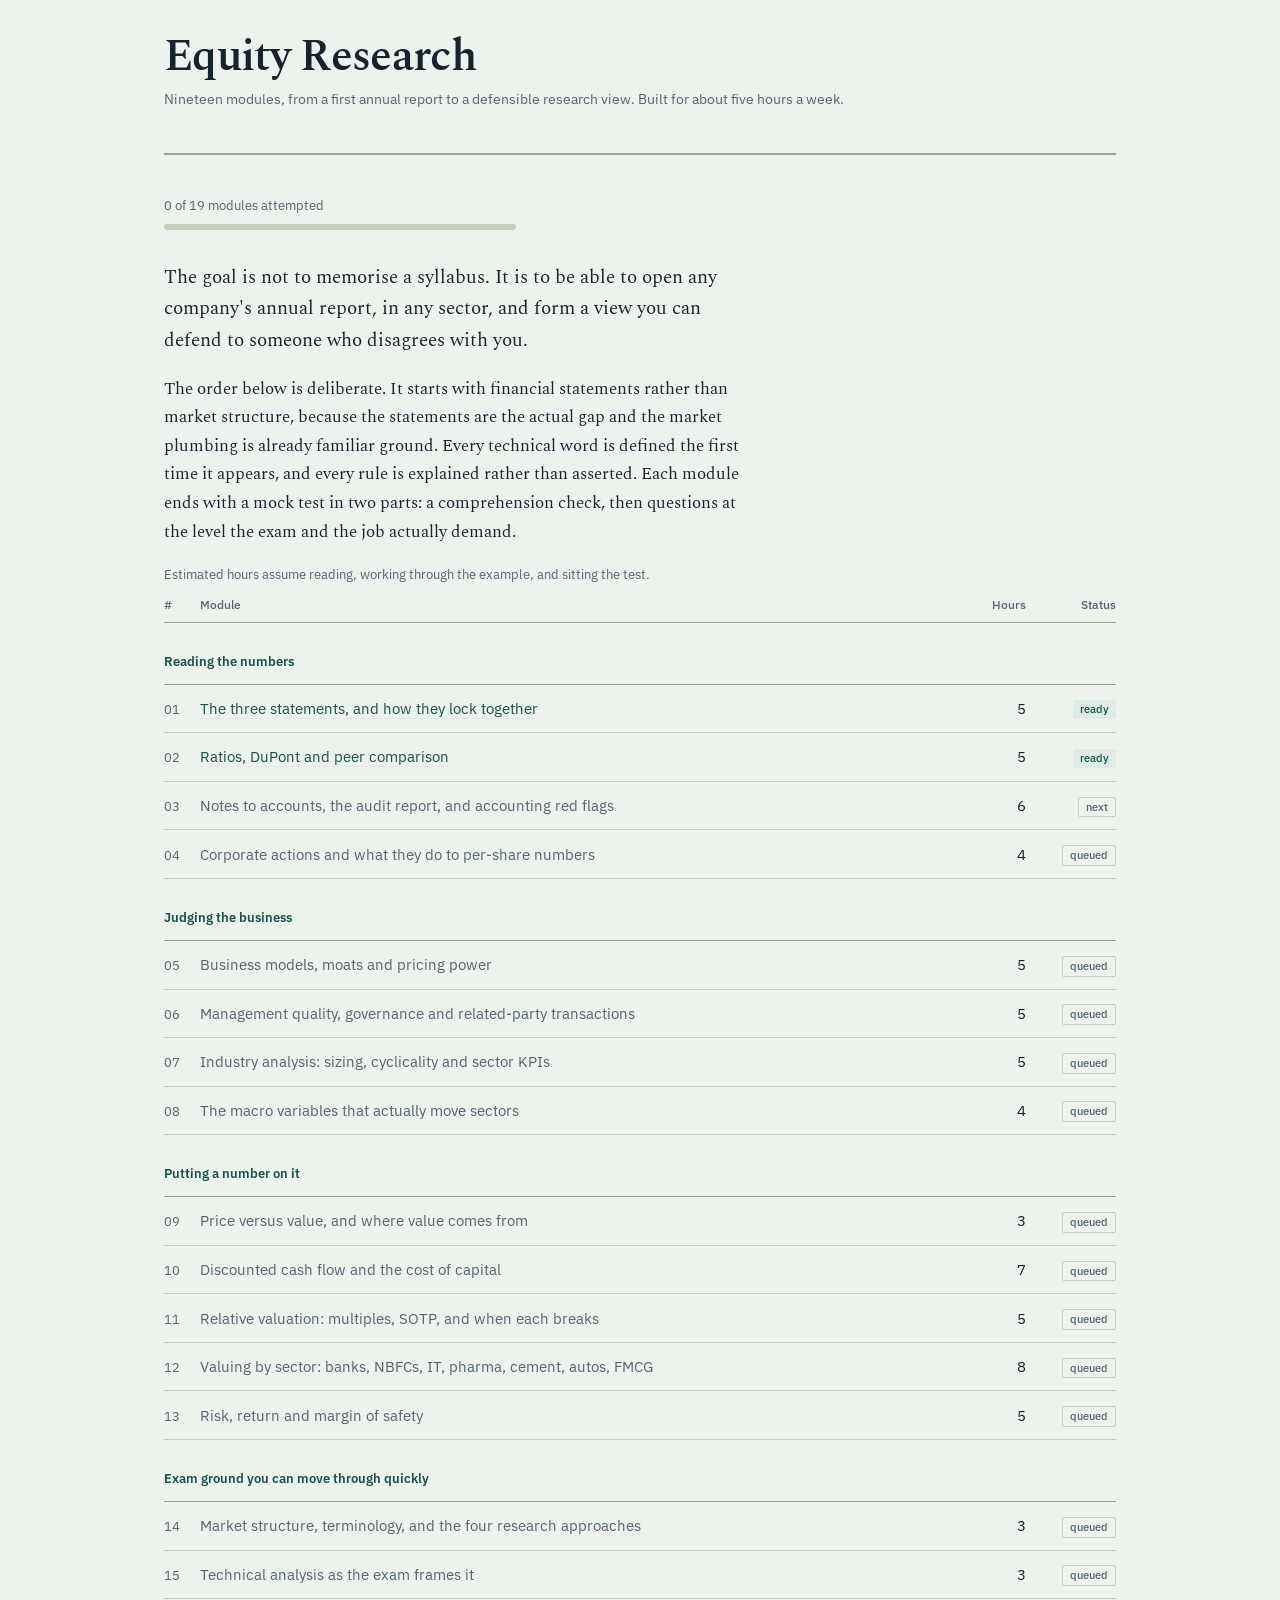
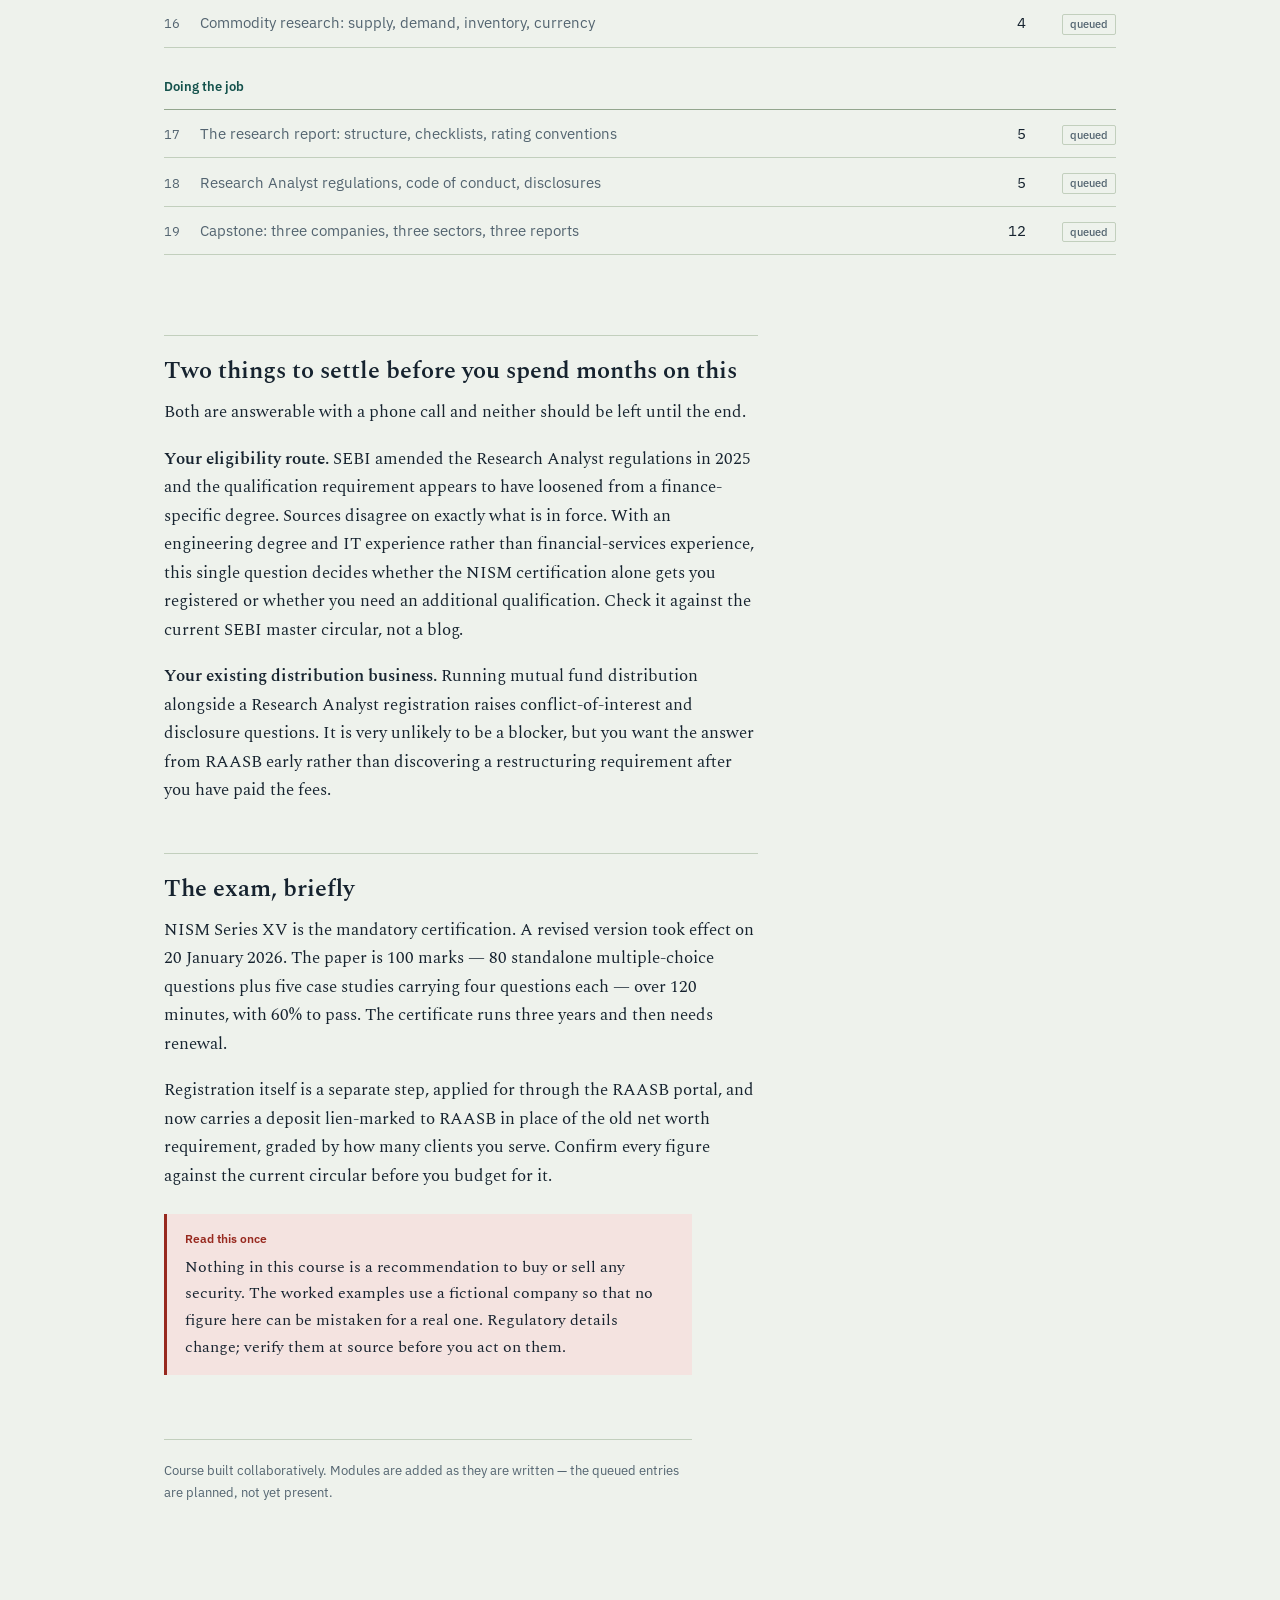
<file: index.html>
<!DOCTYPE html>
<html lang="en">
<head>
<meta charset="utf-8">
<meta name="viewport" content="width=device-width, initial-scale=1">
<title>Equity Research — a working course</title>
<link rel="stylesheet" href="assets/style.css">
<link rel="manifest" href="manifest.webmanifest">
<meta name="theme-color" content="#14524c">
<meta name="apple-mobile-web-app-capable" content="yes">
<meta name="apple-mobile-web-app-status-bar-style" content="default">
<link rel="apple-touch-icon" href="assets/icon-192.png">
<link rel="icon" href="assets/icon-192.png">
</head>
<body>
<div class="wrap">

  <header class="masthead">
    <h1>Equity Research</h1>
    <p class="standfirst">Nineteen modules, from a first annual report to a defensible research view. Built for about five hours a week.</p>
    <p class="netstate" data-net></p>
  </header>

  <div class="progress" data-progress>
    <span data-count>0 of 19 modules attempted</span>
    <div class="bar"><span></span></div>
  </div>

  <div class="prose">
    <p class="lead">The goal is not to memorise a syllabus. It is to be able to open any company's annual report, in any sector, and form a view you can defend to someone who disagrees with you.</p>
    <p>The order below is deliberate. It starts with financial statements rather than market structure, because the statements are the actual gap and the market plumbing is already familiar ground. Every technical word is defined the first time it appears, and every rule is explained rather than asserted. Each module ends with a mock test in two parts: a comprehension check, then questions at the level the exam and the job actually demand.</p>
  </div>

  <div class="scroll-x">
  <table class="ledger">
    <caption>Estimated hours assume reading, working through the example, and sitting the test.</caption>
    <thead>
      <tr>
        <th class="idx">#</th>
        <th>Module</th>
        <th class="num hide-sm">Hours</th>
        <th class="num">Status</th>
      </tr>
    </thead>
    <tbody>
<!-- ledger:start -->
      <tr class="phase-head"><td colspan="4">Reading the numbers</td></tr>
      <tr data-module="m01"><td class="idx">01</td><td><a href="modules/m01-three-statements.html">The three statements, and how they lock together</a></td><td class="num hide-sm">5</td><td class="num" data-status><span class="tag ready">ready</span></td></tr>
      <tr data-module="m02"><td class="idx">02</td><td><a href="modules/m02-ratios-dupont.html">Ratios, DuPont and peer comparison</a></td><td class="num hide-sm">5</td><td class="num" data-status><span class="tag ready">ready</span></td></tr>
      <tr><td class="idx">03</td><td><span class="locked">Notes to accounts, the audit report, and accounting red flags</span></td><td class="num hide-sm">6</td><td class="num" data-status><span class="tag soon">next</span></td></tr>
      <tr><td class="idx">04</td><td><span class="locked">Corporate actions and what they do to per-share numbers</span></td><td class="num hide-sm">4</td><td class="num" data-status><span class="tag soon">queued</span></td></tr>
      <tr class="phase-head"><td colspan="4">Judging the business</td></tr>
      <tr><td class="idx">05</td><td><span class="locked">Business models, moats and pricing power</span></td><td class="num hide-sm">5</td><td class="num" data-status><span class="tag soon">queued</span></td></tr>
      <tr><td class="idx">06</td><td><span class="locked">Management quality, governance and related-party transactions</span></td><td class="num hide-sm">5</td><td class="num" data-status><span class="tag soon">queued</span></td></tr>
      <tr><td class="idx">07</td><td><span class="locked">Industry analysis: sizing, cyclicality and sector KPIs</span></td><td class="num hide-sm">5</td><td class="num" data-status><span class="tag soon">queued</span></td></tr>
      <tr><td class="idx">08</td><td><span class="locked">The macro variables that actually move sectors</span></td><td class="num hide-sm">4</td><td class="num" data-status><span class="tag soon">queued</span></td></tr>
      <tr class="phase-head"><td colspan="4">Putting a number on it</td></tr>
      <tr><td class="idx">09</td><td><span class="locked">Price versus value, and where value comes from</span></td><td class="num hide-sm">3</td><td class="num" data-status><span class="tag soon">queued</span></td></tr>
      <tr><td class="idx">10</td><td><span class="locked">Discounted cash flow and the cost of capital</span></td><td class="num hide-sm">7</td><td class="num" data-status><span class="tag soon">queued</span></td></tr>
      <tr><td class="idx">11</td><td><span class="locked">Relative valuation: multiples, SOTP, and when each breaks</span></td><td class="num hide-sm">5</td><td class="num" data-status><span class="tag soon">queued</span></td></tr>
      <tr><td class="idx">12</td><td><span class="locked">Valuing by sector: banks, NBFCs, IT, pharma, cement, autos, FMCG</span></td><td class="num hide-sm">8</td><td class="num" data-status><span class="tag soon">queued</span></td></tr>
      <tr><td class="idx">13</td><td><span class="locked">Risk, return and margin of safety</span></td><td class="num hide-sm">5</td><td class="num" data-status><span class="tag soon">queued</span></td></tr>
      <tr class="phase-head"><td colspan="4">Exam ground you can move through quickly</td></tr>
      <tr><td class="idx">14</td><td><span class="locked">Market structure, terminology, and the four research approaches</span></td><td class="num hide-sm">3</td><td class="num" data-status><span class="tag soon">queued</span></td></tr>
      <tr><td class="idx">15</td><td><span class="locked">Technical analysis as the exam frames it</span></td><td class="num hide-sm">3</td><td class="num" data-status><span class="tag soon">queued</span></td></tr>
      <tr><td class="idx">16</td><td><span class="locked">Commodity research: supply, demand, inventory, currency</span></td><td class="num hide-sm">4</td><td class="num" data-status><span class="tag soon">queued</span></td></tr>
      <tr class="phase-head"><td colspan="4">Doing the job</td></tr>
      <tr><td class="idx">17</td><td><span class="locked">The research report: structure, checklists, rating conventions</span></td><td class="num hide-sm">5</td><td class="num" data-status><span class="tag soon">queued</span></td></tr>
      <tr><td class="idx">18</td><td><span class="locked">Research Analyst regulations, code of conduct, disclosures</span></td><td class="num hide-sm">5</td><td class="num" data-status><span class="tag soon">queued</span></td></tr>
      <tr><td class="idx">19</td><td><span class="locked">Capstone: three companies, three sectors, three reports</span></td><td class="num hide-sm">12</td><td class="num" data-status><span class="tag soon">queued</span></td></tr>
<!-- ledger:end -->
    </tbody>
  </table>
  </div>

  <div class="prose">

    <h2>Two things to settle before you spend months on this</h2>

    <p>Both are answerable with a phone call and neither should be left until the end.</p>

    <p><strong>Your eligibility route.</strong> SEBI amended the Research Analyst regulations in 2025 and the qualification requirement appears to have loosened from a finance-specific degree. Sources disagree on exactly what is in force. With an engineering degree and IT experience rather than financial-services experience, this single question decides whether the NISM certification alone gets you registered or whether you need an additional qualification. Check it against the current SEBI master circular, not a blog.</p>

    <p><strong>Your existing distribution business.</strong> Running mutual fund distribution alongside a Research Analyst registration raises conflict-of-interest and disclosure questions. It is very unlikely to be a blocker, but you want the answer from RAASB early rather than discovering a restructuring requirement after you have paid the fees.</p>

    <h2>The exam, briefly</h2>

    <p>NISM Series XV is the mandatory certification. A revised version took effect on 20 January 2026. The paper is 100 marks — 80 standalone multiple-choice questions plus five case studies carrying four questions each — over 120 minutes, with 60% to pass. The certificate runs three years and then needs renewal.</p>

    <p>Registration itself is a separate step, applied for through the RAASB portal, and now carries a deposit lien-marked to RAASB in place of the old net worth requirement, graded by how many clients you serve. Confirm every figure against the current circular before you budget for it.</p>

    <div class="note warn">
      <span class="label">Read this once</span>
      <p>Nothing in this course is a recommendation to buy or sell any security. The worked examples use a fictional company so that no figure here can be mistaken for a real one. Regulatory details change; verify them at source before you act on them.</p>
    </div>

  </div>

  <footer>
    <p>Course built collaboratively. Modules are added as they are written — the queued entries are planned, not yet present.</p>
  </footer>

</div>
<script src="assets/app.js"></script>
<script>initProgress(19); initOffline('./sw.js'); initOfflineBadge();</script>
</body>
</html>
</file>
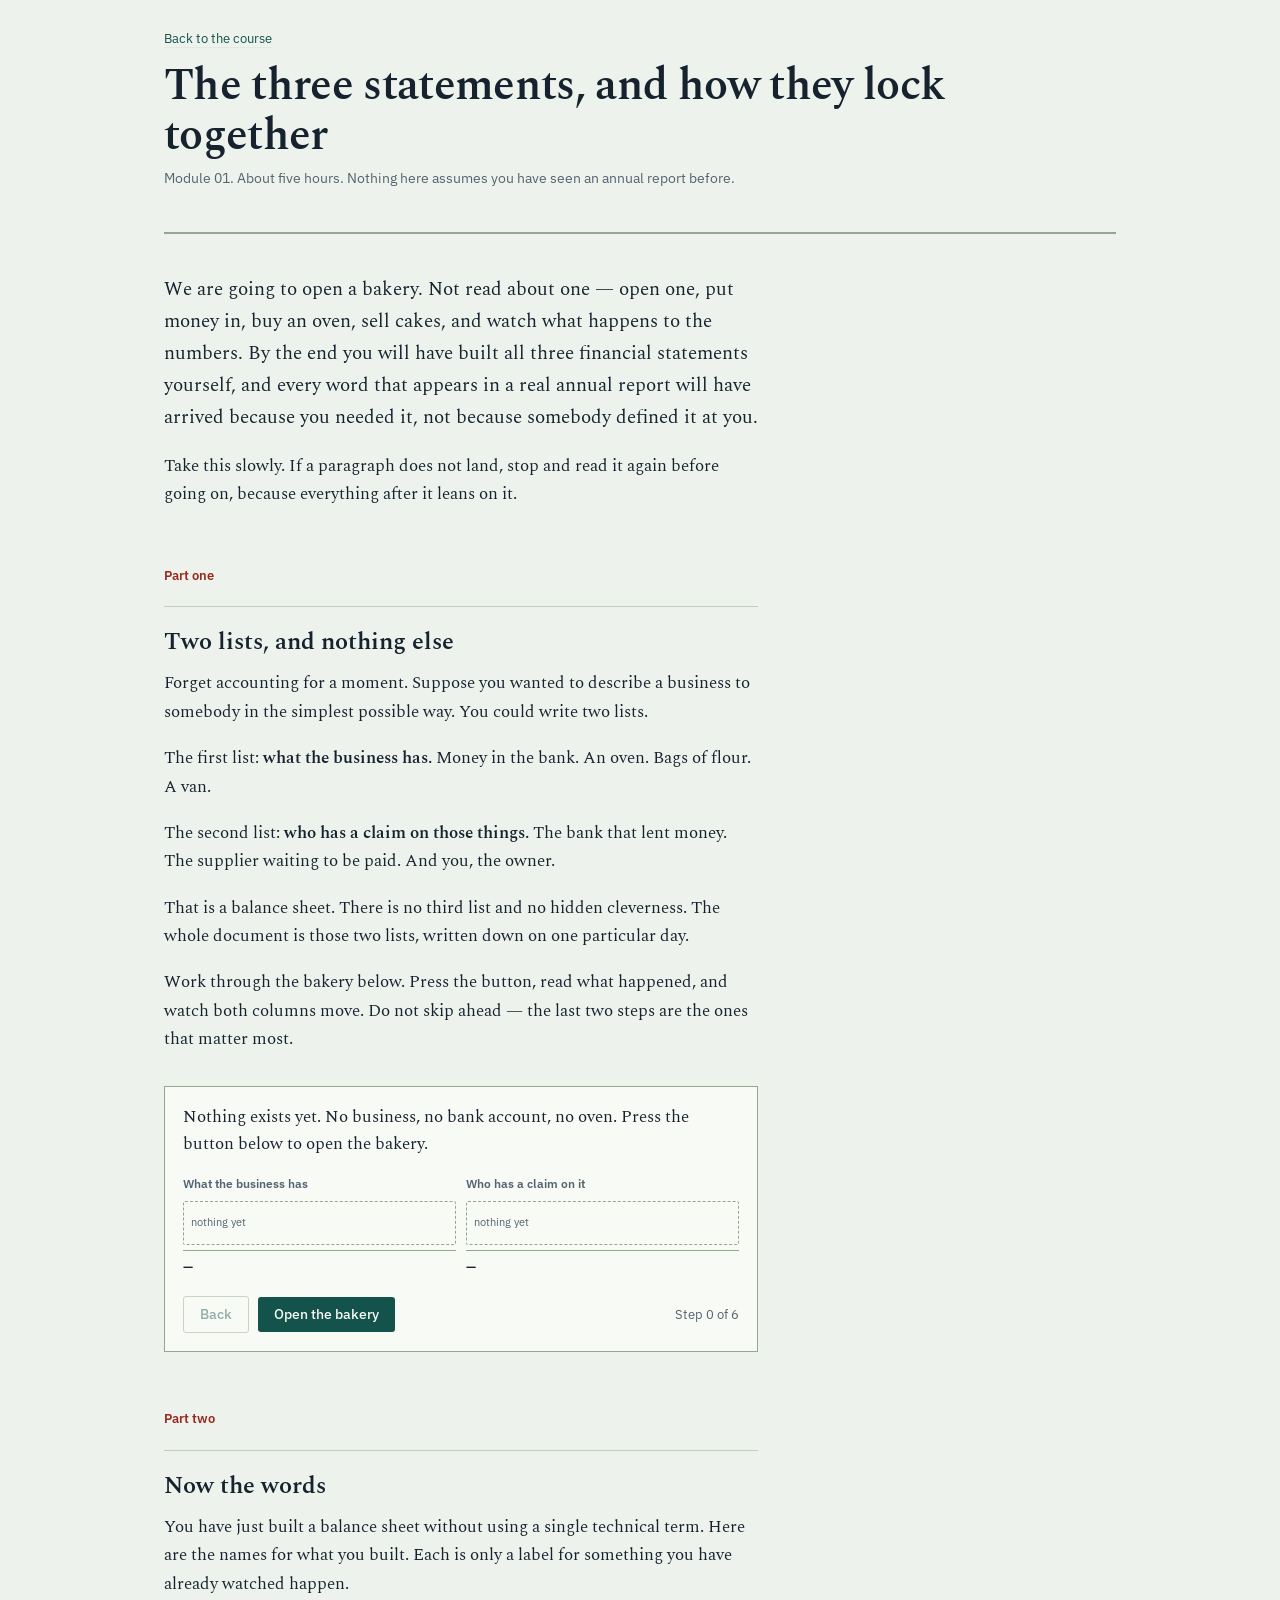
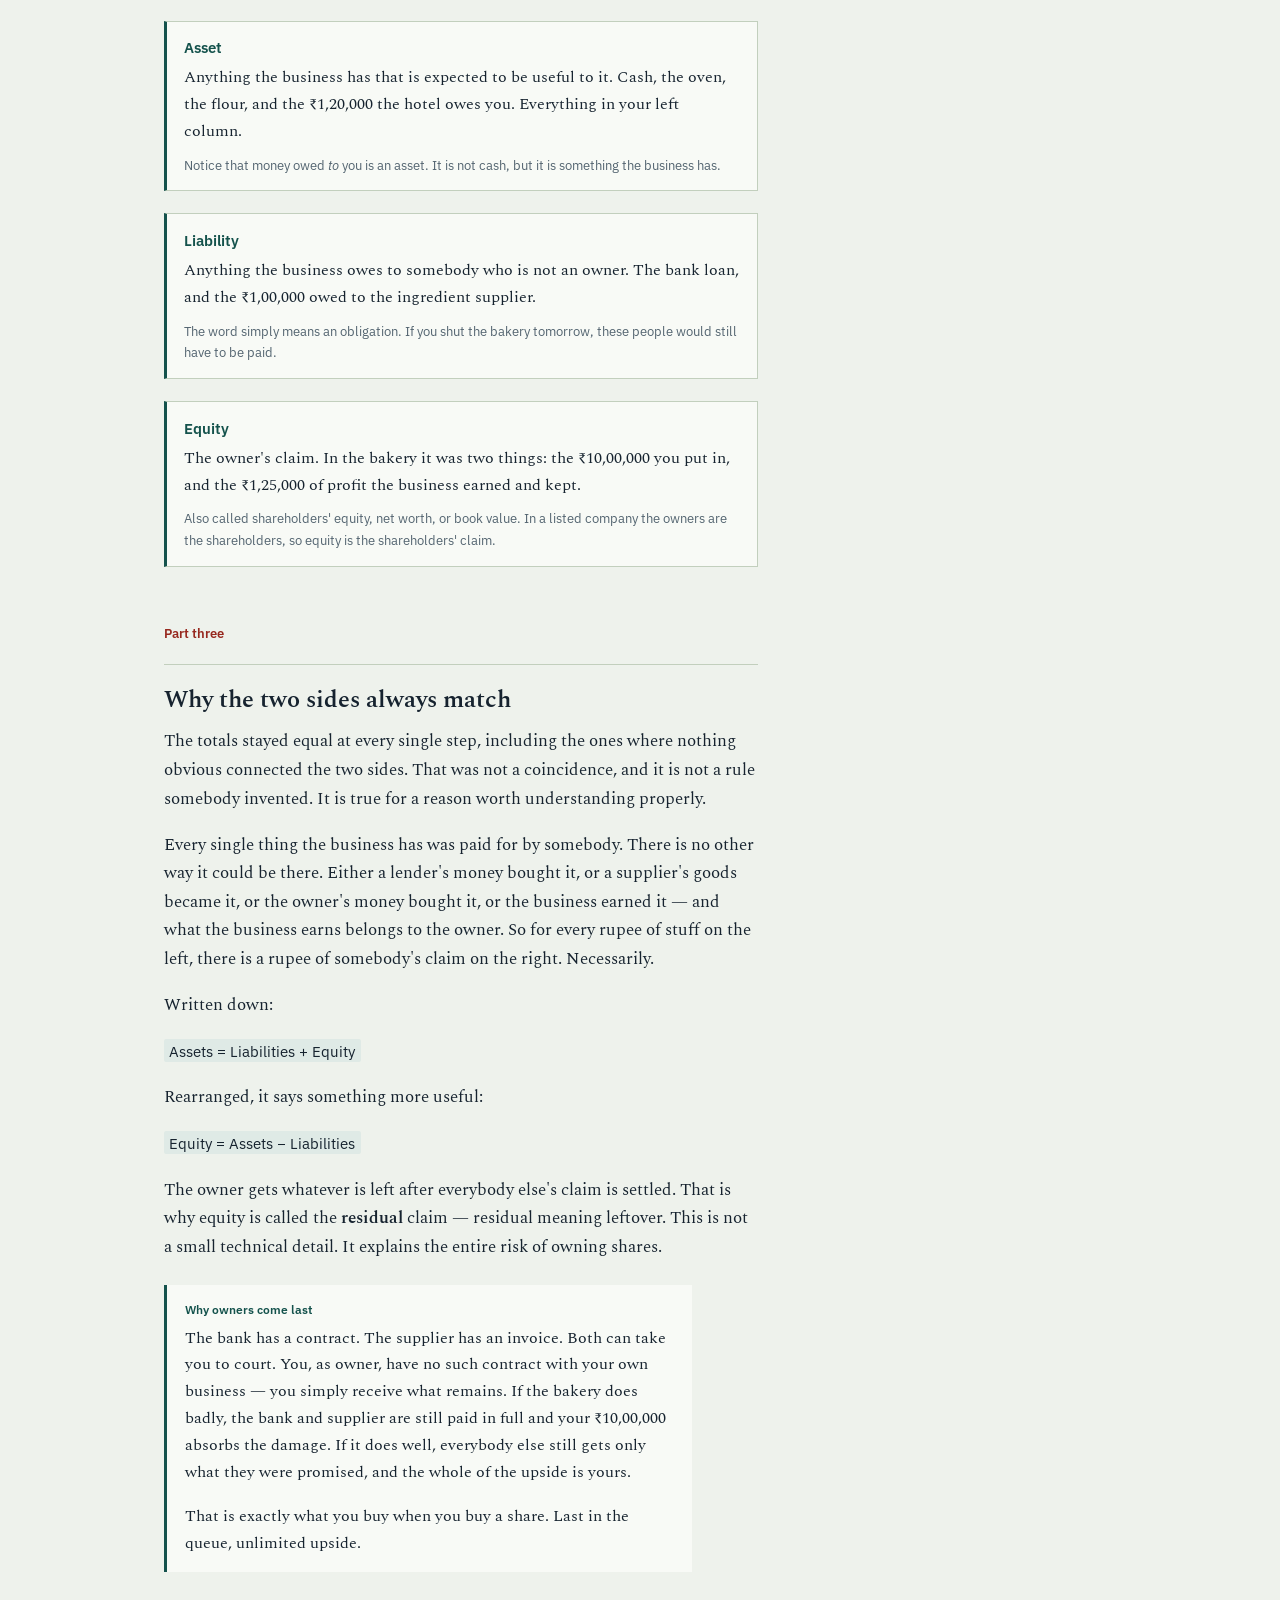
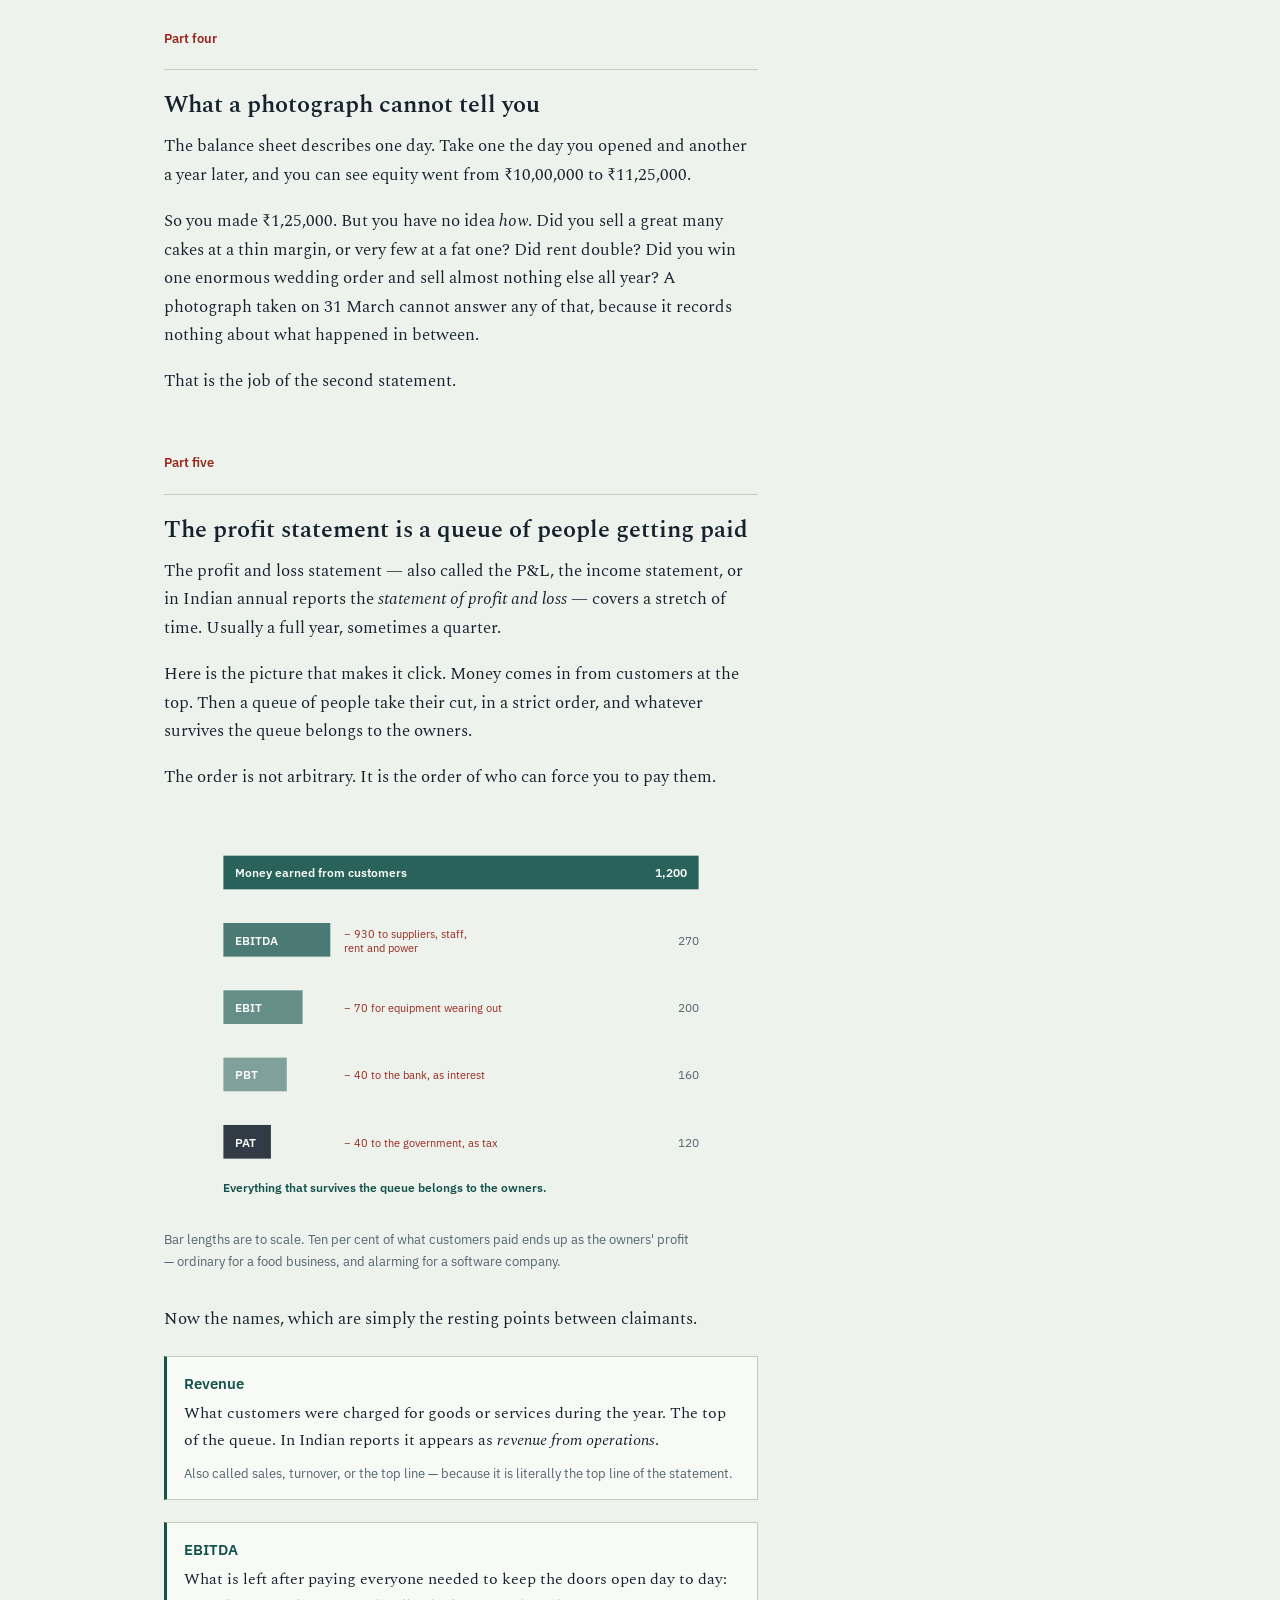
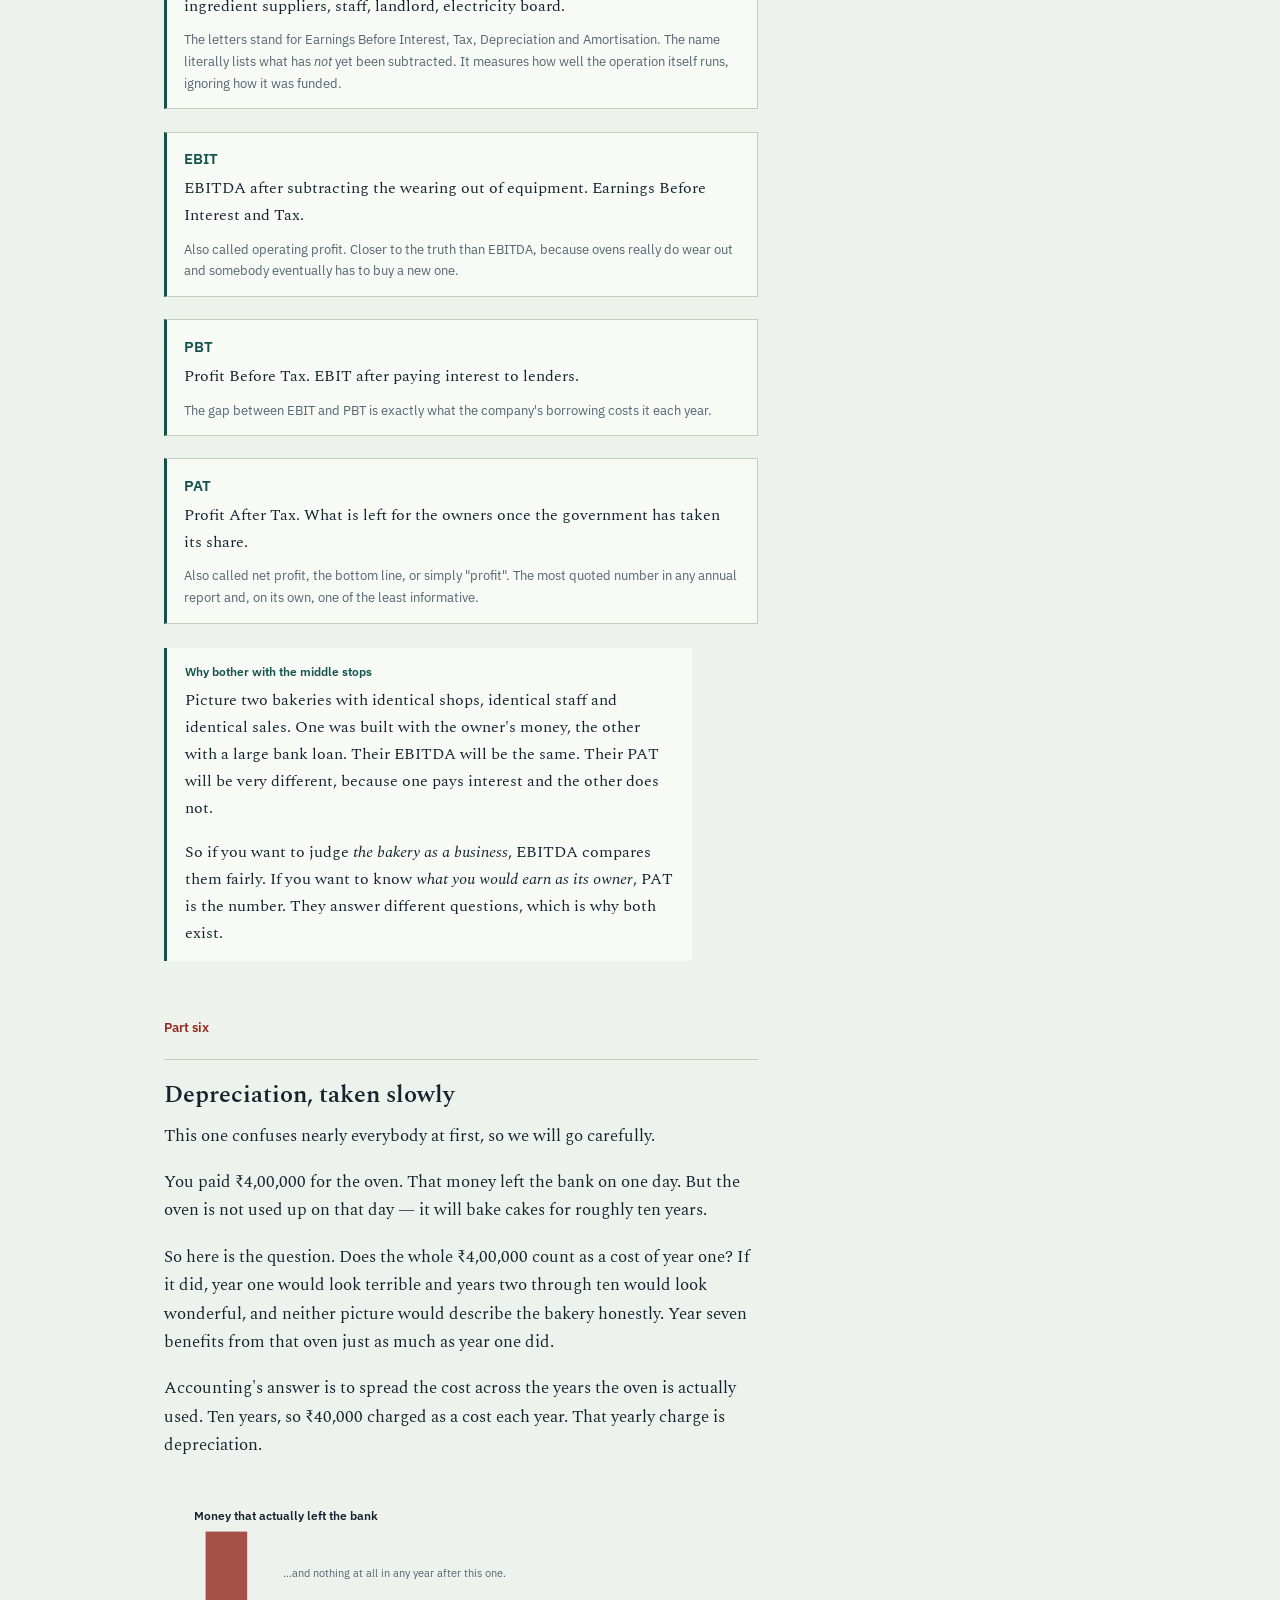
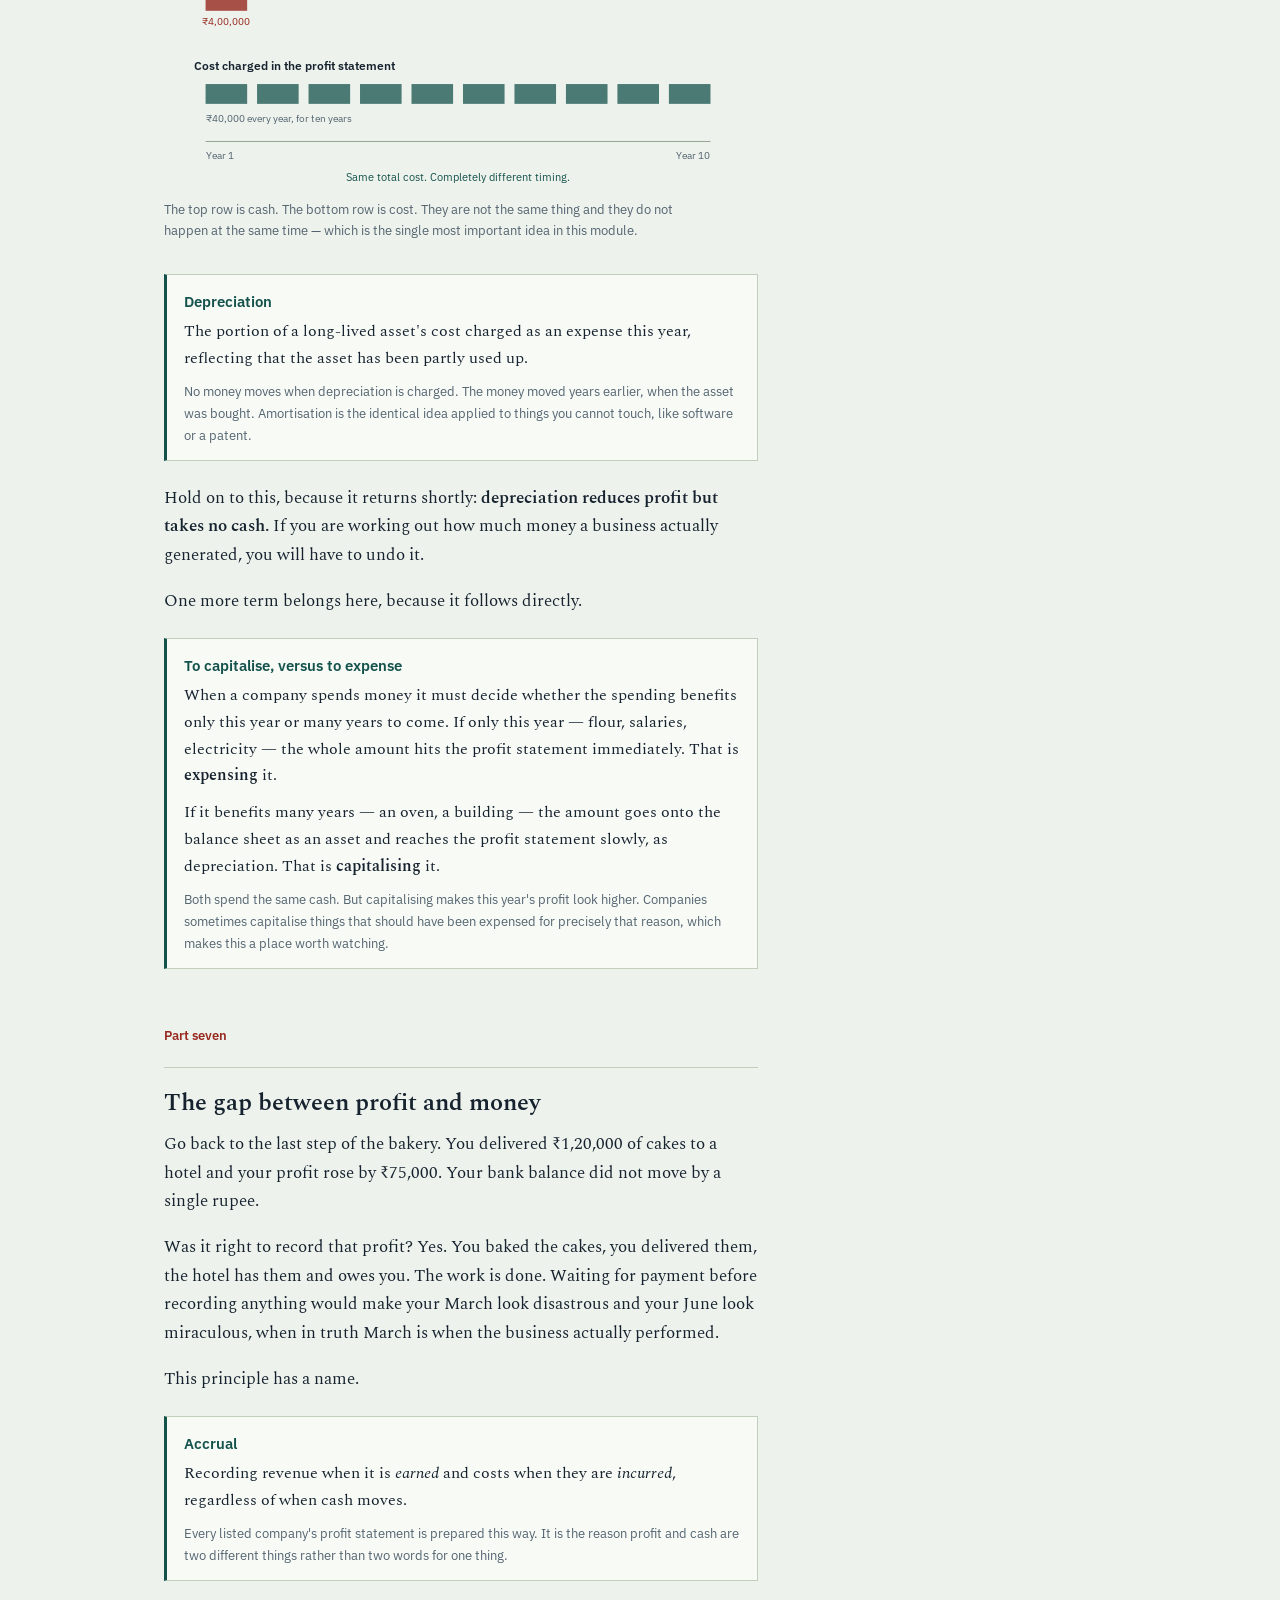
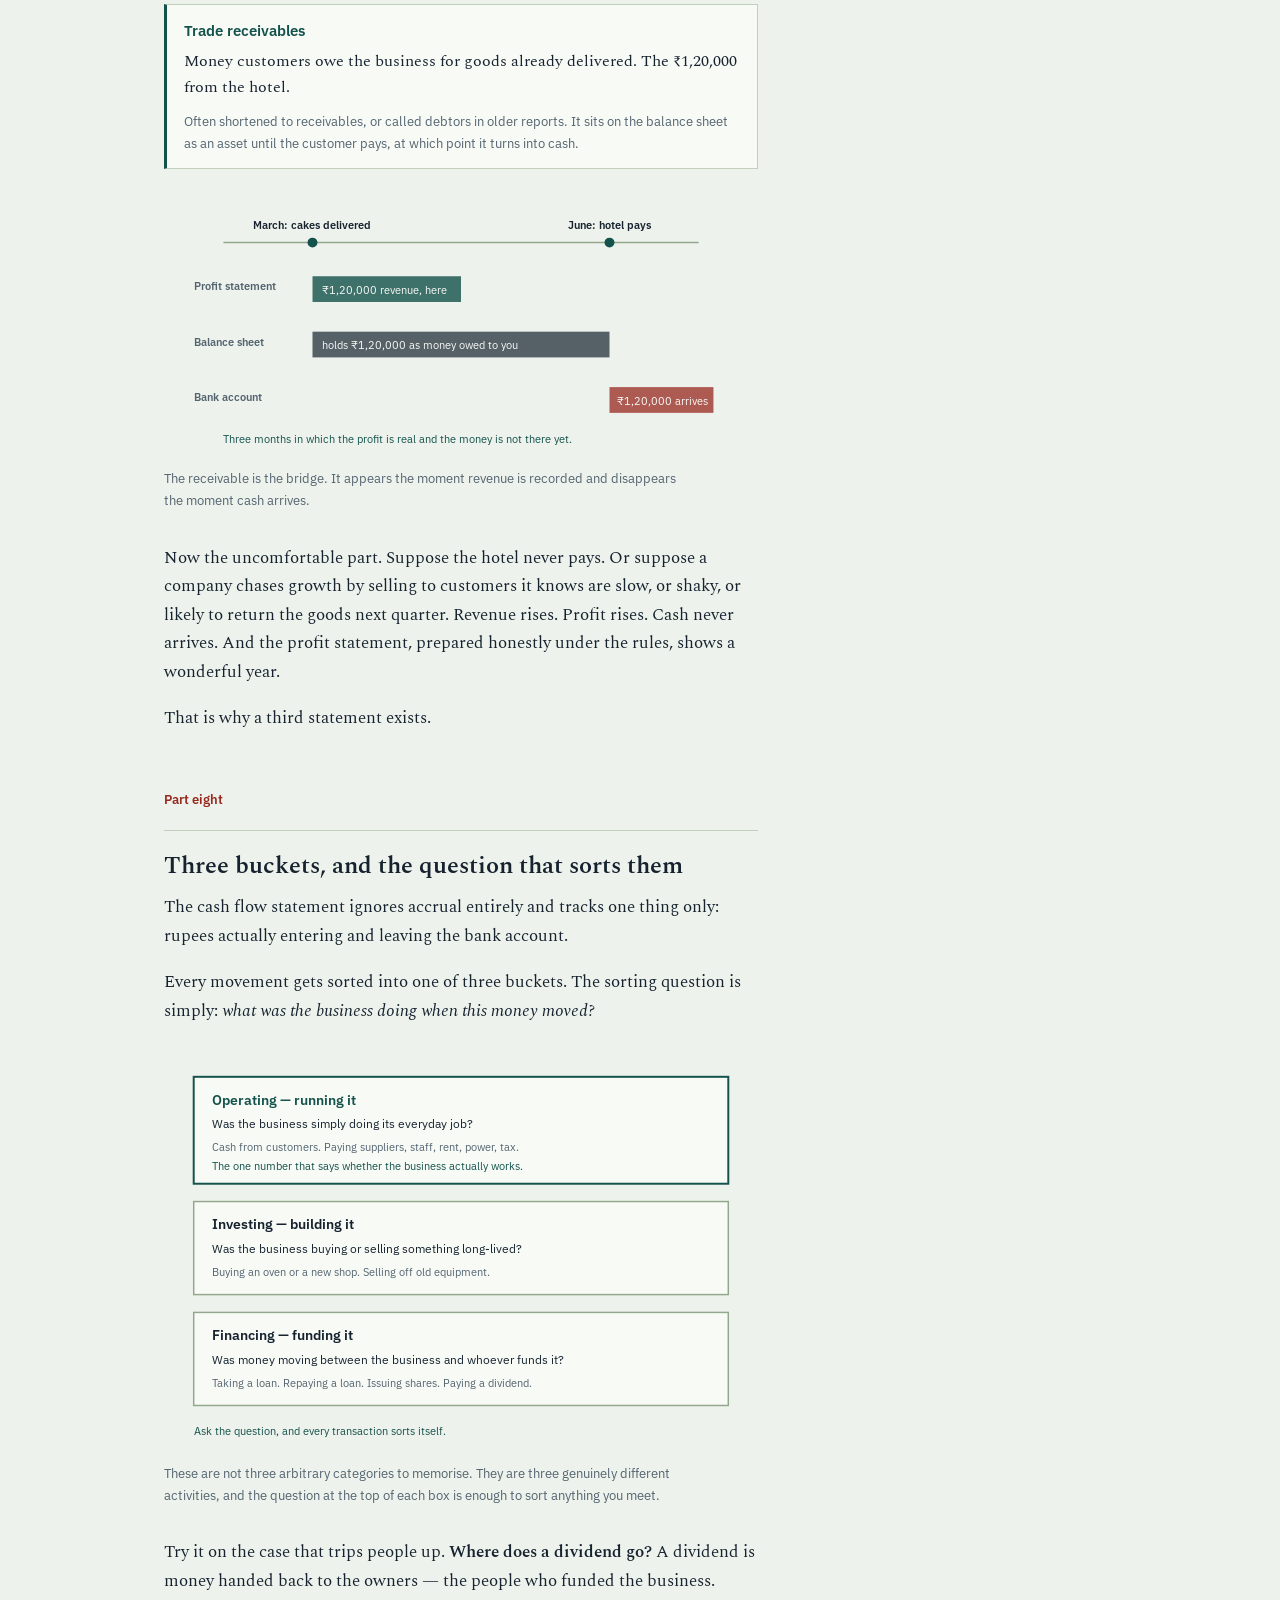
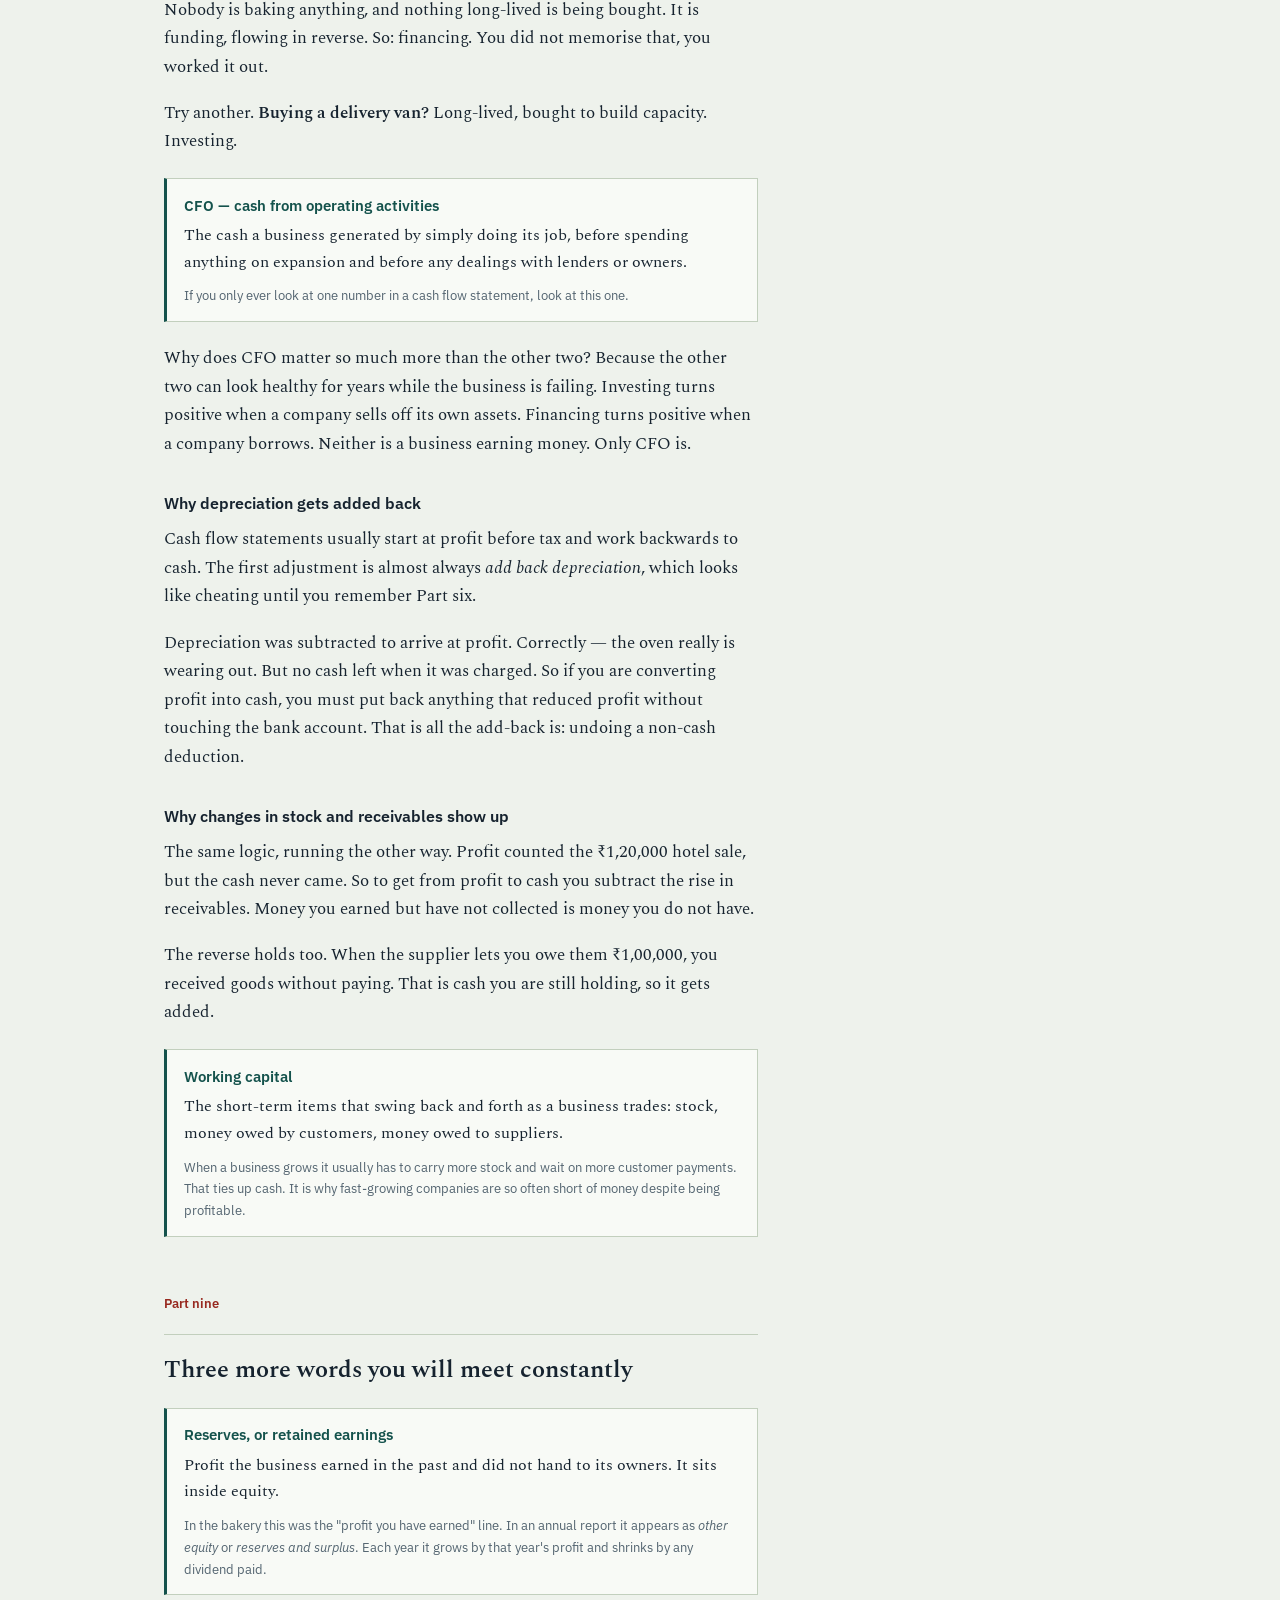
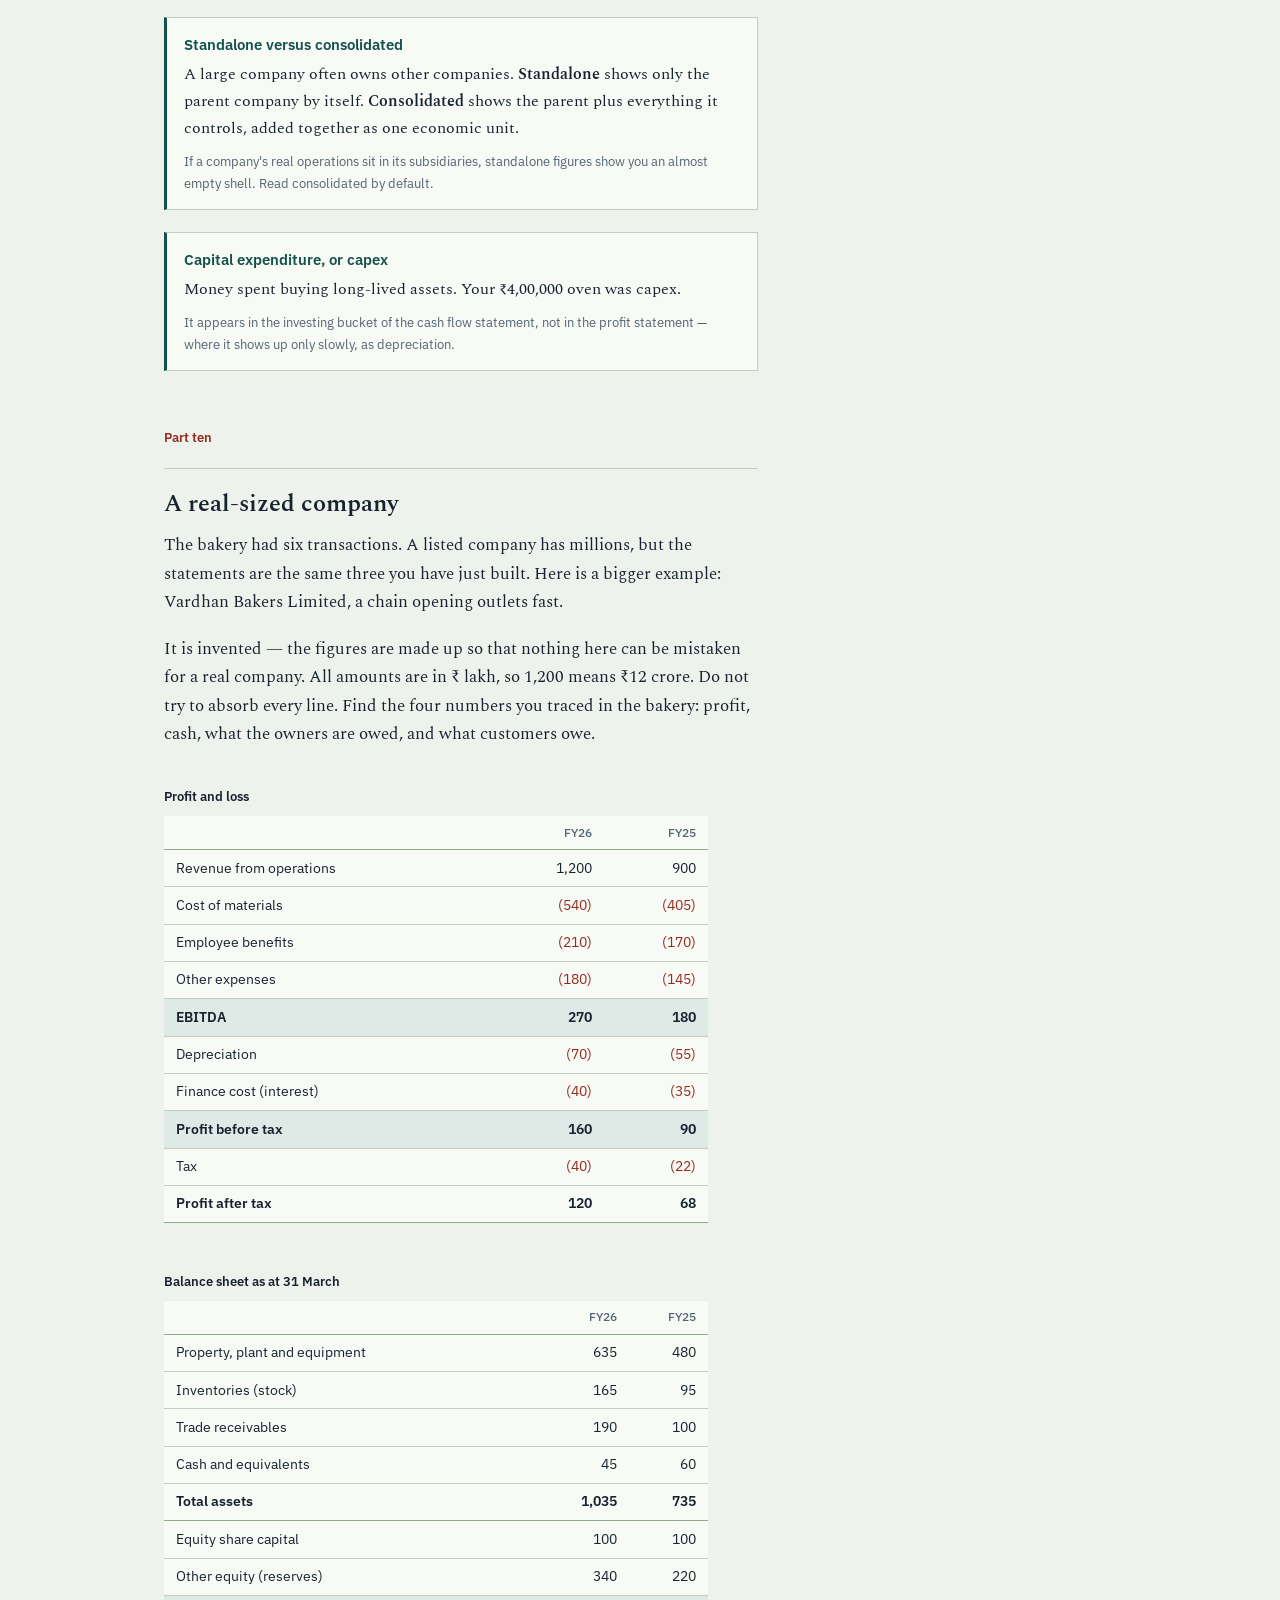
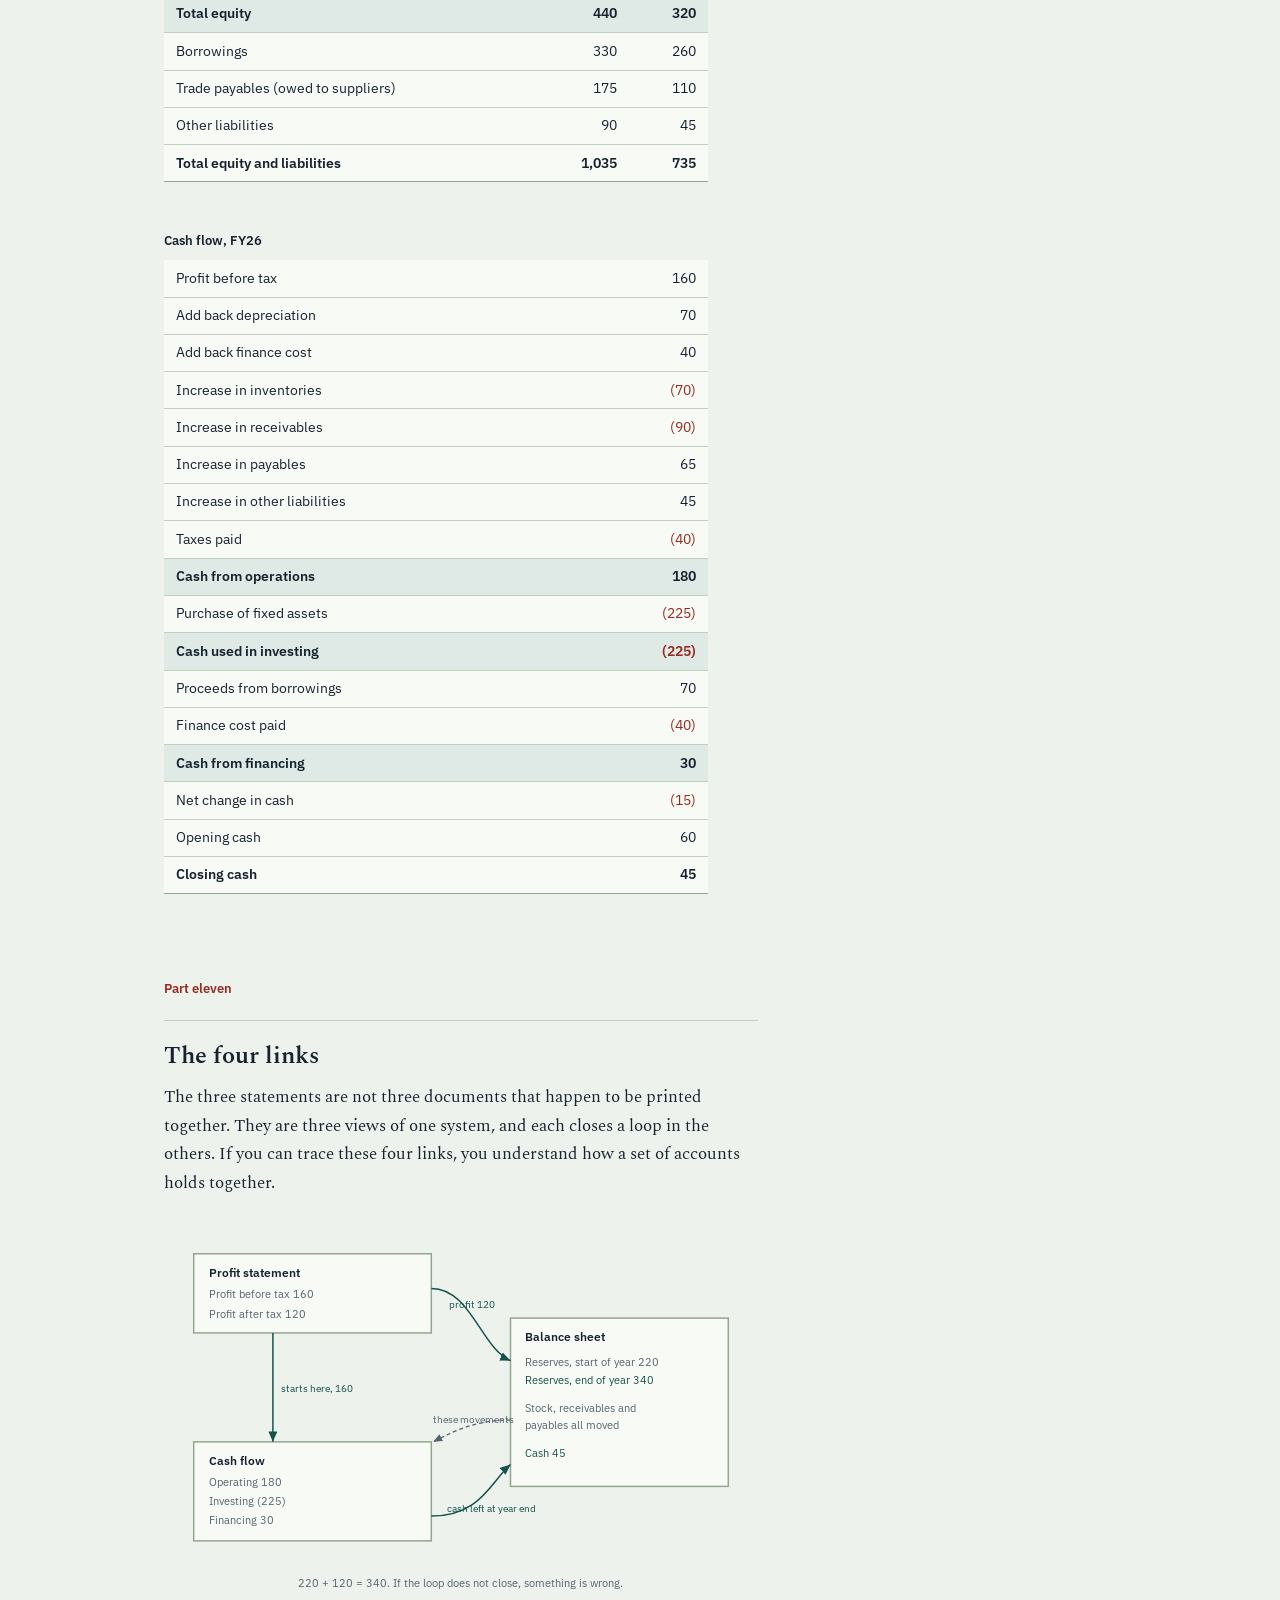
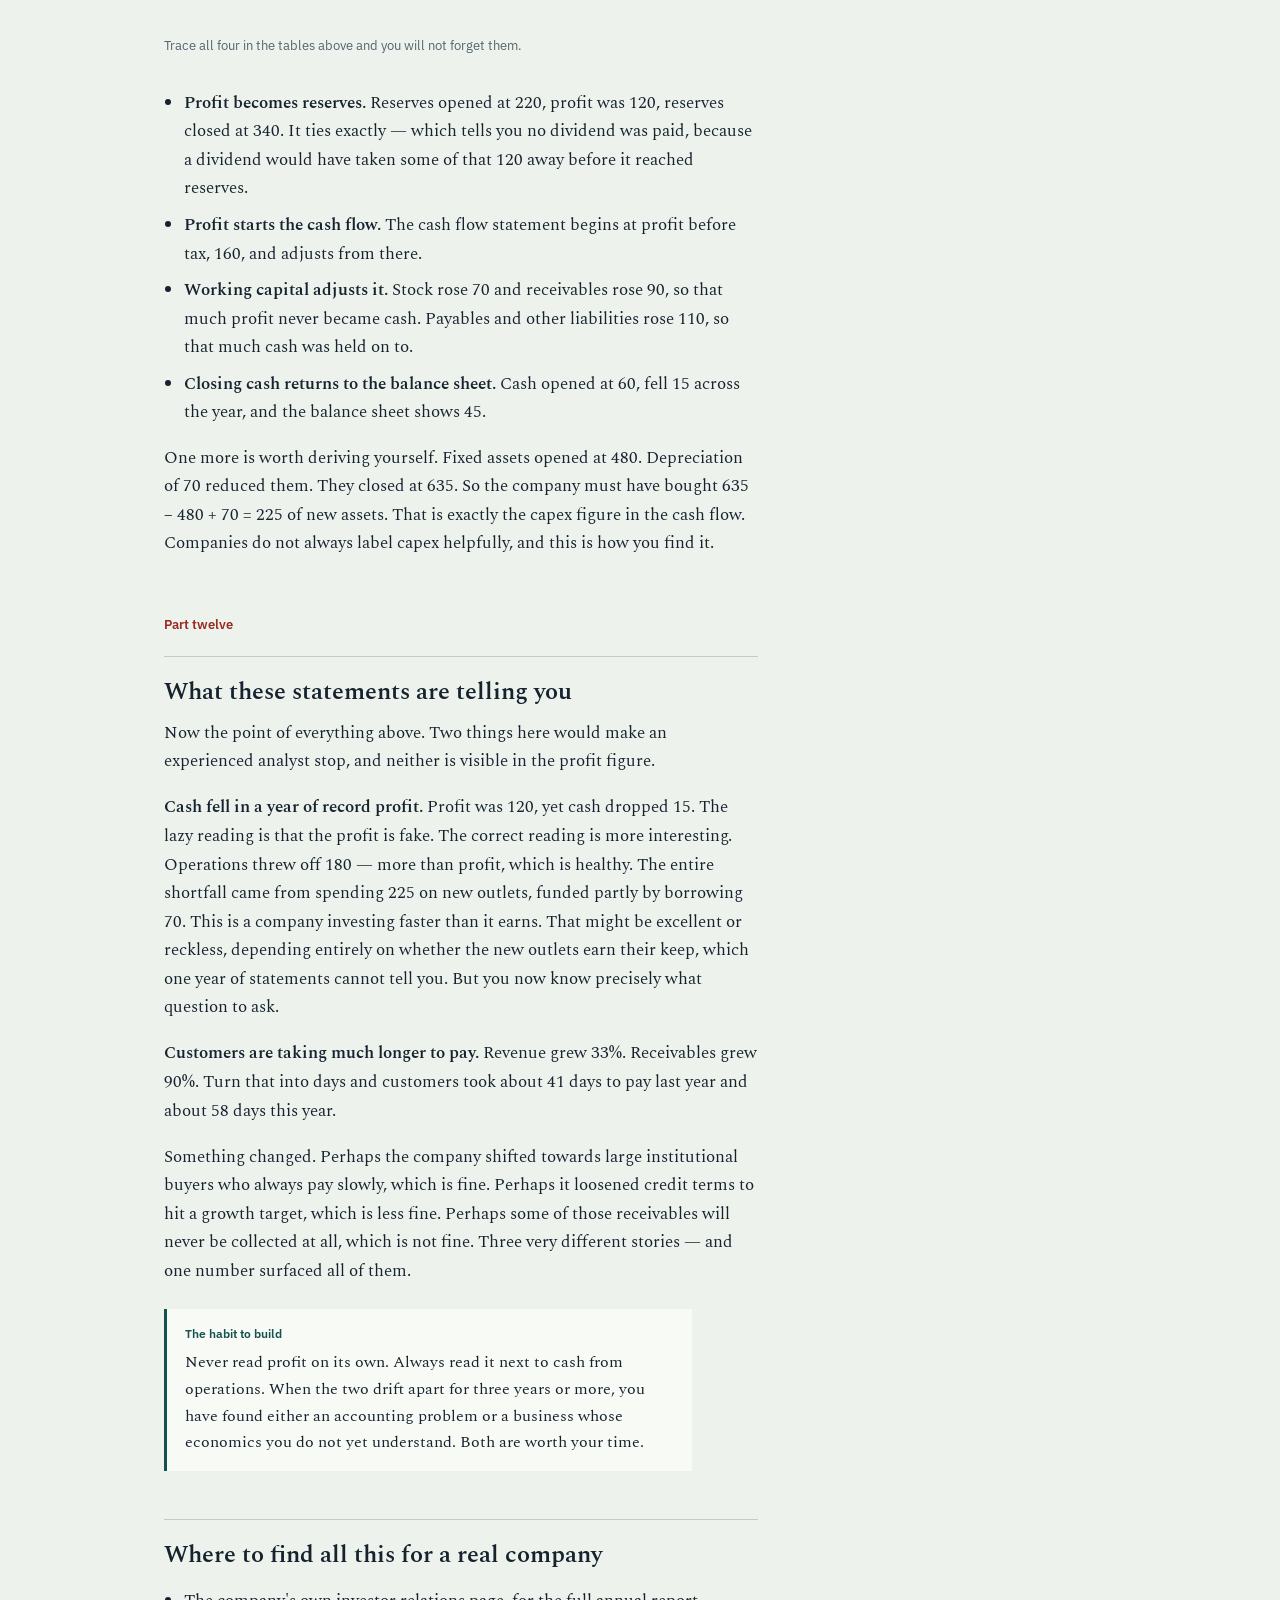
<file: modules/m01-three-statements.html>
<!DOCTYPE html>
<html lang="en">
<head>
<meta charset="utf-8">
<meta name="viewport" content="width=device-width, initial-scale=1">
<title>Module 01 — The three statements</title>
<link rel="stylesheet" href="../assets/style.css">
<link rel="manifest" href="../manifest.webmanifest">
<meta name="theme-color" content="#14524c">
<meta name="apple-mobile-web-app-capable" content="yes">
<meta name="apple-mobile-web-app-status-bar-style" content="default">
<link rel="apple-touch-icon" href="../assets/icon-192.png">
<link rel="icon" href="../assets/icon-192.png">
</head>
<body>
<div class="wrap">

  <header class="masthead">
    <a class="back" href="../index.html">Back to the course</a>
    <h1>The three statements, and how they lock together</h1>
    <p class="standfirst">Module 01. About five hours. Nothing here assumes you have seen an annual report before.</p>
    <p class="netstate" data-net></p>
  </header>

  <div class="prose">

    <p class="lead">We are going to open a bakery. Not read about one — open one, put money in, buy an oven, sell cakes, and watch what happens to the numbers. By the end you will have built all three financial statements yourself, and every word that appears in a real annual report will have arrived because you needed it, not because somebody defined it at you.</p>

    <p>Take this slowly. If a paragraph does not land, stop and read it again before going on, because everything after it leans on it.</p>

    <p class="part">Part one</p>
    <h2>Two lists, and nothing else</h2>

    <p>Forget accounting for a moment. Suppose you wanted to describe a business to somebody in the simplest possible way. You could write two lists.</p>

    <p>The first list: <strong>what the business has.</strong> Money in the bank. An oven. Bags of flour. A van.</p>

    <p>The second list: <strong>who has a claim on those things.</strong> The bank that lent money. The supplier waiting to be paid. And you, the owner.</p>

    <p>That is a balance sheet. There is no third list and no hidden cleverness. The whole document is those two lists, written down on one particular day.</p>

    <p>Work through the bakery below. Press the button, read what happened, and watch both columns move. Do not skip ahead — the last two steps are the ones that matter most.</p>

    <div class="builder" data-builder>
      <p class="say" data-say></p>
      <p class="note" data-note></p>
      <div class="cols">
        <div class="col">
          <h4>What the business has</h4>
          <div class="stack" data-col-assets></div>
          <div class="tot" data-tot-assets>—</div>
        </div>
        <div class="col">
          <h4>Who has a claim on it</h4>
          <div class="stack" data-col-funding></div>
          <div class="tot" data-tot-funding>—</div>
        </div>
      </div>
      <div class="controls">
        <button type="button" class="ghost" data-prev>Back</button>
        <button type="button" data-next>Open the bakery</button>
        <span data-count></span>
      </div>
    </div>

    <p class="part">Part two</p>
    <h2>Now the words</h2>

    <p>You have just built a balance sheet without using a single technical term. Here are the names for what you built. Each is only a label for something you have already watched happen.</p>

    <div class="def">
      <span class="word">Asset</span>
      <p>Anything the business has that is expected to be useful to it. Cash, the oven, the flour, and the ₹1,20,000 the hotel owes you. Everything in your left column.</p>
      <p class="lit">Notice that money owed <em>to</em> you is an asset. It is not cash, but it is something the business has.</p>
    </div>

    <div class="def">
      <span class="word">Liability</span>
      <p>Anything the business owes to somebody who is not an owner. The bank loan, and the ₹1,00,000 owed to the ingredient supplier.</p>
      <p class="lit">The word simply means an obligation. If you shut the bakery tomorrow, these people would still have to be paid.</p>
    </div>

    <div class="def">
      <span class="word">Equity</span>
      <p>The owner's claim. In the bakery it was two things: the ₹10,00,000 you put in, and the ₹1,25,000 of profit the business earned and kept.</p>
      <p class="lit">Also called shareholders' equity, net worth, or book value. In a listed company the owners are the shareholders, so equity is the shareholders' claim.</p>
    </div>

    <p class="part">Part three</p>
    <h2>Why the two sides always match</h2>

    <p>The totals stayed equal at every single step, including the ones where nothing obvious connected the two sides. That was not a coincidence, and it is not a rule somebody invented. It is true for a reason worth understanding properly.</p>

    <p>Every single thing the business has was paid for by somebody. There is no other way it could be there. Either a lender's money bought it, or a supplier's goods became it, or the owner's money bought it, or the business earned it — and what the business earns belongs to the owner. So for every rupee of stuff on the left, there is a rupee of somebody's claim on the right. Necessarily.</p>

    <p>Written down:</p>

    <p><code>Assets = Liabilities + Equity</code></p>

    <p>Rearranged, it says something more useful:</p>

    <p><code>Equity = Assets − Liabilities</code></p>

    <p>The owner gets whatever is left after everybody else's claim is settled. That is why equity is called the <strong>residual</strong> claim — residual meaning leftover. This is not a small technical detail. It explains the entire risk of owning shares.</p>

    <div class="note">
      <span class="label">Why owners come last</span>
      <p>The bank has a contract. The supplier has an invoice. Both can take you to court. You, as owner, have no such contract with your own business — you simply receive what remains. If the bakery does badly, the bank and supplier are still paid in full and your ₹10,00,000 absorbs the damage. If it does well, everybody else still gets only what they were promised, and the whole of the upside is yours.</p>
      <p>That is exactly what you buy when you buy a share. Last in the queue, unlimited upside.</p>
    </div>

    <p class="part">Part four</p>
    <h2>What a photograph cannot tell you</h2>

    <p>The balance sheet describes one day. Take one the day you opened and another a year later, and you can see equity went from ₹10,00,000 to ₹11,25,000.</p>

    <p>So you made ₹1,25,000. But you have no idea <em>how</em>. Did you sell a great many cakes at a thin margin, or very few at a fat one? Did rent double? Did you win one enormous wedding order and sell almost nothing else all year? A photograph taken on 31 March cannot answer any of that, because it records nothing about what happened in between.</p>

    <p>That is the job of the second statement.</p>

    <p class="part">Part five</p>
    <h2>The profit statement is a queue of people getting paid</h2>

    <p>The profit and loss statement — also called the P&amp;L, the income statement, or in Indian annual reports the <em>statement of profit and loss</em> — covers a stretch of time. Usually a full year, sometimes a quarter.</p>

    <p>Here is the picture that makes it click. Money comes in from customers at the top. Then a queue of people take their cut, in a strict order, and whatever survives the queue belongs to the owners.</p>

    <p>The order is not arbitrary. It is the order of who can force you to pay them.</p>

    <figure>
      <svg viewBox="0 0 600 400" xmlns="http://www.w3.org/2000/svg" role="img" aria-label="Money from customers of 1200 shrinks as each claimant takes a cut. Suppliers and staff take 930 leaving EBITDA of 270. Equipment wearing out takes 70 leaving EBIT of 200. The bank takes 40 as interest leaving PBT of 160. The government takes 40 as tax leaving PAT of 120 for the owners.">
        <g font-family="IBM Plex Sans, sans-serif">
          <rect x="60" y="32" width="480" height="34" fill="var(--accent)" fill-opacity="0.9"/>
          <text x="72" y="54" font-size="12" font-weight="600" fill="var(--paper-raised)">Money earned from customers</text>
          <text x="528" y="54" text-anchor="end" font-size="12" font-weight="600" fill="var(--paper-raised)">1,200</text>

          <rect x="60" y="100" width="108" height="34" fill="var(--accent)" fill-opacity="0.75"/>
          <text x="72" y="122" font-size="12" font-weight="600" fill="var(--paper-raised)">EBITDA</text>
          <text x="182" y="115" font-size="11" fill="var(--flag)">− 930 to suppliers, staff,</text>
          <text x="182" y="129" font-size="11" fill="var(--flag)">rent and power</text>
          <text x="540" y="122" text-anchor="end" font-size="12" fill="var(--ink-soft)">270</text>

          <rect x="60" y="168" width="80" height="34" fill="var(--accent)" fill-opacity="0.62"/>
          <text x="72" y="190" font-size="12" font-weight="600" fill="var(--paper-raised)">EBIT</text>
          <text x="182" y="190" font-size="11" fill="var(--flag)">− 70 for equipment wearing out</text>
          <text x="540" y="190" text-anchor="end" font-size="12" fill="var(--ink-soft)">200</text>

          <rect x="60" y="236" width="64" height="34" fill="var(--accent)" fill-opacity="0.5"/>
          <text x="72" y="258" font-size="12" font-weight="600" fill="var(--paper-raised)">PBT</text>
          <text x="182" y="258" font-size="11" fill="var(--flag)">− 40 to the bank, as interest</text>
          <text x="540" y="258" text-anchor="end" font-size="12" fill="var(--ink-soft)">160</text>

          <rect x="60" y="304" width="48" height="34" fill="var(--ink)" fill-opacity="0.88"/>
          <text x="72" y="326" font-size="12" font-weight="600" fill="var(--paper-raised)">PAT</text>
          <text x="182" y="326" font-size="11" fill="var(--flag)">− 40 to the government, as tax</text>
          <text x="540" y="326" text-anchor="end" font-size="12" fill="var(--ink-soft)">120</text>

          <text x="60" y="372" font-size="12" font-weight="600" fill="var(--accent)">Everything that survives the queue belongs to the owners.</text>
        </g>
      </svg>
      <figcaption>Bar lengths are to scale. Ten per cent of what customers paid ends up as the owners' profit — ordinary for a food business, and alarming for a software company.</figcaption>
    </figure>

    <p>Now the names, which are simply the resting points between claimants.</p>

    <div class="def">
      <span class="word">Revenue</span>
      <p>What customers were charged for goods or services during the year. The top of the queue. In Indian reports it appears as <em>revenue from operations</em>.</p>
      <p class="lit">Also called sales, turnover, or the top line — because it is literally the top line of the statement.</p>
    </div>

    <div class="def">
      <span class="word">EBITDA</span>
      <p>What is left after paying everyone needed to keep the doors open day to day: ingredient suppliers, staff, landlord, electricity board.</p>
      <p class="lit">The letters stand for Earnings Before Interest, Tax, Depreciation and Amortisation. The name literally lists what has <em>not</em> yet been subtracted. It measures how well the operation itself runs, ignoring how it was funded.</p>
    </div>

    <div class="def">
      <span class="word">EBIT</span>
      <p>EBITDA after subtracting the wearing out of equipment. Earnings Before Interest and Tax.</p>
      <p class="lit">Also called operating profit. Closer to the truth than EBITDA, because ovens really do wear out and somebody eventually has to buy a new one.</p>
    </div>

    <div class="def">
      <span class="word">PBT</span>
      <p>Profit Before Tax. EBIT after paying interest to lenders.</p>
      <p class="lit">The gap between EBIT and PBT is exactly what the company's borrowing costs it each year.</p>
    </div>

    <div class="def">
      <span class="word">PAT</span>
      <p>Profit After Tax. What is left for the owners once the government has taken its share.</p>
      <p class="lit">Also called net profit, the bottom line, or simply "profit". The most quoted number in any annual report and, on its own, one of the least informative.</p>
    </div>

    <div class="note">
      <span class="label">Why bother with the middle stops</span>
      <p>Picture two bakeries with identical shops, identical staff and identical sales. One was built with the owner's money, the other with a large bank loan. Their EBITDA will be the same. Their PAT will be very different, because one pays interest and the other does not.</p>
      <p>So if you want to judge <em>the bakery as a business</em>, EBITDA compares them fairly. If you want to know <em>what you would earn as its owner</em>, PAT is the number. They answer different questions, which is why both exist.</p>
    </div>

    <p class="part">Part six</p>
    <h2>Depreciation, taken slowly</h2>

    <p>This one confuses nearly everybody at first, so we will go carefully.</p>

    <p>You paid ₹4,00,000 for the oven. That money left the bank on one day. But the oven is not used up on that day — it will bake cakes for roughly ten years.</p>

    <p>So here is the question. Does the whole ₹4,00,000 count as a cost of year one? If it did, year one would look terrible and years two through ten would look wonderful, and neither picture would describe the bakery honestly. Year seven benefits from that oven just as much as year one did.</p>

    <p>Accounting's answer is to spread the cost across the years the oven is actually used. Ten years, so ₹40,000 charged as a cost each year. That yearly charge is depreciation.</p>

    <figure>
      <svg viewBox="0 0 600 300" xmlns="http://www.w3.org/2000/svg" role="img" aria-label="Two rows across ten years. The top row shows a single large cash outflow of four lakh rupees in year one and nothing afterwards. The bottom row shows an equal charge of forty thousand rupees in every one of the ten years.">
        <g font-family="IBM Plex Sans, sans-serif">
          <text x="30" y="28" font-size="12" font-weight="600" fill="var(--ink)">Money that actually left the bank</text>
          <rect x="42" y="40" width="42" height="80" fill="var(--flag)" fill-opacity="0.8"/>
          <text x="63" y="134" text-anchor="middle" font-size="10" fill="var(--flag)">₹4,00,000</text>
          <text x="120" y="86" font-size="11" fill="var(--ink-soft)">…and nothing at all in any year after this one.</text>

          <text x="30" y="180" font-size="12" font-weight="600" fill="var(--ink)">Cost charged in the profit statement</text>
          <g fill="var(--accent)" fill-opacity="0.75">
            <rect x="42"  y="194" width="42" height="20"/>
            <rect x="94"  y="194" width="42" height="20"/>
            <rect x="146" y="194" width="42" height="20"/>
            <rect x="198" y="194" width="42" height="20"/>
            <rect x="250" y="194" width="42" height="20"/>
            <rect x="302" y="194" width="42" height="20"/>
            <rect x="354" y="194" width="42" height="20"/>
            <rect x="406" y="194" width="42" height="20"/>
            <rect x="458" y="194" width="42" height="20"/>
            <rect x="510" y="194" width="42" height="20"/>
          </g>
          <text x="42" y="232" font-size="10" fill="var(--ink-soft)">₹40,000 every year, for ten years</text>

          <line x1="42" y1="252" x2="552" y2="252" stroke="var(--rule-strong)"/>
          <text x="42"  y="270" font-size="10" fill="var(--ink-soft)">Year 1</text>
          <text x="552" y="270" text-anchor="end" font-size="10" fill="var(--ink-soft)">Year 10</text>
          <text x="297" y="292" text-anchor="middle" font-size="11" fill="var(--accent)">Same total cost. Completely different timing.</text>
        </g>
      </svg>
      <figcaption>The top row is cash. The bottom row is cost. They are not the same thing and they do not happen at the same time — which is the single most important idea in this module.</figcaption>
    </figure>

    <div class="def">
      <span class="word">Depreciation</span>
      <p>The portion of a long-lived asset's cost charged as an expense this year, reflecting that the asset has been partly used up.</p>
      <p class="lit">No money moves when depreciation is charged. The money moved years earlier, when the asset was bought. Amortisation is the identical idea applied to things you cannot touch, like software or a patent.</p>
    </div>

    <p>Hold on to this, because it returns shortly: <strong>depreciation reduces profit but takes no cash.</strong> If you are working out how much money a business actually generated, you will have to undo it.</p>

    <p>One more term belongs here, because it follows directly.</p>

    <div class="def">
      <span class="word">To capitalise, versus to expense</span>
      <p>When a company spends money it must decide whether the spending benefits only this year or many years to come. If only this year — flour, salaries, electricity — the whole amount hits the profit statement immediately. That is <strong>expensing</strong> it.</p>
      <p>If it benefits many years — an oven, a building — the amount goes onto the balance sheet as an asset and reaches the profit statement slowly, as depreciation. That is <strong>capitalising</strong> it.</p>
      <p class="lit">Both spend the same cash. But capitalising makes this year's profit look higher. Companies sometimes capitalise things that should have been expensed for precisely that reason, which makes this a place worth watching.</p>
    </div>

    <p class="part">Part seven</p>
    <h2>The gap between profit and money</h2>

    <p>Go back to the last step of the bakery. You delivered ₹1,20,000 of cakes to a hotel and your profit rose by ₹75,000. Your bank balance did not move by a single rupee.</p>

    <p>Was it right to record that profit? Yes. You baked the cakes, you delivered them, the hotel has them and owes you. The work is done. Waiting for payment before recording anything would make your March look disastrous and your June look miraculous, when in truth March is when the business actually performed.</p>

    <p>This principle has a name.</p>

    <div class="def">
      <span class="word">Accrual</span>
      <p>Recording revenue when it is <em>earned</em> and costs when they are <em>incurred</em>, regardless of when cash moves.</p>
      <p class="lit">Every listed company's profit statement is prepared this way. It is the reason profit and cash are two different things rather than two words for one thing.</p>
    </div>

    <div class="def">
      <span class="word">Trade receivables</span>
      <p>Money customers owe the business for goods already delivered. The ₹1,20,000 from the hotel.</p>
      <p class="lit">Often shortened to receivables, or called debtors in older reports. It sits on the balance sheet as an asset until the customer pays, at which point it turns into cash.</p>
    </div>

    <figure>
      <svg viewBox="0 0 600 260" xmlns="http://www.w3.org/2000/svg" role="img" aria-label="A timeline from March to June. In March the profit statement records revenue of one lakh twenty thousand rupees. From March until June the balance sheet holds that amount as money owed by the customer. In June the cash arrives in the bank account.">
        <g font-family="IBM Plex Sans, sans-serif">
          <line x1="60" y1="42" x2="540" y2="42" stroke="var(--rule-strong)" stroke-width="1.5"/>
          <circle cx="150" cy="42" r="5" fill="var(--accent)"/>
          <circle cx="450" cy="42" r="5" fill="var(--accent)"/>
          <text x="150" y="28" text-anchor="middle" font-size="11" font-weight="600" fill="var(--ink)">March: cakes delivered</text>
          <text x="450" y="28" text-anchor="middle" font-size="11" font-weight="600" fill="var(--ink)">June: hotel pays</text>

          <text x="30" y="90" font-size="11" font-weight="600" fill="var(--ink-soft)">Profit statement</text>
          <rect x="150" y="76" width="150" height="26" fill="var(--accent)" fill-opacity="0.8"/>
          <text x="160" y="94" font-size="11" fill="var(--paper-raised)">₹1,20,000 revenue, here</text>

          <text x="30" y="146" font-size="11" font-weight="600" fill="var(--ink-soft)">Balance sheet</text>
          <rect x="150" y="132" width="300" height="26" fill="var(--ink)" fill-opacity="0.7"/>
          <text x="160" y="150" font-size="11" fill="var(--paper-raised)">holds ₹1,20,000 as money owed to you</text>

          <text x="30" y="202" font-size="11" font-weight="600" fill="var(--ink-soft)">Bank account</text>
          <rect x="450" y="188" width="105" height="26" fill="var(--flag)" fill-opacity="0.75"/>
          <text x="458" y="206" font-size="11" fill="var(--paper-raised)">₹1,20,000 arrives</text>

          <text x="60" y="244" font-size="11" fill="var(--accent)">Three months in which the profit is real and the money is not there yet.</text>
        </g>
      </svg>
      <figcaption>The receivable is the bridge. It appears the moment revenue is recorded and disappears the moment cash arrives.</figcaption>
    </figure>

    <p>Now the uncomfortable part. Suppose the hotel never pays. Or suppose a company chases growth by selling to customers it knows are slow, or shaky, or likely to return the goods next quarter. Revenue rises. Profit rises. Cash never arrives. And the profit statement, prepared honestly under the rules, shows a wonderful year.</p>

    <p>That is why a third statement exists.</p>

    <p class="part">Part eight</p>
    <h2>Three buckets, and the question that sorts them</h2>

    <p>The cash flow statement ignores accrual entirely and tracks one thing only: rupees actually entering and leaving the bank account.</p>

    <p>Every movement gets sorted into one of three buckets. The sorting question is simply: <em>what was the business doing when this money moved?</em></p>

    <figure>
      <svg viewBox="0 0 600 400" xmlns="http://www.w3.org/2000/svg" role="img" aria-label="Three buckets. Operating covers running the business day to day. Investing covers building the business by buying or selling long-lived assets. Financing covers funding the business through lenders and owners.">
        <g font-family="IBM Plex Sans, sans-serif">
          <rect x="30" y="20" width="540" height="108" fill="var(--paper-raised)" stroke="var(--accent)" stroke-width="2"/>
          <text x="48" y="48" font-size="14" font-weight="600" fill="var(--accent)">Operating — running it</text>
          <text x="48" y="72" font-size="12" fill="var(--ink)">Was the business simply doing its everyday job?</text>
          <text x="48" y="95" font-size="11" fill="var(--ink-soft)">Cash from customers. Paying suppliers, staff, rent, power, tax.</text>
          <text x="48" y="114" font-size="11" fill="var(--accent)">The one number that says whether the business actually works.</text>

          <rect x="30" y="146" width="540" height="94" fill="var(--paper-raised)" stroke="var(--rule-strong)" stroke-width="1.5"/>
          <text x="48" y="174" font-size="14" font-weight="600" fill="var(--ink)">Investing — building it</text>
          <text x="48" y="198" font-size="12" fill="var(--ink)">Was the business buying or selling something long-lived?</text>
          <text x="48" y="221" font-size="11" fill="var(--ink-soft)">Buying an oven or a new shop. Selling off old equipment.</text>

          <rect x="30" y="258" width="540" height="94" fill="var(--paper-raised)" stroke="var(--rule-strong)" stroke-width="1.5"/>
          <text x="48" y="286" font-size="14" font-weight="600" fill="var(--ink)">Financing — funding it</text>
          <text x="48" y="310" font-size="12" fill="var(--ink)">Was money moving between the business and whoever funds it?</text>
          <text x="48" y="333" font-size="11" fill="var(--ink-soft)">Taking a loan. Repaying a loan. Issuing shares. Paying a dividend.</text>

          <text x="30" y="382" font-size="11" fill="var(--accent)">Ask the question, and every transaction sorts itself.</text>
        </g>
      </svg>
      <figcaption>These are not three arbitrary categories to memorise. They are three genuinely different activities, and the question at the top of each box is enough to sort anything you meet.</figcaption>
    </figure>

    <p>Try it on the case that trips people up. <strong>Where does a dividend go?</strong> A dividend is money handed back to the owners — the people who funded the business. Nobody is baking anything, and nothing long-lived is being bought. It is funding, flowing in reverse. So: financing. You did not memorise that, you worked it out.</p>

    <p>Try another. <strong>Buying a delivery van?</strong> Long-lived, bought to build capacity. Investing.</p>

    <div class="def">
      <span class="word">CFO — cash from operating activities</span>
      <p>The cash a business generated by simply doing its job, before spending anything on expansion and before any dealings with lenders or owners.</p>
      <p class="lit">If you only ever look at one number in a cash flow statement, look at this one.</p>
    </div>

    <p>Why does CFO matter so much more than the other two? Because the other two can look healthy for years while the business is failing. Investing turns positive when a company sells off its own assets. Financing turns positive when a company borrows. Neither is a business earning money. Only CFO is.</p>

    <h3>Why depreciation gets added back</h3>

    <p>Cash flow statements usually start at profit before tax and work backwards to cash. The first adjustment is almost always <em>add back depreciation</em>, which looks like cheating until you remember Part six.</p>

    <p>Depreciation was subtracted to arrive at profit. Correctly — the oven really is wearing out. But no cash left when it was charged. So if you are converting profit into cash, you must put back anything that reduced profit without touching the bank account. That is all the add-back is: undoing a non-cash deduction.</p>

    <h3>Why changes in stock and receivables show up</h3>

    <p>The same logic, running the other way. Profit counted the ₹1,20,000 hotel sale, but the cash never came. So to get from profit to cash you subtract the rise in receivables. Money you earned but have not collected is money you do not have.</p>

    <p>The reverse holds too. When the supplier lets you owe them ₹1,00,000, you received goods without paying. That is cash you are still holding, so it gets added.</p>

    <div class="def">
      <span class="word">Working capital</span>
      <p>The short-term items that swing back and forth as a business trades: stock, money owed by customers, money owed to suppliers.</p>
      <p class="lit">When a business grows it usually has to carry more stock and wait on more customer payments. That ties up cash. It is why fast-growing companies are so often short of money despite being profitable.</p>
    </div>

    <p class="part">Part nine</p>
    <h2>Three more words you will meet constantly</h2>

    <div class="def">
      <span class="word">Reserves, or retained earnings</span>
      <p>Profit the business earned in the past and did not hand to its owners. It sits inside equity.</p>
      <p class="lit">In the bakery this was the "profit you have earned" line. In an annual report it appears as <em>other equity</em> or <em>reserves and surplus</em>. Each year it grows by that year's profit and shrinks by any dividend paid.</p>
    </div>

    <div class="def">
      <span class="word">Standalone versus consolidated</span>
      <p>A large company often owns other companies. <strong>Standalone</strong> shows only the parent company by itself. <strong>Consolidated</strong> shows the parent plus everything it controls, added together as one economic unit.</p>
      <p class="lit">If a company's real operations sit in its subsidiaries, standalone figures show you an almost empty shell. Read consolidated by default.</p>
    </div>

    <div class="def">
      <span class="word">Capital expenditure, or capex</span>
      <p>Money spent buying long-lived assets. Your ₹4,00,000 oven was capex.</p>
      <p class="lit">It appears in the investing bucket of the cash flow statement, not in the profit statement — where it shows up only slowly, as depreciation.</p>
    </div>

    <p class="part">Part ten</p>
    <h2>A real-sized company</h2>

    <p>The bakery had six transactions. A listed company has millions, but the statements are the same three you have just built. Here is a bigger example: Vardhan Bakers Limited, a chain opening outlets fast.</p>

    <p>It is invented — the figures are made up so that nothing here can be mistaken for a real company. All amounts are in ₹ lakh, so 1,200 means ₹12 crore. Do not try to absorb every line. Find the four numbers you traced in the bakery: profit, cash, what the owners are owed, and what customers owe.</p>

    <div class="scroll-x">
    <table class="fin">
      <caption>Profit and loss</caption>
      <thead><tr><th>&nbsp;</th><th>FY26</th><th>FY25</th></tr></thead>
      <tbody>
        <tr><td>Revenue from operations</td><td>1,200</td><td>900</td></tr>
        <tr><td>Cost of materials</td><td class="neg">(540)</td><td class="neg">(405)</td></tr>
        <tr><td>Employee benefits</td><td class="neg">(210)</td><td class="neg">(170)</td></tr>
        <tr><td>Other expenses</td><td class="neg">(180)</td><td class="neg">(145)</td></tr>
        <tr class="sub"><td>EBITDA</td><td>270</td><td>180</td></tr>
        <tr><td>Depreciation</td><td class="neg">(70)</td><td class="neg">(55)</td></tr>
        <tr><td>Finance cost (interest)</td><td class="neg">(40)</td><td class="neg">(35)</td></tr>
        <tr class="sub"><td>Profit before tax</td><td>160</td><td>90</td></tr>
        <tr><td>Tax</td><td class="neg">(40)</td><td class="neg">(22)</td></tr>
        <tr class="total"><td>Profit after tax</td><td>120</td><td>68</td></tr>
      </tbody>
    </table>
    </div>

    <div class="scroll-x">
    <table class="fin">
      <caption>Balance sheet as at 31 March</caption>
      <thead><tr><th>&nbsp;</th><th>FY26</th><th>FY25</th></tr></thead>
      <tbody>
        <tr><td>Property, plant and equipment</td><td>635</td><td>480</td></tr>
        <tr><td>Inventories (stock)</td><td>165</td><td>95</td></tr>
        <tr><td>Trade receivables</td><td>190</td><td>100</td></tr>
        <tr><td>Cash and equivalents</td><td>45</td><td>60</td></tr>
        <tr class="total"><td>Total assets</td><td>1,035</td><td>735</td></tr>
        <tr><td>Equity share capital</td><td>100</td><td>100</td></tr>
        <tr><td>Other equity (reserves)</td><td>340</td><td>220</td></tr>
        <tr class="sub"><td>Total equity</td><td>440</td><td>320</td></tr>
        <tr><td>Borrowings</td><td>330</td><td>260</td></tr>
        <tr><td>Trade payables (owed to suppliers)</td><td>175</td><td>110</td></tr>
        <tr><td>Other liabilities</td><td>90</td><td>45</td></tr>
        <tr class="total"><td>Total equity and liabilities</td><td>1,035</td><td>735</td></tr>
      </tbody>
    </table>
    </div>

    <div class="scroll-x">
    <table class="fin">
      <caption>Cash flow, FY26</caption>
      <tbody>
        <tr><td>Profit before tax</td><td>160</td></tr>
        <tr><td>Add back depreciation</td><td>70</td></tr>
        <tr><td>Add back finance cost</td><td>40</td></tr>
        <tr><td>Increase in inventories</td><td class="neg">(70)</td></tr>
        <tr><td>Increase in receivables</td><td class="neg">(90)</td></tr>
        <tr><td>Increase in payables</td><td>65</td></tr>
        <tr><td>Increase in other liabilities</td><td>45</td></tr>
        <tr><td>Taxes paid</td><td class="neg">(40)</td></tr>
        <tr class="sub"><td>Cash from operations</td><td>180</td></tr>
        <tr><td>Purchase of fixed assets</td><td class="neg">(225)</td></tr>
        <tr class="sub"><td>Cash used in investing</td><td class="neg">(225)</td></tr>
        <tr><td>Proceeds from borrowings</td><td>70</td></tr>
        <tr><td>Finance cost paid</td><td class="neg">(40)</td></tr>
        <tr class="sub"><td>Cash from financing</td><td>30</td></tr>
        <tr><td>Net change in cash</td><td class="neg">(15)</td></tr>
        <tr><td>Opening cash</td><td>60</td></tr>
        <tr class="total"><td>Closing cash</td><td>45</td></tr>
      </tbody>
    </table>
    </div>

    <p class="part">Part eleven</p>
    <h2>The four links</h2>

    <p>The three statements are not three documents that happen to be printed together. They are three views of one system, and each closes a loop in the others. If you can trace these four links, you understand how a set of accounts holds together.</p>

    <figure>
      <svg viewBox="0 0 600 400" xmlns="http://www.w3.org/2000/svg" role="img" aria-label="Profit after tax of 120 flows from the profit statement into reserves on the balance sheet. Profit before tax of 160 starts the cash flow statement. Working capital movements from the balance sheet adjust the cash flow. Closing cash of 45 returns to the balance sheet.">
        <defs>
          <marker id="ah2" markerWidth="8" markerHeight="8" refX="7" refY="3" orient="auto">
            <path d="M0,0 L7,3 L0,6 Z" fill="var(--accent)"/>
          </marker>
          <marker id="ahd2" markerWidth="8" markerHeight="8" refX="7" refY="3" orient="auto">
            <path d="M0,0 L7,3 L0,6 Z" fill="var(--ink-soft)"/>
          </marker>
        </defs>
        <g font-family="IBM Plex Sans, sans-serif">
          <rect x="30" y="25" width="240" height="80" fill="var(--paper-raised)" stroke="var(--rule-strong)" stroke-width="1.5"/>
          <text x="45" y="48" font-size="12" font-weight="600" fill="var(--ink)">Profit statement</text>
          <text x="45" y="70" font-size="11" fill="var(--ink-soft)">Profit before tax 160</text>
          <text x="45" y="90" font-size="11" fill="var(--ink-soft)">Profit after tax 120</text>

          <rect x="30" y="215" width="240" height="100" fill="var(--paper-raised)" stroke="var(--rule-strong)" stroke-width="1.5"/>
          <text x="45" y="238" font-size="12" font-weight="600" fill="var(--ink)">Cash flow</text>
          <text x="45" y="260" font-size="11" fill="var(--ink-soft)">Operating 180</text>
          <text x="45" y="279" font-size="11" fill="var(--ink-soft)">Investing (225)</text>
          <text x="45" y="298" font-size="11" fill="var(--ink-soft)">Financing 30</text>

          <rect x="350" y="90" width="220" height="170" fill="var(--paper-raised)" stroke="var(--rule-strong)" stroke-width="1.5"/>
          <text x="365" y="113" font-size="12" font-weight="600" fill="var(--ink)">Balance sheet</text>
          <text x="365" y="138" font-size="11" fill="var(--ink-soft)">Reserves, start of year 220</text>
          <text x="365" y="157" font-size="11" fill="var(--accent)">Reserves, end of year 340</text>
          <text x="365" y="185" font-size="11" fill="var(--ink-soft)">Stock, receivables and</text>
          <text x="365" y="202" font-size="11" fill="var(--ink-soft)">payables all moved</text>
          <text x="365" y="230" font-size="11" fill="var(--accent)">Cash 45</text>

          <path d="M270,60 C310,60 320,120 350,133" fill="none" stroke="var(--accent)" stroke-width="1.5" marker-end="url(#ah2)"/>
          <text x="288" y="80" font-size="10" fill="var(--accent)">profit 120</text>

          <path d="M110,105 L110,215" fill="none" stroke="var(--accent)" stroke-width="1.5" marker-end="url(#ah2)"/>
          <text x="118" y="165" font-size="10" fill="var(--accent)">starts here, 160</text>

          <path d="M350,193 C320,193 300,200 272,215" fill="none" stroke="var(--ink-soft)" stroke-width="1.3" stroke-dasharray="4 3" marker-end="url(#ahd2)"/>
          <text x="272" y="196" font-size="10" fill="var(--ink-soft)">these movements</text>

          <path d="M270,290 C320,290 330,255 350,238" fill="none" stroke="var(--accent)" stroke-width="1.5" marker-end="url(#ah2)"/>
          <text x="286" y="286" font-size="10" fill="var(--accent)">cash left at year end</text>

          <text x="300" y="362" text-anchor="middle" font-size="11" fill="var(--ink-soft)">220 + 120 = 340. If the loop does not close, something is wrong.</text>
        </g>
      </svg>
      <figcaption>Trace all four in the tables above and you will not forget them.</figcaption>
    </figure>

    <ul>
      <li><strong>Profit becomes reserves.</strong> Reserves opened at 220, profit was 120, reserves closed at 340. It ties exactly — which tells you no dividend was paid, because a dividend would have taken some of that 120 away before it reached reserves.</li>
      <li><strong>Profit starts the cash flow.</strong> The cash flow statement begins at profit before tax, 160, and adjusts from there.</li>
      <li><strong>Working capital adjusts it.</strong> Stock rose 70 and receivables rose 90, so that much profit never became cash. Payables and other liabilities rose 110, so that much cash was held on to.</li>
      <li><strong>Closing cash returns to the balance sheet.</strong> Cash opened at 60, fell 15 across the year, and the balance sheet shows 45.</li>
    </ul>

    <p>One more is worth deriving yourself. Fixed assets opened at 480. Depreciation of 70 reduced them. They closed at 635. So the company must have bought 635 − 480 + 70 = 225 of new assets. That is exactly the capex figure in the cash flow. Companies do not always label capex helpfully, and this is how you find it.</p>

    <p class="part">Part twelve</p>
    <h2>What these statements are telling you</h2>

    <p>Now the point of everything above. Two things here would make an experienced analyst stop, and neither is visible in the profit figure.</p>

    <p><strong>Cash fell in a year of record profit.</strong> Profit was 120, yet cash dropped 15. The lazy reading is that the profit is fake. The correct reading is more interesting. Operations threw off 180 — more than profit, which is healthy. The entire shortfall came from spending 225 on new outlets, funded partly by borrowing 70. This is a company investing faster than it earns. That might be excellent or reckless, depending entirely on whether the new outlets earn their keep, which one year of statements cannot tell you. But you now know precisely what question to ask.</p>

    <p><strong>Customers are taking much longer to pay.</strong> Revenue grew 33%. Receivables grew 90%. Turn that into days and customers took about 41 days to pay last year and about 58 days this year.</p>

    <p>Something changed. Perhaps the company shifted towards large institutional buyers who always pay slowly, which is fine. Perhaps it loosened credit terms to hit a growth target, which is less fine. Perhaps some of those receivables will never be collected at all, which is not fine. Three very different stories — and one number surfaced all of them.</p>

    <div class="note">
      <span class="label">The habit to build</span>
      <p>Never read profit on its own. Always read it next to cash from operations. When the two drift apart for three years or more, you have found either an accounting problem or a business whose economics you do not yet understand. Both are worth your time.</p>
    </div>

    <h2>Where to find all this for a real company</h2>

    <ul>
      <li>The company's own investor relations page, for the full annual report.</li>
      <li>BSE and NSE corporate filings, for quarterly results as they are filed.</li>
      <li>Screener.in, for a fast ten-year view. Good for a first look, but it is a processed dataset — go to the annual report before you form a real opinion.</li>
    </ul>

    <p>Before Module 02, do one thing. Open the latest annual report of any company you follow. Find the three statements. Then check a single number: did reserves grow by exactly the year's profit, less any dividend paid? If it ties, you have just read a set of accounts. If it does not, find out why — the answer is always in the notes, and it is always worth knowing.</p>

    <h2>Mock test</h2>

    <p>Thirteen questions in two parts. Part A checks the ideas landed. Part B is at the level the exam and the job will actually demand. Attempt every question, including the ones you are unsure of.</p>

  </div>

  <form class="test" data-test onsubmit="return false;">

    <p class="part">Part A — did it land</p>

    <div class="q" data-answer="c">
      <p class="stem"><span class="n">01</span>You bought the oven for ₹4,00,000 in cash. Immediately afterwards, the total of everything the business owned:</p>
      <label class="opt"><input type="radio" name="q1" value="a">Went up by ₹4,00,000</label>
      <label class="opt"><input type="radio" name="q1" value="b">Went down by ₹4,00,000</label>
      <label class="opt"><input type="radio" name="q1" value="c">Did not change</label>
      <label class="opt"><input type="radio" name="q1" value="d">Cannot be worked out without knowing the oven's useful life</label>
      <div class="why"><b>c.</b> You swapped one asset for another. ₹4,00,000 of cash left and ₹4,00,000 of oven arrived. Nobody new gained a claim on the business, so the right-hand column did not move either.</div>
    </div>

    <div class="q" data-answer="a">
      <p class="stem"><span class="n">02</span>The supplier delivers ₹1,00,000 of ingredients and gives you 30 days to pay. On the day of delivery:</p>
      <label class="opt"><input type="radio" name="q2" value="a">An asset and a liability both appear</label>
      <label class="opt"><input type="radio" name="q2" value="b">Only an asset appears</label>
      <label class="opt"><input type="radio" name="q2" value="c">Only a liability appears</label>
      <label class="opt"><input type="radio" name="q2" value="d">Nothing is recorded, because no money moved</label>
      <div class="why"><b>a.</b> You received goods, so stock rises on the left. You gave a promise to pay, so an obligation rises on the right. Both sides move by ₹1,00,000 and stay equal. Option d is the instinct to unlearn — a great deal happens without cash moving.</div>
    </div>

    <div class="q" data-answer="c">
      <p class="stem"><span class="n">03</span>Shareholders' equity is best described as:</p>
      <label class="opt"><input type="radio" name="q3" value="a">The cash the company currently holds</label>
      <label class="opt"><input type="radio" name="q3" value="b">The amount the owners originally put in, and nothing more</label>
      <label class="opt"><input type="radio" name="q3" value="c">What would remain for owners once every outside claim was settled</label>
      <label class="opt"><input type="radio" name="q3" value="d">The market value of the company's shares</label>
      <div class="why"><b>c.</b> Equity is assets minus liabilities — the residual. It includes money put in <em>and</em> profits retained, so b is incomplete. And it is a book figure built from the accounts, which is why it usually differs from what the shares trade at.</div>
    </div>

    <div class="q" data-answer="c">
      <p class="stem"><span class="n">04</span>Depreciation of ₹40,000 is charged on the oven this year. The cash leaving the bank because of this charge is:</p>
      <label class="opt"><input type="radio" name="q4" value="a">₹40,000</label>
      <label class="opt"><input type="radio" name="q4" value="b">₹4,00,000</label>
      <label class="opt"><input type="radio" name="q4" value="c">Nothing</label>
      <label class="opt"><input type="radio" name="q4" value="d">₹40,000, but only after tax</label>
      <div class="why"><b>c.</b> The entire ₹4,00,000 left the bank in year one, when the oven was bought. Depreciation is a bookkeeping charge spreading that historical cost across the years of use. No further cash moves, ever.</div>
    </div>

    <div class="q" data-answer="a">
      <p class="stem"><span class="n">05</span>You deliver ₹1,20,000 of cakes to the hotel, which will pay in 60 days. On the day of delivery:</p>
      <label class="opt"><input type="radio" name="q5" value="a">Revenue rises by ₹1,20,000 and cash is unchanged</label>
      <label class="opt"><input type="radio" name="q5" value="b">Revenue and cash both rise by ₹1,20,000</label>
      <label class="opt"><input type="radio" name="q5" value="c">Neither revenue nor cash changes until the hotel pays</label>
      <label class="opt"><input type="radio" name="q5" value="d">Cash rises and revenue is unchanged</label>
      <div class="why"><b>a.</b> Accrual: revenue is recorded when earned, and you earned it by delivering. The ₹1,20,000 sits on the balance sheet as a trade receivable until the money actually arrives.</div>
    </div>

    <p class="part">Part B — the working level</p>

    <div class="q" data-answer="b">
      <p class="stem"><span class="n">06</span>Vardhan reported profit of ₹120 lakh, yet its cash balance fell by ₹15 lakh. The best explanation is:</p>
      <label class="opt"><input type="radio" name="q6" value="a">The business is loss-making once cash is properly accounted for</label>
      <label class="opt"><input type="radio" name="q6" value="b">Spending of ₹225 lakh on new assets exceeded the ₹180 lakh generated by operations</label>
      <label class="opt"><input type="radio" name="q6" value="c">Depreciation of ₹70 lakh drained cash during the year</label>
      <label class="opt"><input type="radio" name="q6" value="d">Interest was paid twice, once in the profit statement and once in financing</label>
      <div class="why"><b>b.</b> Operations were strongly cash-positive at ₹180 lakh — more than profit. The drain was investing. Depreciation is non-cash and cannot drain anything. And the interest added back in operating is the same interest shown in financing: a reclassification, not a double count.</div>
    </div>

    <div class="q" data-answer="c">
      <p class="stem"><span class="n">07</span>Receivable days moved from roughly 41 to roughly 58 while revenue grew 33%. The most defensible reading is:</p>
      <label class="opt"><input type="radio" name="q7" value="a">Customers are paying faster, which signals pricing power</label>
      <label class="opt"><input type="radio" name="q7" value="b">Stock is being written down against receivables</label>
      <label class="opt"><input type="radio" name="q7" value="c">Revenue is being recorded that takes longer to collect, and may not all be collectable</label>
      <label class="opt"><input type="radio" name="q7" value="d">The company has switched from consolidated to standalone reporting</label>
      <div class="why"><b>c.</b> Rising receivable days means money is being recognised as revenue further ahead of collection. It is not proof of anything improper — a shift towards institutional customers does this legitimately — but it demands an explanation from the notes.</div>
    </div>

    <div class="q" data-answer="a">
      <p class="stem"><span class="n">08</span>A company capitalises ₹50 lakh of spending that its competitors expense. In year one, compared with expensing it, this:</p>
      <label class="opt"><input type="radio" name="q8" value="a">Raises reported profit and raises reported cash from operations, with no change to total cash</label>
      <label class="opt"><input type="radio" name="q8" value="b">Lowers reported profit and lowers cash from operations</label>
      <label class="opt"><input type="radio" name="q8" value="c">Raises reported profit and reduces the total cash the company holds</label>
      <label class="opt"><input type="radio" name="q8" value="d">Has no effect on any of the three statements</label>
      <div class="why"><b>a.</b> The ₹50 lakh leaves the bank either way, so closing cash is identical. What changes is where it appears. Capitalising moves the outflow from operating to investing, which flatters CFO, and parks the cost on the balance sheet so it reaches profit only slowly as depreciation. This is one of the commonest ways a business is made to look better than it is.</div>
    </div>

    <div class="q" data-answer="c">
      <p class="stem"><span class="n">09</span>Vardhan's reserves rose from ₹220 lakh to ₹340 lakh — exactly the year's profit. This tells you:</p>
      <label class="opt"><input type="radio" name="q9" value="a">The company issued fresh shares during the year</label>
      <label class="opt"><input type="radio" name="q9" value="b">The company revalued its property upward</label>
      <label class="opt"><input type="radio" name="q9" value="c">No dividend was paid and nothing else touched reserves</label>
      <label class="opt"><input type="radio" name="q9" value="d">Retained earnings are held outside shareholders' equity</label>
      <div class="why"><b>c.</b> Reserves close at opening plus profit, less dividends and anything else appropriated. A perfect tie means nothing was taken out. Had shares been issued above face value, the excess would also have landed in reserves and broken the tie.</div>
    </div>

    <div class="q" data-answer="c">
      <p class="stem"><span class="n">10</span>Which of these leaves total assets unchanged?</p>
      <label class="opt"><input type="radio" name="q10" value="a">Drawing down a ₹100 lakh bank loan</label>
      <label class="opt"><input type="radio" name="q10" value="b">Issuing shares for ₹100 lakh in cash</label>
      <label class="opt"><input type="radio" name="q10" value="c">Collecting ₹100 lakh from a customer who already owed it</label>
      <label class="opt"><input type="radio" name="q10" value="d">Buying a ₹100 lakh machine on ninety days' credit</label>
      <div class="why"><b>c.</b> Collection turns a receivable into cash — value moves within the left column and the total is unchanged. This is the oven purchase from Part one wearing a different costume. The other three all expand both sides at once.</div>
    </div>

    <div class="q" data-answer="c">
      <p class="stem"><span class="n">11</span>A dividend paid to shareholders appears in the cash flow statement under:</p>
      <label class="opt"><input type="radio" name="q11" value="a">Operating, since it is a routine annual payment</label>
      <label class="opt"><input type="radio" name="q11" value="b">Investing, since it is a return on the shareholders' investment</label>
      <label class="opt"><input type="radio" name="q11" value="c">Financing</label>
      <label class="opt"><input type="radio" name="q11" value="d">It is not a cash flow at all, only a movement within reserves</label>
      <div class="why"><b>c.</b> Ask the sorting question: what was the business doing? Not baking, and not buying anything long-lived. It was moving money between itself and the people who fund it. Financing covers that traffic in both directions — loans in and out, shares issued and bought back, dividends paid.</div>
    </div>

    <div class="q" data-answer="b">
      <p class="stem"><span class="n">12</span>A holding company earns most of its profit through operating subsidiaries. To judge the business you should work primarily from:</p>
      <label class="opt"><input type="radio" name="q12" value="a">Standalone financials, because they are audited more rigorously</label>
      <label class="opt"><input type="radio" name="q12" value="b">Consolidated financials, because they include the subsidiaries' operations</label>
      <label class="opt"><input type="radio" name="q12" value="c">Either, since the two are identical for a holding company</label>
      <label class="opt"><input type="radio" name="q12" value="d">Standalone, because consolidation double counts revenue within the group</label>
      <div class="why"><b>b.</b> Standalone shows the parent alone, where a holding company's operations barely appear — you would be reading a nearly empty shell. Consolidation eliminates transactions within the group rather than double counting them. Standalone is still worth a look, but as a comparison that reveals how much value sits outside the parent.</div>
    </div>

    <div class="q" data-answer="d">
      <p class="stem"><span class="n">13</span>A company shows rising profit for three consecutive years while cash from operations is negative every year, with the gap funded by fresh borrowing. The most defensible reading is:</p>
      <label class="opt"><input type="radio" name="q13" value="a">Growth is strong and profit is the right measure of it</label>
      <label class="opt"><input type="radio" name="q13" value="b">Depreciation must be understated, which is inflating profit</label>
      <label class="opt"><input type="radio" name="q13" value="c">This is normal for any growing company and needs no further work</label>
      <label class="opt"><input type="radio" name="q13" value="d">Profit is not converting into cash, and the shortfall is being financed with debt</label>
      <div class="why"><b>d.</b> Notice how carefully d is worded. You have not established fraud, and b explains nothing — understating depreciation would raise profit without touching CFO at all, since depreciation is added straight back. What you <em>can</em> say is that three years of divergence, plugged with borrowing, is not sustainable and demands an explanation. That restraint is the shape of a real research conclusion: state exactly what the evidence supports, and stop there.</div>
    </div>

    <div class="actions">
      <button type="button" data-submit>Check answers</button>
      <button type="button" class="ghost" data-reset>Start over</button>
    </div>

    <div class="score">
      <div class="big">—</div>
      <p data-verdict></p>
    </div>

  </form>

  <footer>
    <p>Vardhan Bakers Limited is fictional. Its figures were built so that all three statements tie exactly — which real statements also do, and which is the first thing worth checking in any report you read.</p>
    <p><a href="../index.html">Back to the course</a></p>
  </footer>

</div>
<script src="../assets/app.js"></script>
<script src="../assets/builder.js"></script>
<script>initTest('m01'); initBuilder(); initOffline('../sw.js'); initOfflineBadge();</script>
</body>
</html>
</file>
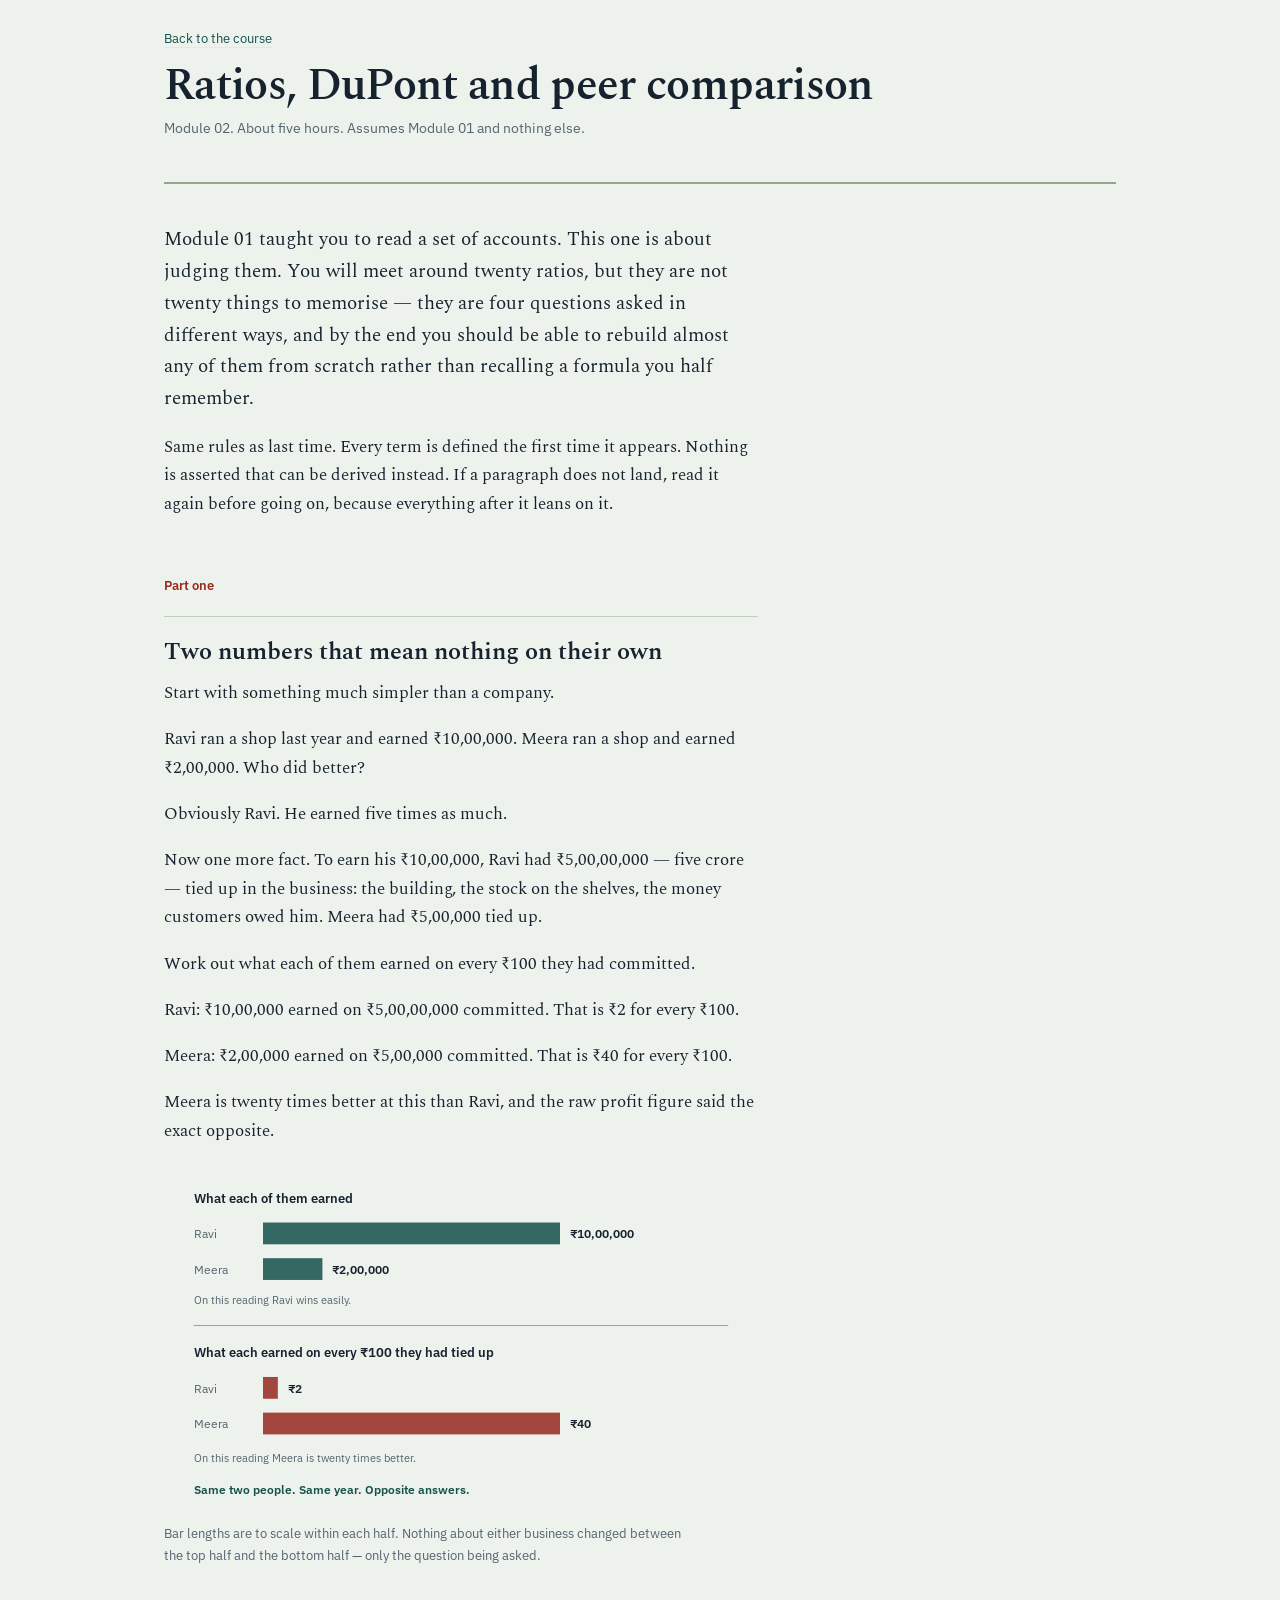
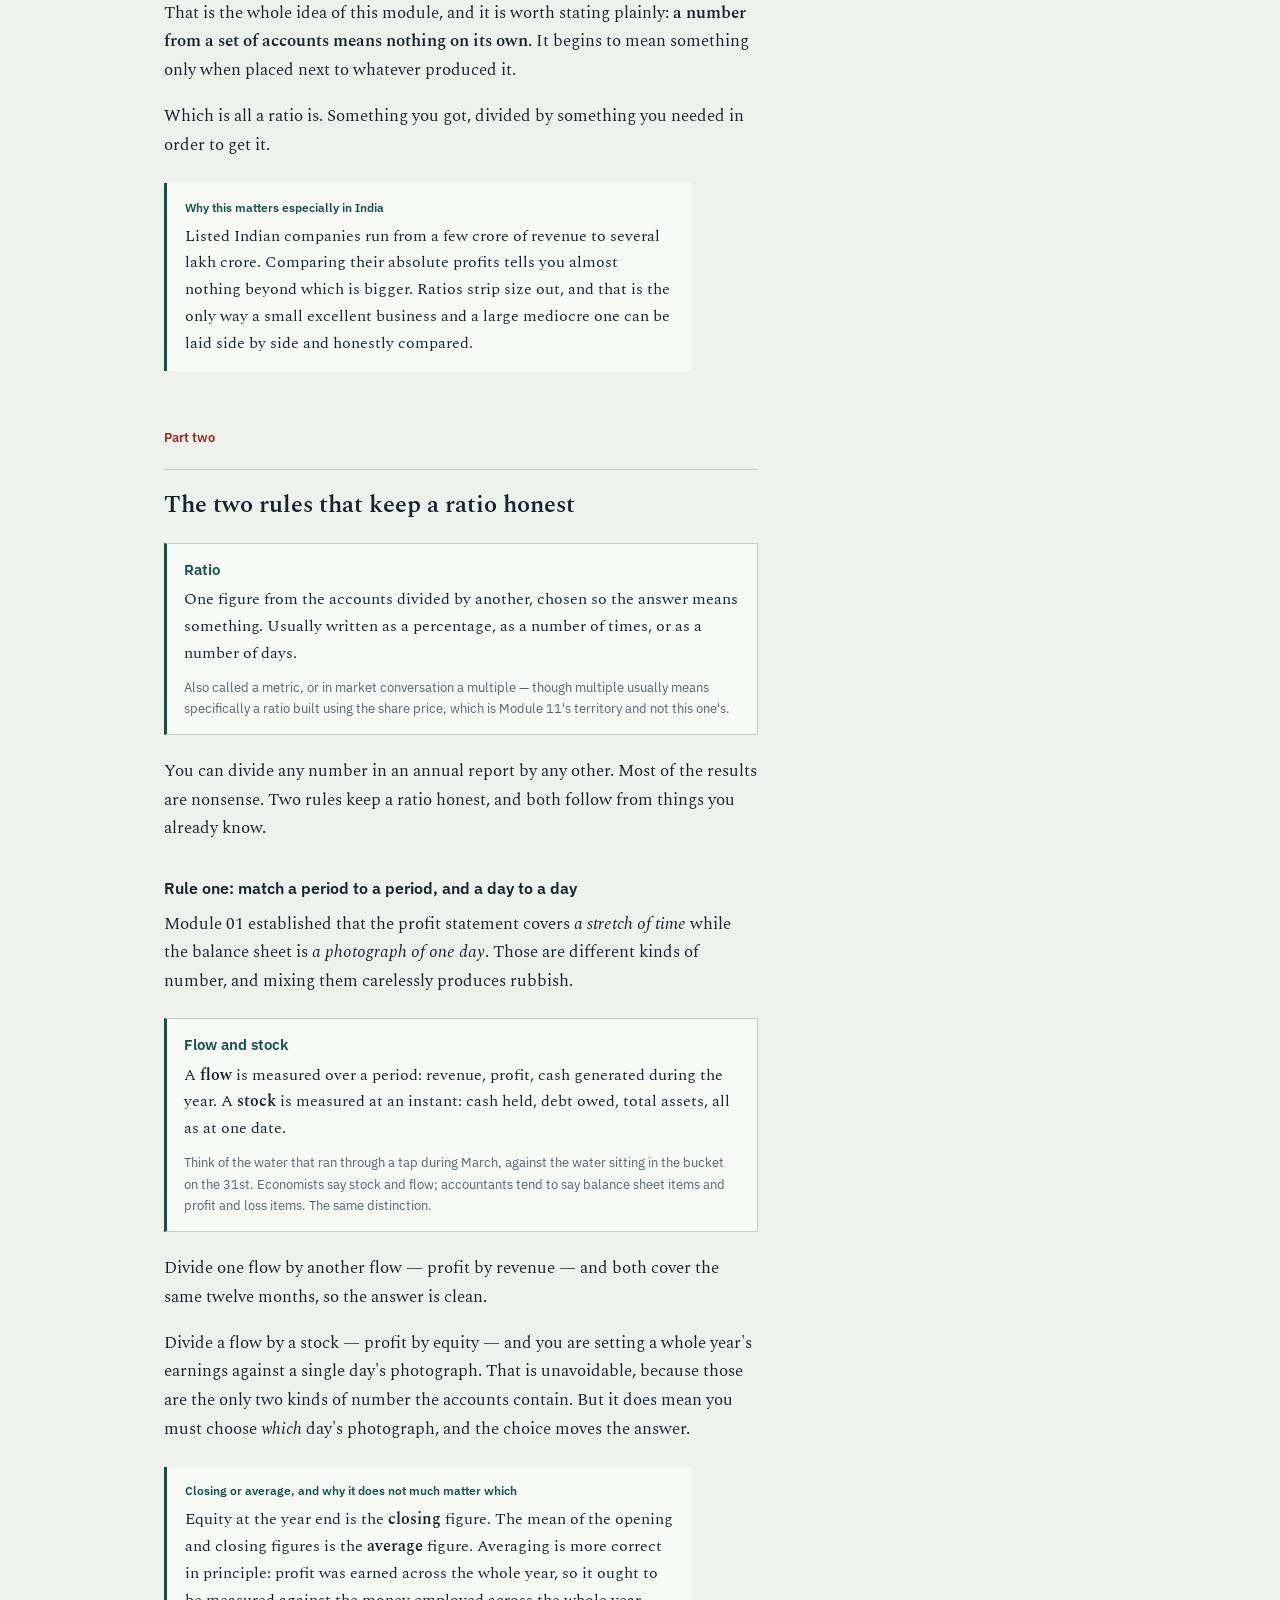
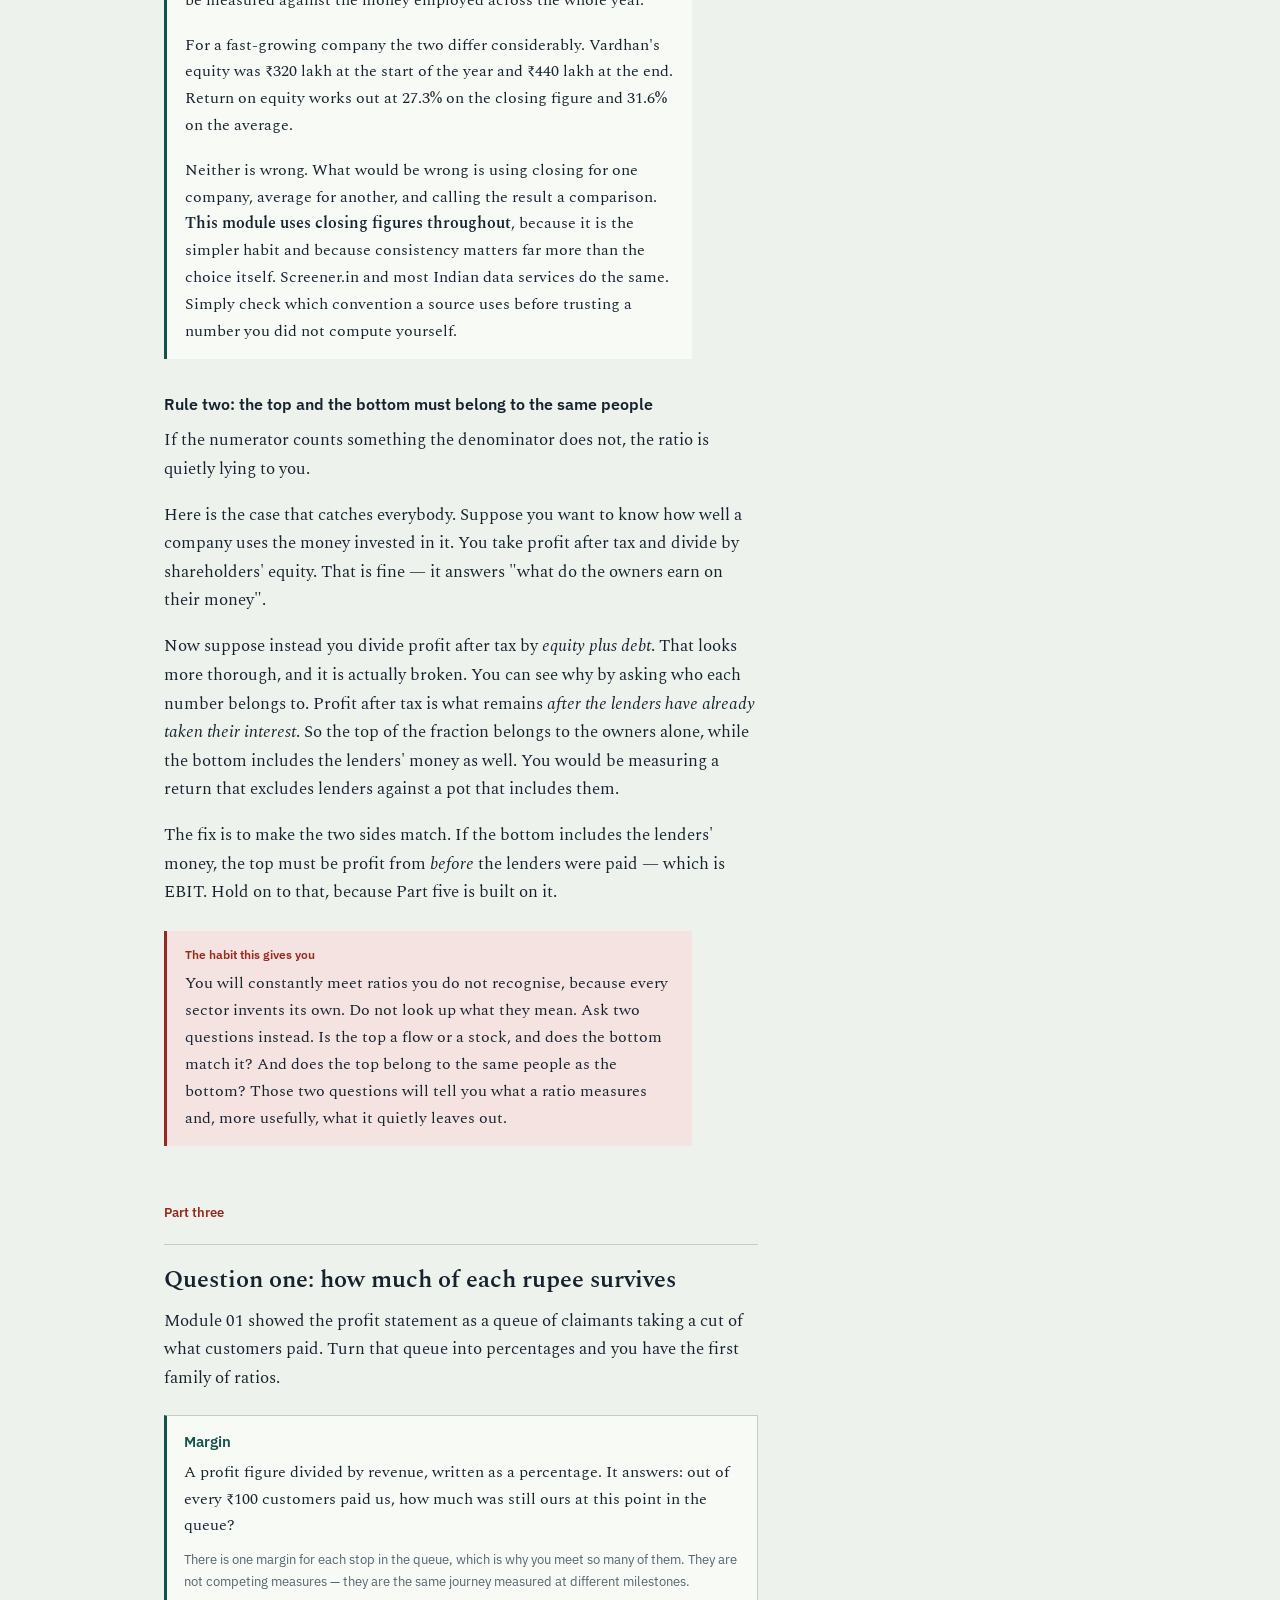
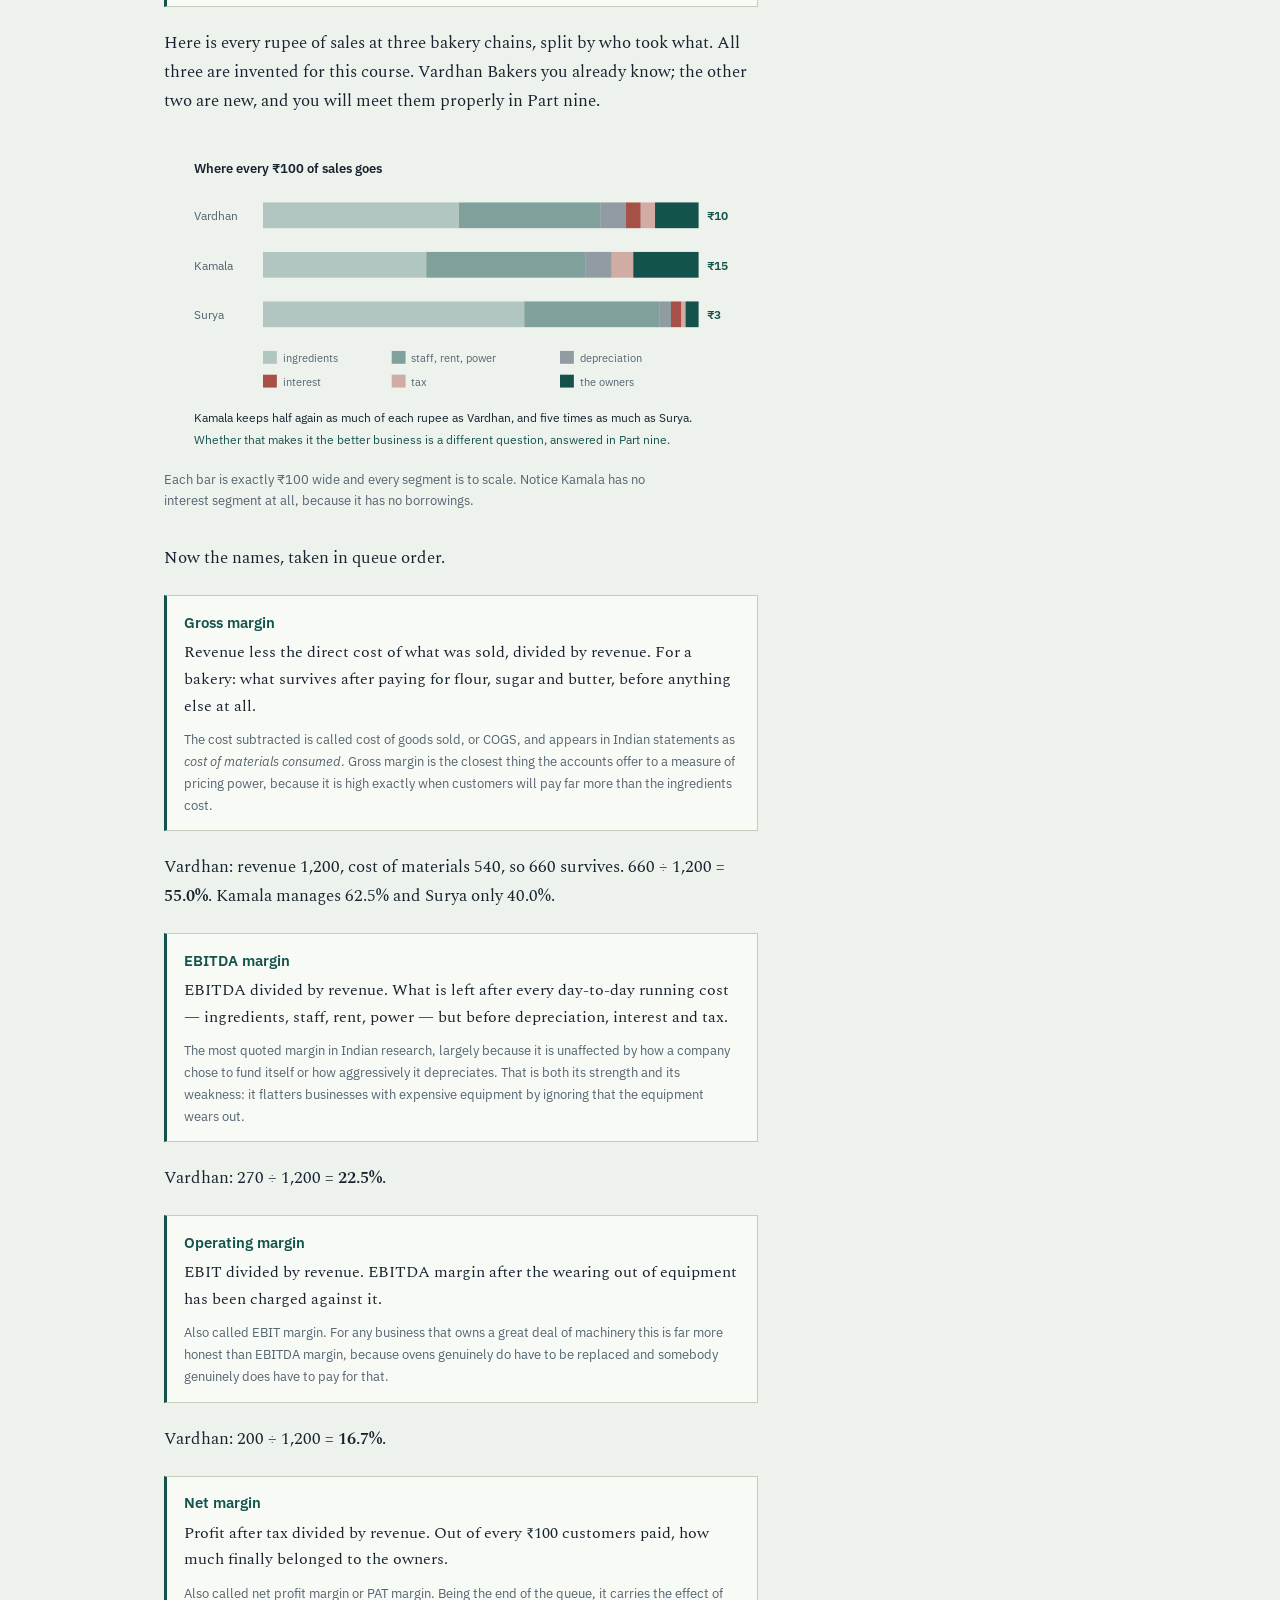
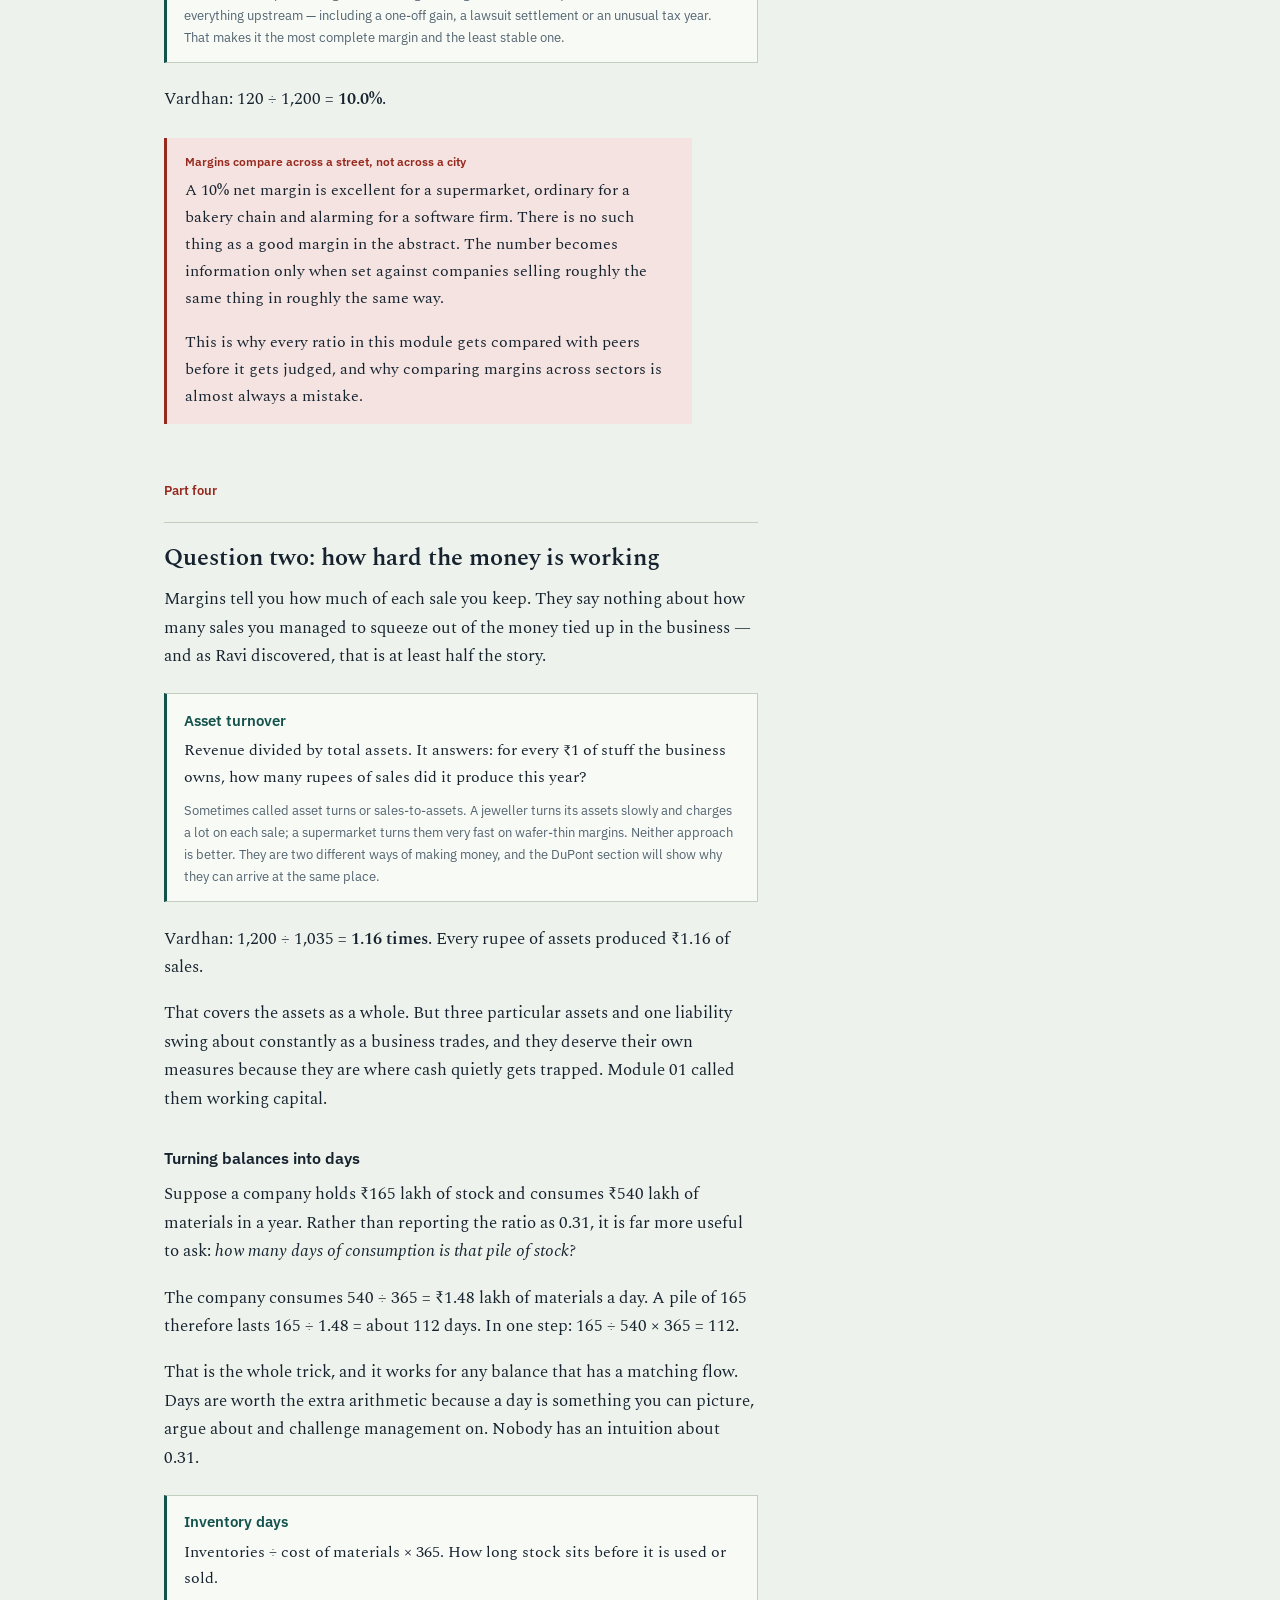
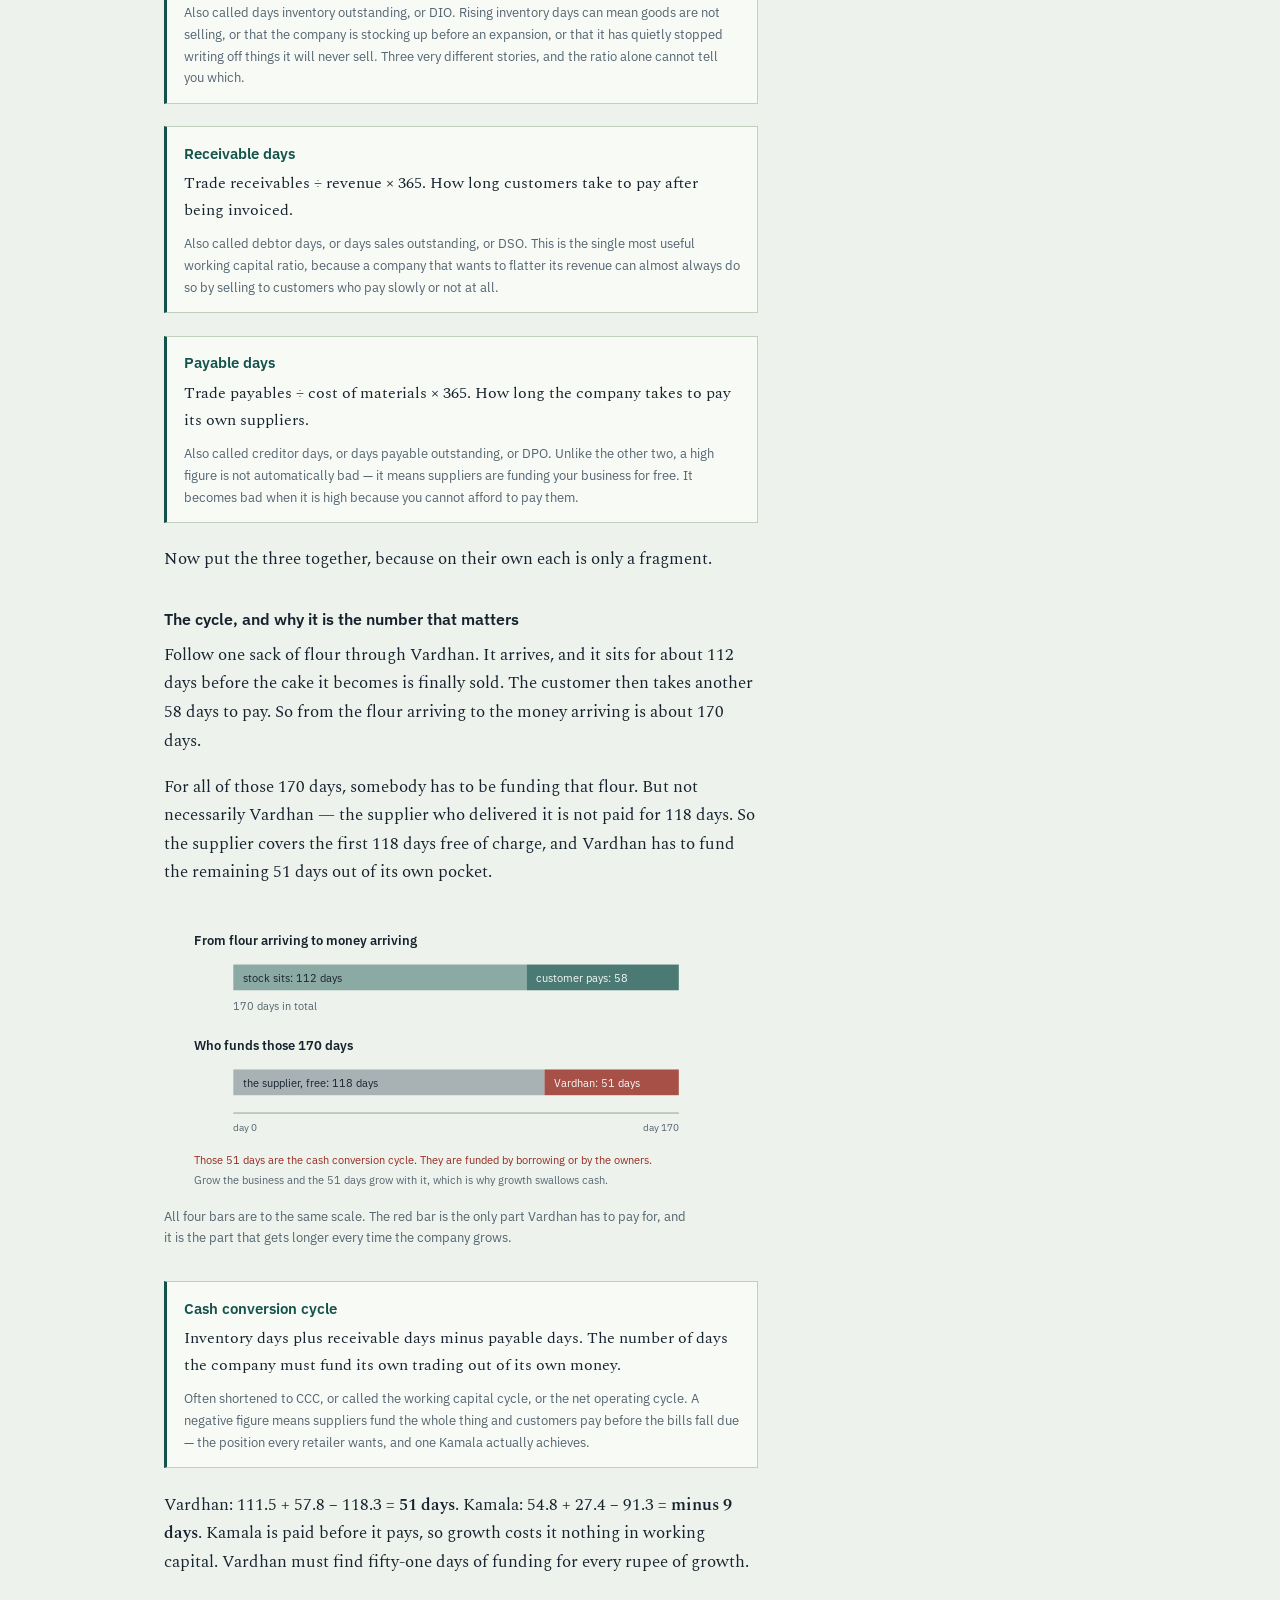
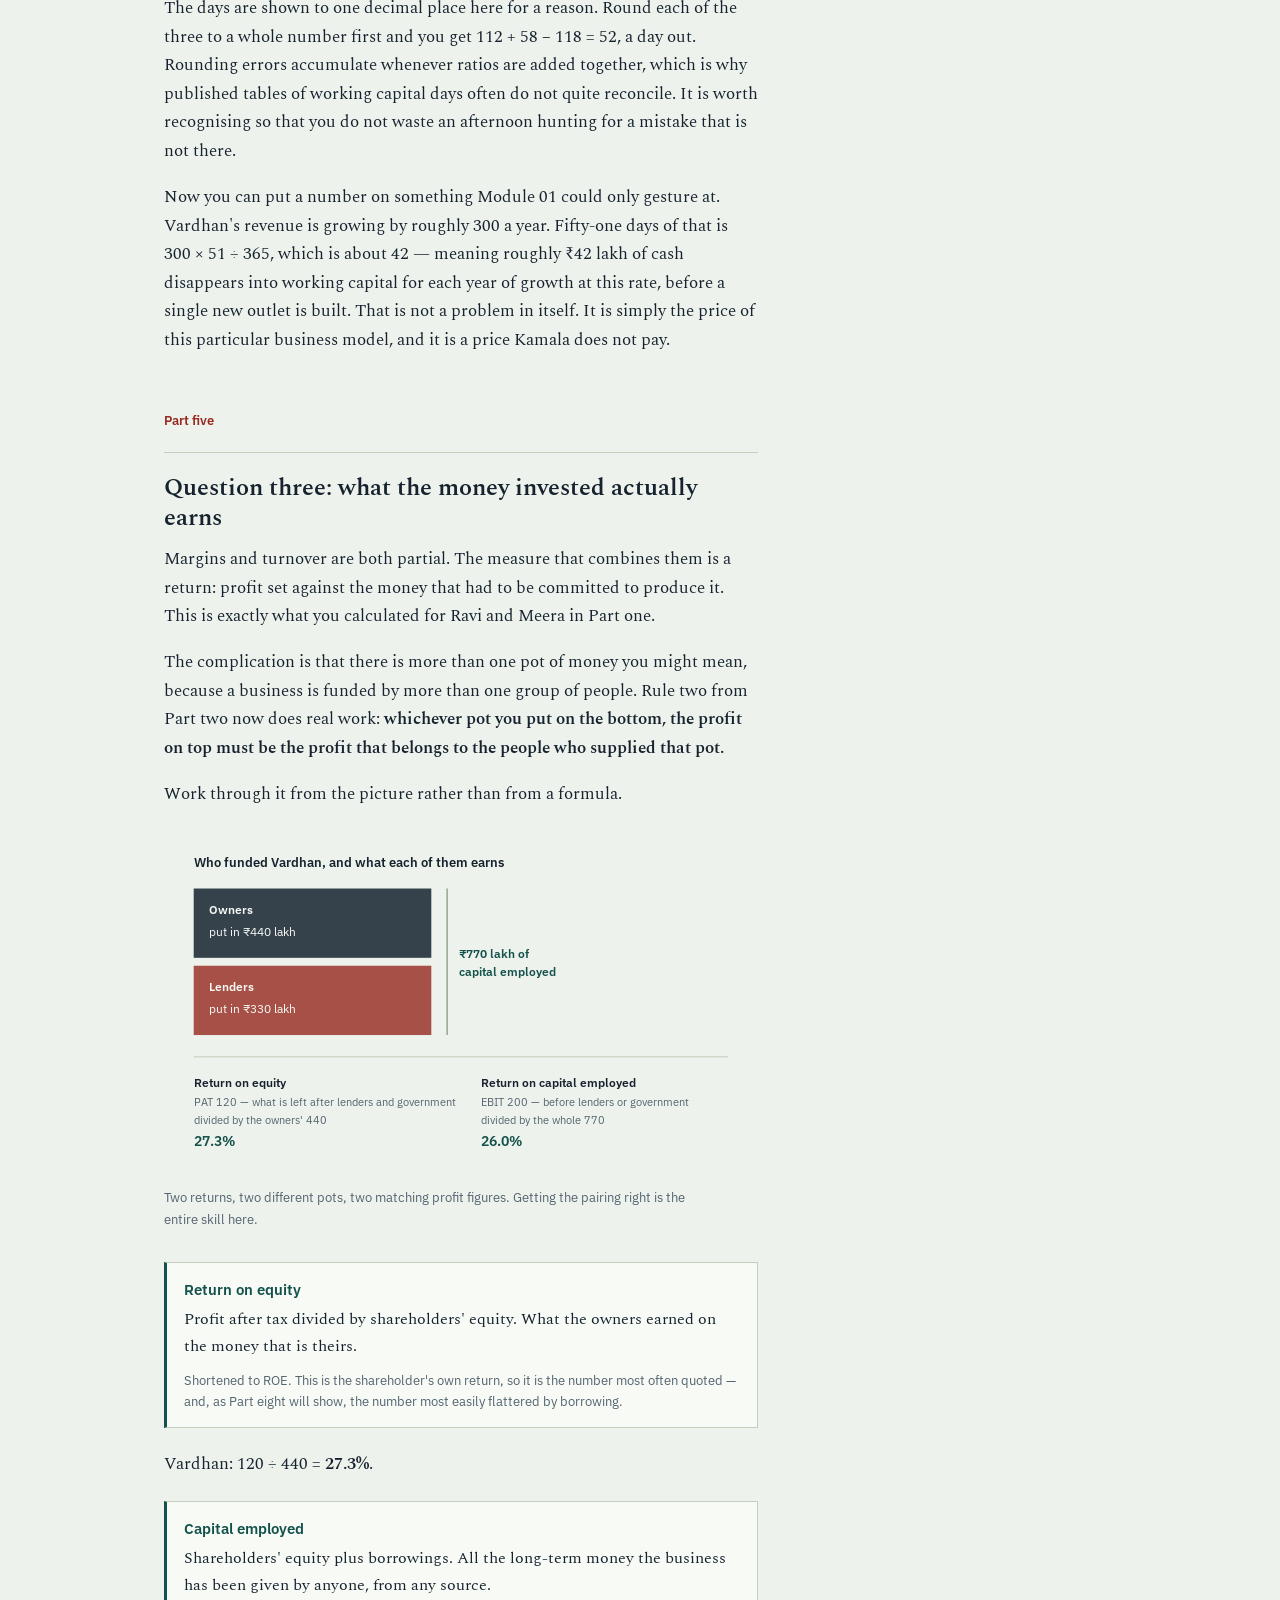
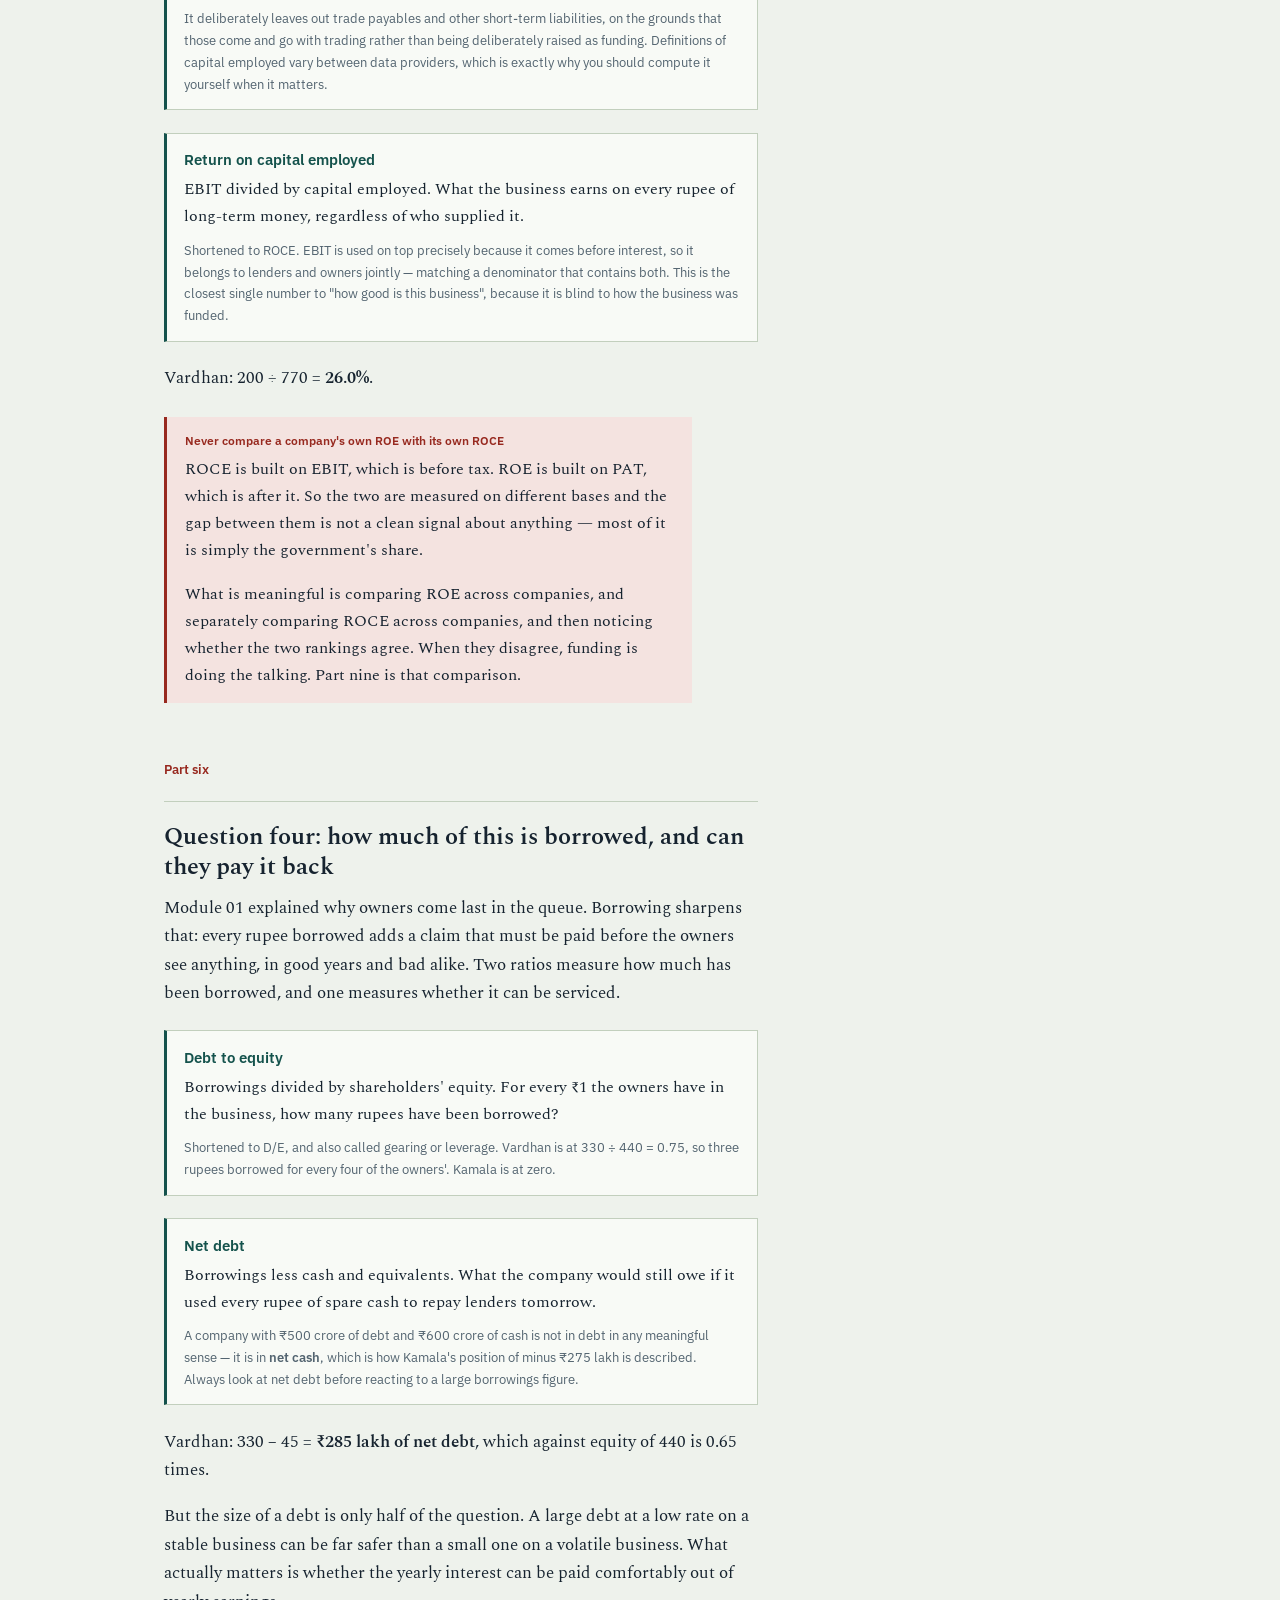
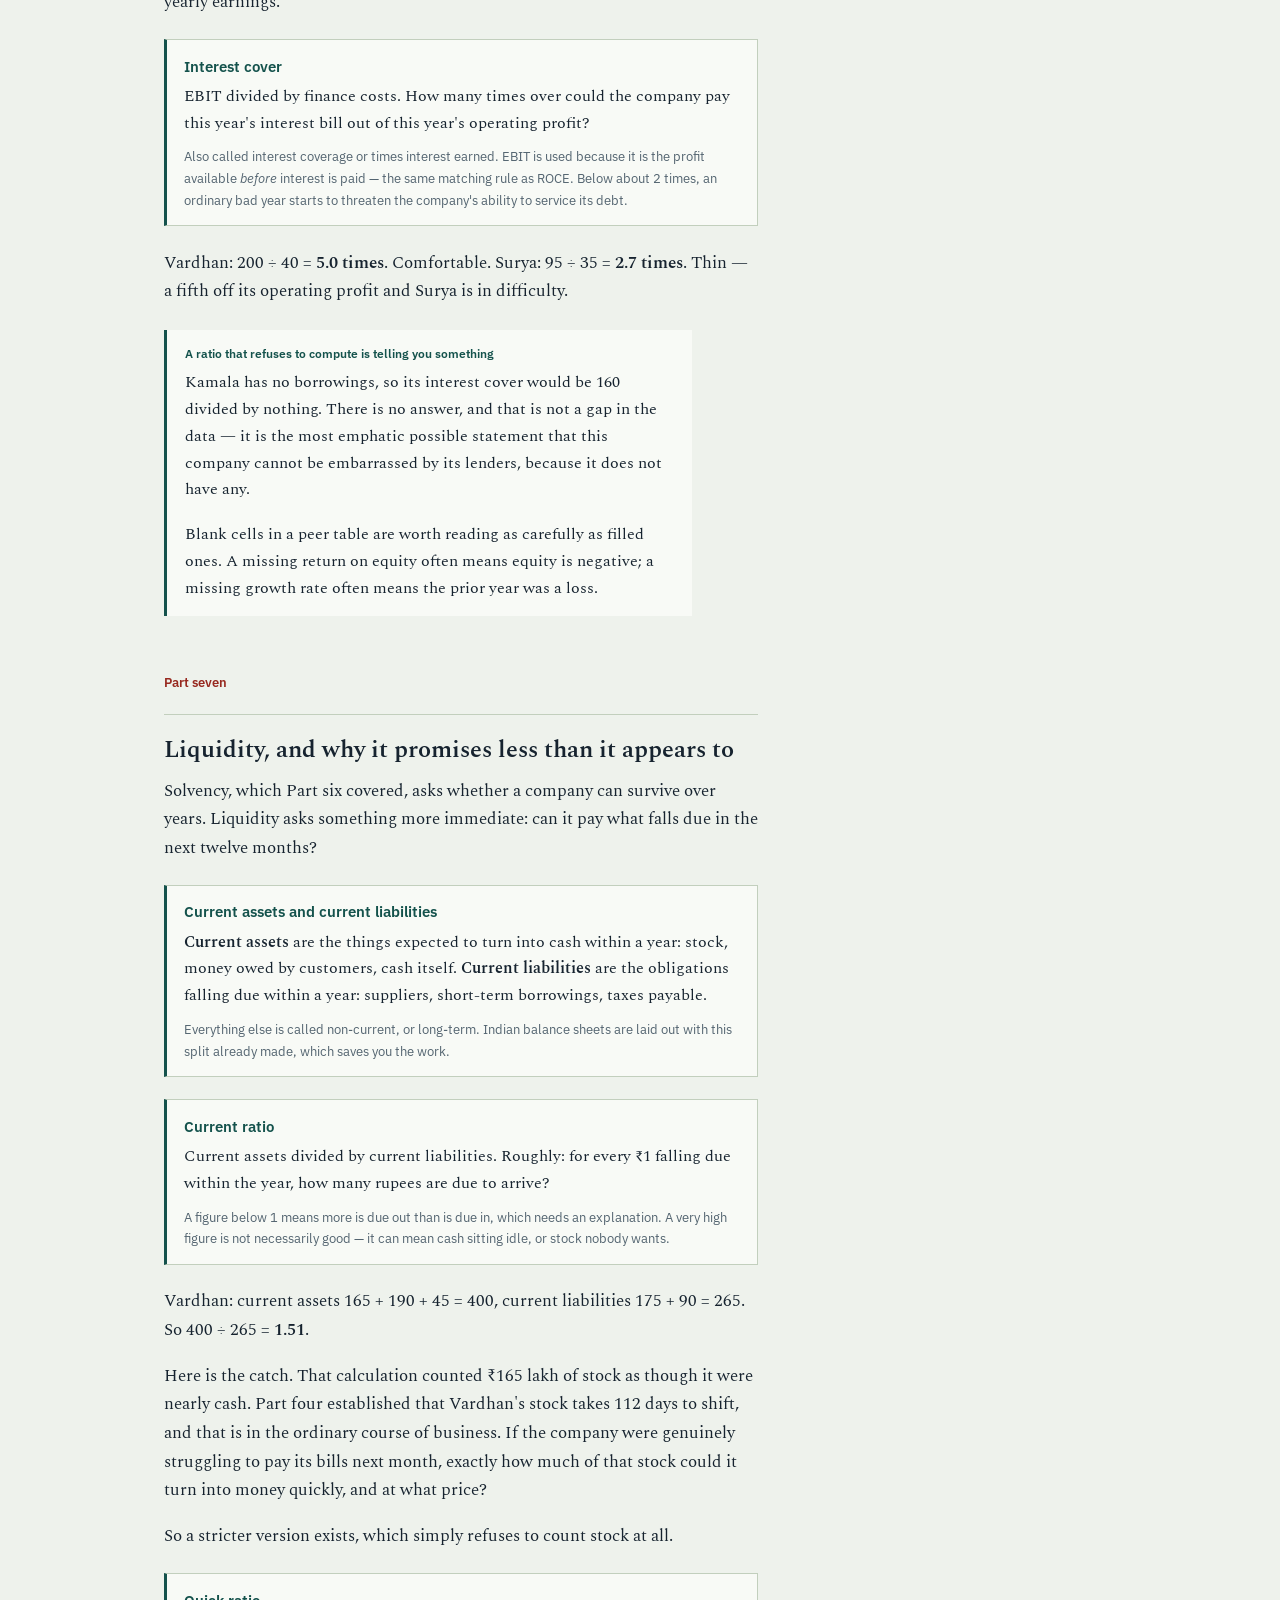
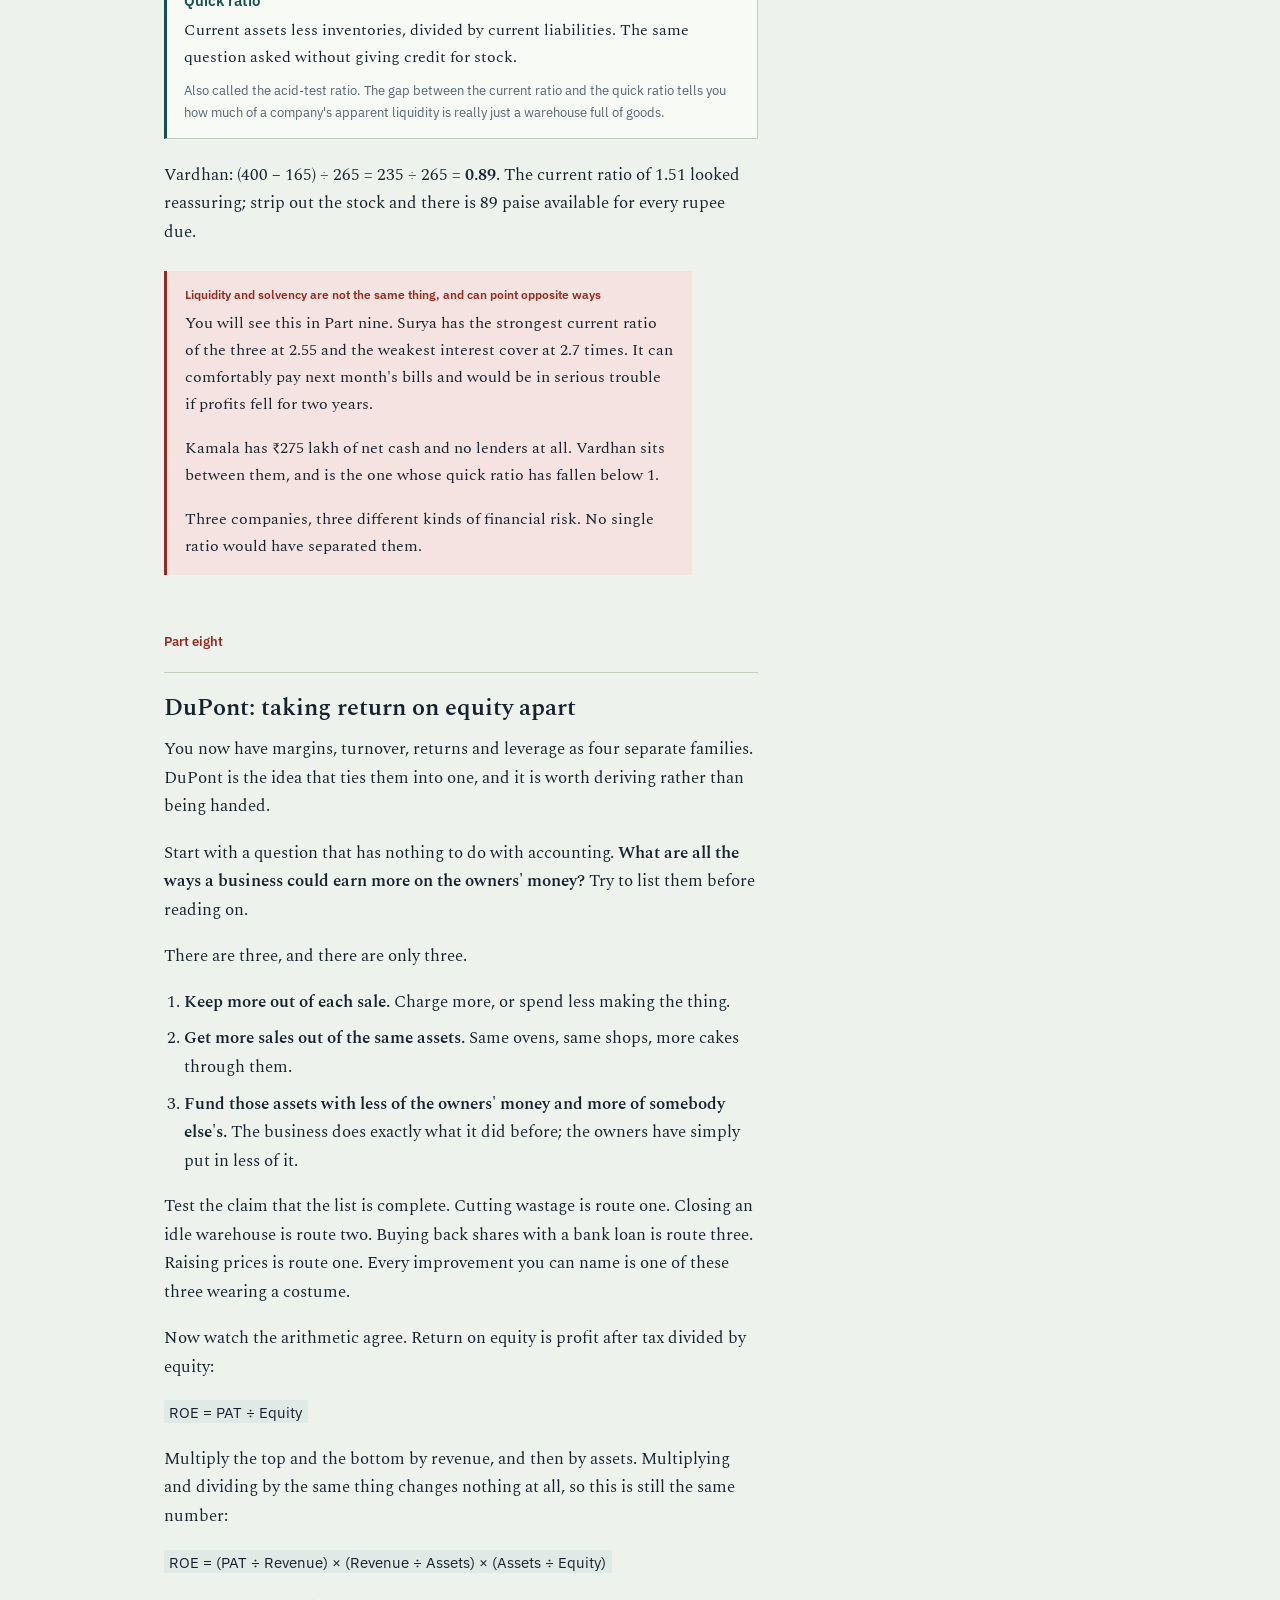
<file: modules/m02-ratios-dupont.html>
<!DOCTYPE html>
<html lang="en">
<head>
<meta charset="utf-8">
<meta name="viewport" content="width=device-width, initial-scale=1">
<title>Module 02 — Ratios, DuPont and peer comparison</title>
<link rel="stylesheet" href="../assets/style.css">
<link rel="manifest" href="../manifest.webmanifest">
<meta name="theme-color" content="#14524c">
<meta name="apple-mobile-web-app-capable" content="yes">
<meta name="apple-mobile-web-app-status-bar-style" content="default">
<link rel="apple-touch-icon" href="../assets/icon-192.png">
<link rel="icon" href="../assets/icon-192.png">
</head>
<body>
<div class="wrap">

  <header class="masthead">
    <a class="back" href="../index.html">Back to the course</a>
    <h1>Ratios, DuPont and peer comparison</h1>
    <p class="standfirst">Module 02. About five hours. Assumes Module 01 and nothing else.</p>
    <p class="netstate" data-net></p>
  </header>

  <div class="prose">

    <p class="lead">Module 01 taught you to read a set of accounts. This one is about judging them. You will meet around twenty ratios, but they are not twenty things to memorise — they are four questions asked in different ways, and by the end you should be able to rebuild almost any of them from scratch rather than recalling a formula you half remember.</p>

    <p>Same rules as last time. Every term is defined the first time it appears. Nothing is asserted that can be derived instead. If a paragraph does not land, read it again before going on, because everything after it leans on it.</p>

    <p class="part">Part one</p>
    <h2>Two numbers that mean nothing on their own</h2>

    <p>Start with something much simpler than a company.</p>

    <p>Ravi ran a shop last year and earned ₹10,00,000. Meera ran a shop and earned ₹2,00,000. Who did better?</p>

    <p>Obviously Ravi. He earned five times as much.</p>

    <p>Now one more fact. To earn his ₹10,00,000, Ravi had ₹5,00,00,000 — five crore — tied up in the business: the building, the stock on the shelves, the money customers owed him. Meera had ₹5,00,000 tied up.</p>

    <p>Work out what each of them earned on every ₹100 they had committed.</p>

    <p>Ravi: ₹10,00,000 earned on ₹5,00,00,000 committed. That is ₹2 for every ₹100.</p>

    <p>Meera: ₹2,00,000 earned on ₹5,00,000 committed. That is ₹40 for every ₹100.</p>

    <p>Meera is twenty times better at this than Ravi, and the raw profit figure said the exact opposite.</p>

    <figure>
      <svg viewBox="0 0 600 340" xmlns="http://www.w3.org/2000/svg" role="img" aria-label="Two comparisons of the same two shopkeepers. Measured by profit alone, Ravi's ten lakh rupees dwarfs Meera's two lakh. Measured by profit earned on every hundred rupees tied up in the business, Ravi earns two rupees and Meera earns forty, reversing the ranking completely.">
        <g font-family="IBM Plex Sans, sans-serif">
          <text x="30" y="26" font-size="13" font-weight="600" fill="var(--ink)">What each of them earned</text>

          <text x="30" y="62" font-size="12" fill="var(--ink-soft)">Ravi</text>
          <rect x="100" y="46" width="300" height="22" fill="var(--accent)" fill-opacity="0.85"/>
          <text x="410" y="62" font-size="12" font-weight="600" fill="var(--ink)">₹10,00,000</text>

          <text x="30" y="98" font-size="12" fill="var(--ink-soft)">Meera</text>
          <rect x="100" y="82" width="60" height="22" fill="var(--accent)" fill-opacity="0.85"/>
          <text x="170" y="98" font-size="12" font-weight="600" fill="var(--ink)">₹2,00,000</text>

          <text x="30" y="128" font-size="11" fill="var(--ink-soft)">On this reading Ravi wins easily.</text>

          <line x1="30" y1="150" x2="570" y2="150" stroke="var(--rule-strong)"/>

          <text x="30" y="182" font-size="13" font-weight="600" fill="var(--ink)">What each earned on every ₹100 they had tied up</text>

          <text x="30" y="218" font-size="12" fill="var(--ink-soft)">Ravi</text>
          <rect x="100" y="202" width="15" height="22" fill="var(--flag)" fill-opacity="0.85"/>
          <text x="125" y="218" font-size="12" font-weight="600" fill="var(--ink)">₹2</text>

          <text x="30" y="254" font-size="12" fill="var(--ink-soft)">Meera</text>
          <rect x="100" y="238" width="300" height="22" fill="var(--flag)" fill-opacity="0.85"/>
          <text x="410" y="254" font-size="12" font-weight="600" fill="var(--ink)">₹40</text>

          <text x="30" y="288" font-size="11" fill="var(--ink-soft)">On this reading Meera is twenty times better.</text>
          <text x="30" y="320" font-size="12" font-weight="600" fill="var(--accent)">Same two people. Same year. Opposite answers.</text>
        </g>
      </svg>
      <figcaption>Bar lengths are to scale within each half. Nothing about either business changed between the top half and the bottom half — only the question being asked.</figcaption>
    </figure>

    <p>That is the whole idea of this module, and it is worth stating plainly: <strong>a number from a set of accounts means nothing on its own.</strong> It begins to mean something only when placed next to whatever produced it.</p>

    <p>Which is all a ratio is. Something you got, divided by something you needed in order to get it.</p>

    <div class="note">
      <span class="label">Why this matters especially in India</span>
      <p>Listed Indian companies run from a few crore of revenue to several lakh crore. Comparing their absolute profits tells you almost nothing beyond which is bigger. Ratios strip size out, and that is the only way a small excellent business and a large mediocre one can be laid side by side and honestly compared.</p>
    </div>

    <p class="part">Part two</p>
    <h2>The two rules that keep a ratio honest</h2>

    <div class="def">
      <span class="word">Ratio</span>
      <p>One figure from the accounts divided by another, chosen so the answer means something. Usually written as a percentage, as a number of times, or as a number of days.</p>
      <p class="lit">Also called a metric, or in market conversation a multiple — though multiple usually means specifically a ratio built using the share price, which is Module 11's territory and not this one's.</p>
    </div>

    <p>You can divide any number in an annual report by any other. Most of the results are nonsense. Two rules keep a ratio honest, and both follow from things you already know.</p>

    <h3>Rule one: match a period to a period, and a day to a day</h3>

    <p>Module 01 established that the profit statement covers <em>a stretch of time</em> while the balance sheet is <em>a photograph of one day</em>. Those are different kinds of number, and mixing them carelessly produces rubbish.</p>

    <div class="def">
      <span class="word">Flow and stock</span>
      <p>A <strong>flow</strong> is measured over a period: revenue, profit, cash generated during the year. A <strong>stock</strong> is measured at an instant: cash held, debt owed, total assets, all as at one date.</p>
      <p class="lit">Think of the water that ran through a tap during March, against the water sitting in the bucket on the 31st. Economists say stock and flow; accountants tend to say balance sheet items and profit and loss items. The same distinction.</p>
    </div>

    <p>Divide one flow by another flow — profit by revenue — and both cover the same twelve months, so the answer is clean.</p>

    <p>Divide a flow by a stock — profit by equity — and you are setting a whole year's earnings against a single day's photograph. That is unavoidable, because those are the only two kinds of number the accounts contain. But it does mean you must choose <em>which</em> day's photograph, and the choice moves the answer.</p>

    <div class="note">
      <span class="label">Closing or average, and why it does not much matter which</span>
      <p>Equity at the year end is the <strong>closing</strong> figure. The mean of the opening and closing figures is the <strong>average</strong> figure. Averaging is more correct in principle: profit was earned across the whole year, so it ought to be measured against the money employed across the whole year.</p>
      <p>For a fast-growing company the two differ considerably. Vardhan's equity was ₹320 lakh at the start of the year and ₹440 lakh at the end. Return on equity works out at 27.3% on the closing figure and 31.6% on the average.</p>
      <p>Neither is wrong. What would be wrong is using closing for one company, average for another, and calling the result a comparison. <strong>This module uses closing figures throughout</strong>, because it is the simpler habit and because consistency matters far more than the choice itself. Screener.in and most Indian data services do the same. Simply check which convention a source uses before trusting a number you did not compute yourself.</p>
    </div>

    <h3>Rule two: the top and the bottom must belong to the same people</h3>

    <p>If the numerator counts something the denominator does not, the ratio is quietly lying to you.</p>

    <p>Here is the case that catches everybody. Suppose you want to know how well a company uses the money invested in it. You take profit after tax and divide by shareholders' equity. That is fine — it answers "what do the owners earn on their money".</p>

    <p>Now suppose instead you divide profit after tax by <em>equity plus debt</em>. That looks more thorough, and it is actually broken. You can see why by asking who each number belongs to. Profit after tax is what remains <em>after the lenders have already taken their interest</em>. So the top of the fraction belongs to the owners alone, while the bottom includes the lenders' money as well. You would be measuring a return that excludes lenders against a pot that includes them.</p>

    <p>The fix is to make the two sides match. If the bottom includes the lenders' money, the top must be profit from <em>before</em> the lenders were paid — which is EBIT. Hold on to that, because Part five is built on it.</p>

    <div class="note warn">
      <span class="label">The habit this gives you</span>
      <p>You will constantly meet ratios you do not recognise, because every sector invents its own. Do not look up what they mean. Ask two questions instead. Is the top a flow or a stock, and does the bottom match it? And does the top belong to the same people as the bottom? Those two questions will tell you what a ratio measures and, more usefully, what it quietly leaves out.</p>
    </div>

    <p class="part">Part three</p>
    <h2>Question one: how much of each rupee survives</h2>

    <p>Module 01 showed the profit statement as a queue of claimants taking a cut of what customers paid. Turn that queue into percentages and you have the first family of ratios.</p>

    <div class="def">
      <span class="word">Margin</span>
      <p>A profit figure divided by revenue, written as a percentage. It answers: out of every ₹100 customers paid us, how much was still ours at this point in the queue?</p>
      <p class="lit">There is one margin for each stop in the queue, which is why you meet so many of them. They are not competing measures — they are the same journey measured at different milestones.</p>
    </div>

    <p>Here is every rupee of sales at three bakery chains, split by who took what. All three are invented for this course. Vardhan Bakers you already know; the other two are new, and you will meet them properly in Part nine.</p>

    <figure>
      <svg viewBox="0 0 600 315" xmlns="http://www.w3.org/2000/svg" role="img" aria-label="Every hundred rupees of sales split by who takes it. At Vardhan, ingredients take 45 rupees, staff and other running costs 32.50, depreciation 5.83, interest 3.33 and tax 3.33, leaving 10 rupees of profit. At Kamala, ingredients take 37.50, staff and other 36.50, depreciation 6, no interest at all, tax 5, leaving 15 rupees. At Surya, ingredients take 60, staff and other 31, depreciation 2.67, interest 2.33, tax 1, leaving 3 rupees.">
        <g font-family="IBM Plex Sans, sans-serif">
          <text x="30" y="26" font-size="13" font-weight="600" fill="var(--ink)">Where every ₹100 of sales goes</text>

          <text x="30" y="74" font-size="12" fill="var(--ink-soft)">Vardhan</text>
          <rect x="100" y="56" width="198" height="26" fill="var(--accent)" fill-opacity="0.28"/>
          <rect x="298" y="56" width="143" height="26" fill="var(--accent)" fill-opacity="0.50"/>
          <rect x="441" y="56" width="25.7" height="26" fill="var(--ink-soft)" fill-opacity="0.6"/>
          <rect x="466.7" y="56" width="14.7" height="26" fill="var(--flag)" fill-opacity="0.8"/>
          <rect x="481.4" y="56" width="14.6" height="26" fill="var(--flag)" fill-opacity="0.35"/>
          <rect x="496" y="56" width="44" height="26" fill="var(--accent)"/>
          <text x="548" y="74" font-size="12" font-weight="600" fill="var(--accent)">₹10</text>

          <text x="30" y="124" font-size="12" fill="var(--ink-soft)">Kamala</text>
          <rect x="100" y="106" width="165" height="26" fill="var(--accent)" fill-opacity="0.28"/>
          <rect x="265" y="106" width="160.6" height="26" fill="var(--accent)" fill-opacity="0.50"/>
          <rect x="425.6" y="106" width="26.4" height="26" fill="var(--ink-soft)" fill-opacity="0.6"/>
          <rect x="452" y="106" width="22" height="26" fill="var(--flag)" fill-opacity="0.35"/>
          <rect x="474" y="106" width="66" height="26" fill="var(--accent)"/>
          <text x="548" y="124" font-size="12" font-weight="600" fill="var(--accent)">₹15</text>

          <text x="30" y="174" font-size="12" fill="var(--ink-soft)">Surya</text>
          <rect x="100" y="156" width="264" height="26" fill="var(--accent)" fill-opacity="0.28"/>
          <rect x="364" y="156" width="136.4" height="26" fill="var(--accent)" fill-opacity="0.50"/>
          <rect x="500.4" y="156" width="11.7" height="26" fill="var(--ink-soft)" fill-opacity="0.6"/>
          <rect x="512.1" y="156" width="10.3" height="26" fill="var(--flag)" fill-opacity="0.8"/>
          <rect x="522.4" y="156" width="4.4" height="26" fill="var(--flag)" fill-opacity="0.35"/>
          <rect x="526.8" y="156" width="13.2" height="26" fill="var(--accent)"/>
          <text x="548" y="174" font-size="12" font-weight="600" fill="var(--accent)">₹3</text>

          <rect x="100" y="206" width="14" height="13" fill="var(--accent)" fill-opacity="0.28"/>
          <text x="120" y="217" font-size="11.5" fill="var(--ink-soft)">ingredients</text>
          <rect x="230" y="206" width="14" height="13" fill="var(--accent)" fill-opacity="0.50"/>
          <text x="250" y="217" font-size="11.5" fill="var(--ink-soft)">staff, rent, power</text>
          <rect x="400" y="206" width="14" height="13" fill="var(--ink-soft)" fill-opacity="0.6"/>
          <text x="420" y="217" font-size="11.5" fill="var(--ink-soft)">depreciation</text>

          <rect x="100" y="230" width="14" height="13" fill="var(--flag)" fill-opacity="0.8"/>
          <text x="120" y="241" font-size="11.5" fill="var(--ink-soft)">interest</text>
          <rect x="230" y="230" width="14" height="13" fill="var(--flag)" fill-opacity="0.35"/>
          <text x="250" y="241" font-size="11.5" fill="var(--ink-soft)">tax</text>
          <rect x="400" y="230" width="14" height="13" fill="var(--accent)"/>
          <text x="420" y="241" font-size="11.5" fill="var(--ink-soft)">the owners</text>

          <text x="30" y="278" font-size="12" fill="var(--ink)">Kamala keeps half again as much of each rupee as Vardhan, and five times as much as Surya.</text>
          <text x="30" y="300" font-size="12" fill="var(--accent)">Whether that makes it the better business is a different question, answered in Part nine.</text>
        </g>
      </svg>
      <figcaption>Each bar is exactly ₹100 wide and every segment is to scale. Notice Kamala has no interest segment at all, because it has no borrowings.</figcaption>
    </figure>

    <p>Now the names, taken in queue order.</p>

    <div class="def">
      <span class="word">Gross margin</span>
      <p>Revenue less the direct cost of what was sold, divided by revenue. For a bakery: what survives after paying for flour, sugar and butter, before anything else at all.</p>
      <p class="lit">The cost subtracted is called cost of goods sold, or COGS, and appears in Indian statements as <em>cost of materials consumed</em>. Gross margin is the closest thing the accounts offer to a measure of pricing power, because it is high exactly when customers will pay far more than the ingredients cost.</p>
    </div>

    <p>Vardhan: revenue 1,200, cost of materials 540, so 660 survives. 660 ÷ 1,200 = <strong>55.0%</strong>. Kamala manages 62.5% and Surya only 40.0%.</p>

    <div class="def">
      <span class="word">EBITDA margin</span>
      <p>EBITDA divided by revenue. What is left after every day-to-day running cost — ingredients, staff, rent, power — but before depreciation, interest and tax.</p>
      <p class="lit">The most quoted margin in Indian research, largely because it is unaffected by how a company chose to fund itself or how aggressively it depreciates. That is both its strength and its weakness: it flatters businesses with expensive equipment by ignoring that the equipment wears out.</p>
    </div>

    <p>Vardhan: 270 ÷ 1,200 = <strong>22.5%</strong>.</p>

    <div class="def">
      <span class="word">Operating margin</span>
      <p>EBIT divided by revenue. EBITDA margin after the wearing out of equipment has been charged against it.</p>
      <p class="lit">Also called EBIT margin. For any business that owns a great deal of machinery this is far more honest than EBITDA margin, because ovens genuinely do have to be replaced and somebody genuinely does have to pay for that.</p>
    </div>

    <p>Vardhan: 200 ÷ 1,200 = <strong>16.7%</strong>.</p>

    <div class="def">
      <span class="word">Net margin</span>
      <p>Profit after tax divided by revenue. Out of every ₹100 customers paid, how much finally belonged to the owners.</p>
      <p class="lit">Also called net profit margin or PAT margin. Being the end of the queue, it carries the effect of everything upstream — including a one-off gain, a lawsuit settlement or an unusual tax year. That makes it the most complete margin and the least stable one.</p>
    </div>

    <p>Vardhan: 120 ÷ 1,200 = <strong>10.0%</strong>.</p>

    <div class="note warn">
      <span class="label">Margins compare across a street, not across a city</span>
      <p>A 10% net margin is excellent for a supermarket, ordinary for a bakery chain and alarming for a software firm. There is no such thing as a good margin in the abstract. The number becomes information only when set against companies selling roughly the same thing in roughly the same way.</p>
      <p>This is why every ratio in this module gets compared with peers before it gets judged, and why comparing margins across sectors is almost always a mistake.</p>
    </div>

    <p class="part">Part four</p>
    <h2>Question two: how hard the money is working</h2>

    <p>Margins tell you how much of each sale you keep. They say nothing about how many sales you managed to squeeze out of the money tied up in the business — and as Ravi discovered, that is at least half the story.</p>

    <div class="def">
      <span class="word">Asset turnover</span>
      <p>Revenue divided by total assets. It answers: for every ₹1 of stuff the business owns, how many rupees of sales did it produce this year?</p>
      <p class="lit">Sometimes called asset turns or sales-to-assets. A jeweller turns its assets slowly and charges a lot on each sale; a supermarket turns them very fast on wafer-thin margins. Neither approach is better. They are two different ways of making money, and the DuPont section will show why they can arrive at the same place.</p>
    </div>

    <p>Vardhan: 1,200 ÷ 1,035 = <strong>1.16 times</strong>. Every rupee of assets produced ₹1.16 of sales.</p>

    <p>That covers the assets as a whole. But three particular assets and one liability swing about constantly as a business trades, and they deserve their own measures because they are where cash quietly gets trapped. Module 01 called them working capital.</p>

    <h3>Turning balances into days</h3>

    <p>Suppose a company holds ₹165 lakh of stock and consumes ₹540 lakh of materials in a year. Rather than reporting the ratio as 0.31, it is far more useful to ask: <em>how many days of consumption is that pile of stock?</em></p>

    <p>The company consumes 540 ÷ 365 = ₹1.48 lakh of materials a day. A pile of 165 therefore lasts 165 ÷ 1.48 = about 112 days. In one step: 165 ÷ 540 × 365 = 112.</p>

    <p>That is the whole trick, and it works for any balance that has a matching flow. Days are worth the extra arithmetic because a day is something you can picture, argue about and challenge management on. Nobody has an intuition about 0.31.</p>

    <div class="def">
      <span class="word">Inventory days</span>
      <p>Inventories ÷ cost of materials × 365. How long stock sits before it is used or sold.</p>
      <p class="lit">Also called days inventory outstanding, or DIO. Rising inventory days can mean goods are not selling, or that the company is stocking up before an expansion, or that it has quietly stopped writing off things it will never sell. Three very different stories, and the ratio alone cannot tell you which.</p>
    </div>

    <div class="def">
      <span class="word">Receivable days</span>
      <p>Trade receivables ÷ revenue × 365. How long customers take to pay after being invoiced.</p>
      <p class="lit">Also called debtor days, or days sales outstanding, or DSO. This is the single most useful working capital ratio, because a company that wants to flatter its revenue can almost always do so by selling to customers who pay slowly or not at all.</p>
    </div>

    <div class="def">
      <span class="word">Payable days</span>
      <p>Trade payables ÷ cost of materials × 365. How long the company takes to pay its own suppliers.</p>
      <p class="lit">Also called creditor days, or days payable outstanding, or DPO. Unlike the other two, a high figure is not automatically bad — it means suppliers are funding your business for free. It becomes bad when it is high because you cannot afford to pay them.</p>
    </div>

    <p>Now put the three together, because on their own each is only a fragment.</p>

    <h3>The cycle, and why it is the number that matters</h3>

    <p>Follow one sack of flour through Vardhan. It arrives, and it sits for about 112 days before the cake it becomes is finally sold. The customer then takes another 58 days to pay. So from the flour arriving to the money arriving is about 170 days.</p>

    <p>For all of those 170 days, somebody has to be funding that flour. But not necessarily Vardhan — the supplier who delivered it is not paid for 118 days. So the supplier covers the first 118 days free of charge, and Vardhan has to fund the remaining 51 days out of its own pocket.</p>

    <figure>
      <svg viewBox="0 0 600 280" xmlns="http://www.w3.org/2000/svg" role="img" aria-label="A timeline for Vardhan. Flour sits as stock for 112 days, then the customer takes 58 more days to pay, making 170 days from flour arriving to cash arriving. Below it, the supplier is not paid for 118 days, so the supplier funds the first 118 days and Vardhan must fund the remaining 51 days itself.">
        <g font-family="IBM Plex Sans, sans-serif">
          <text x="30" y="26" font-size="13" font-weight="600" fill="var(--ink)">From flour arriving to money arriving</text>

          <rect x="70" y="46" width="296.4" height="26" fill="var(--accent)" fill-opacity="0.45"/>
          <text x="80" y="64" font-size="11" fill="var(--ink)">stock sits: 112 days</text>
          <rect x="366.4" y="46" width="153.6" height="26" fill="var(--accent)" fill-opacity="0.75"/>
          <text x="376" y="64" font-size="11" fill="var(--paper-raised)">customer pays: 58</text>
          <text x="70" y="92" font-size="11" fill="var(--ink-soft)">170 days in total</text>

          <text x="30" y="132" font-size="13" font-weight="600" fill="var(--ink)">Who funds those 170 days</text>

          <rect x="70" y="152" width="314.4" height="26" fill="var(--ink-soft)" fill-opacity="0.45"/>
          <text x="80" y="170" font-size="11" fill="var(--ink)">the supplier, free: 118 days</text>
          <rect x="384.4" y="152" width="135.6" height="26" fill="var(--flag)" fill-opacity="0.8"/>
          <text x="394" y="170" font-size="11" fill="var(--paper-raised)">Vardhan: 51 days</text>

          <line x1="70" y1="196" x2="520" y2="196" stroke="var(--rule-strong)"/>
          <text x="70" y="214" font-size="10" fill="var(--ink-soft)">day 0</text>
          <text x="520" y="214" text-anchor="end" font-size="10" fill="var(--ink-soft)">day 170</text>

          <text x="30" y="248" font-size="11" fill="var(--flag)">Those 51 days are the cash conversion cycle. They are funded by borrowing or by the owners.</text>
          <text x="30" y="268" font-size="11" fill="var(--ink-soft)">Grow the business and the 51 days grow with it, which is why growth swallows cash.</text>
        </g>
      </svg>
      <figcaption>All four bars are to the same scale. The red bar is the only part Vardhan has to pay for, and it is the part that gets longer every time the company grows.</figcaption>
    </figure>

    <div class="def">
      <span class="word">Cash conversion cycle</span>
      <p>Inventory days plus receivable days minus payable days. The number of days the company must fund its own trading out of its own money.</p>
      <p class="lit">Often shortened to CCC, or called the working capital cycle, or the net operating cycle. A negative figure means suppliers fund the whole thing and customers pay before the bills fall due — the position every retailer wants, and one Kamala actually achieves.</p>
    </div>

    <p>Vardhan: 111.5 + 57.8 − 118.3 = <strong>51 days</strong>. Kamala: 54.8 + 27.4 − 91.3 = <strong>minus 9 days</strong>. Kamala is paid before it pays, so growth costs it nothing in working capital. Vardhan must find fifty-one days of funding for every rupee of growth.</p>

    <p>The days are shown to one decimal place here for a reason. Round each of the three to a whole number first and you get 112 + 58 − 118 = 52, a day out. Rounding errors accumulate whenever ratios are added together, which is why published tables of working capital days often do not quite reconcile. It is worth recognising so that you do not waste an afternoon hunting for a mistake that is not there.</p>

    <p>Now you can put a number on something Module 01 could only gesture at. Vardhan's revenue is growing by roughly 300 a year. Fifty-one days of that is 300 × 51 ÷ 365, which is about 42 — meaning roughly ₹42 lakh of cash disappears into working capital for each year of growth at this rate, before a single new outlet is built. That is not a problem in itself. It is simply the price of this particular business model, and it is a price Kamala does not pay.</p>

    <p class="part">Part five</p>
    <h2>Question three: what the money invested actually earns</h2>

    <p>Margins and turnover are both partial. The measure that combines them is a return: profit set against the money that had to be committed to produce it. This is exactly what you calculated for Ravi and Meera in Part one.</p>

    <p>The complication is that there is more than one pot of money you might mean, because a business is funded by more than one group of people. Rule two from Part two now does real work: <strong>whichever pot you put on the bottom, the profit on top must be the profit that belongs to the people who supplied that pot.</strong></p>

    <p>Work through it from the picture rather than from a formula.</p>

    <figure>
      <svg viewBox="0 0 600 340" xmlns="http://www.w3.org/2000/svg" role="img" aria-label="A diagram of Vardhan's funding. Owners supplied 440 and lenders supplied 330, together making capital employed of 770. Return on equity measures profit after tax of 120 against the owners' 440, giving 27.3 per cent. Return on capital employed measures EBIT of 200, which is profit before lenders and government are paid, against the full 770, giving 26 per cent.">
        <g font-family="IBM Plex Sans, sans-serif">
          <text x="30" y="26" font-size="13" font-weight="600" fill="var(--ink)">Who funded Vardhan, and what each of them earns</text>

          <rect x="30" y="48" width="240" height="70" fill="var(--ink)" fill-opacity="0.85"/>
          <text x="45" y="74" font-size="12" font-weight="600" fill="var(--paper-raised)">Owners</text>
          <text x="45" y="96" font-size="12" fill="var(--paper-raised)">put in ₹440 lakh</text>

          <rect x="30" y="126" width="240" height="70" fill="var(--flag)" fill-opacity="0.8"/>
          <text x="45" y="152" font-size="12" font-weight="600" fill="var(--paper-raised)">Lenders</text>
          <text x="45" y="174" font-size="12" fill="var(--paper-raised)">put in ₹330 lakh</text>

          <line x1="286" y1="48" x2="286" y2="196" stroke="var(--rule-strong)" stroke-width="1.5"/>
          <text x="298" y="118" font-size="12" font-weight="600" fill="var(--accent)">₹770 lakh of</text>
          <text x="298" y="136" font-size="12" font-weight="600" fill="var(--accent)">capital employed</text>

          <line x1="30" y1="218" x2="570" y2="218" stroke="var(--rule)"/>

          <text x="30" y="248" font-size="12" font-weight="600" fill="var(--ink)">Return on equity</text>
          <text x="30" y="268" font-size="11" fill="var(--ink-soft)">PAT 120 — what is left after lenders and government</text>
          <text x="30" y="286" font-size="11" fill="var(--ink-soft)">divided by the owners' 440</text>
          <text x="30" y="308" font-size="14" font-weight="600" fill="var(--accent)">27.3%</text>

          <text x="320" y="248" font-size="12" font-weight="600" fill="var(--ink)">Return on capital employed</text>
          <text x="320" y="268" font-size="11" fill="var(--ink-soft)">EBIT 200 — before lenders or government</text>
          <text x="320" y="286" font-size="11" fill="var(--ink-soft)">divided by the whole 770</text>
          <text x="320" y="308" font-size="14" font-weight="600" fill="var(--accent)">26.0%</text>
        </g>
      </svg>
      <figcaption>Two returns, two different pots, two matching profit figures. Getting the pairing right is the entire skill here.</figcaption>
    </figure>

    <div class="def">
      <span class="word">Return on equity</span>
      <p>Profit after tax divided by shareholders' equity. What the owners earned on the money that is theirs.</p>
      <p class="lit">Shortened to ROE. This is the shareholder's own return, so it is the number most often quoted — and, as Part eight will show, the number most easily flattered by borrowing.</p>
    </div>

    <p>Vardhan: 120 ÷ 440 = <strong>27.3%</strong>.</p>

    <div class="def">
      <span class="word">Capital employed</span>
      <p>Shareholders' equity plus borrowings. All the long-term money the business has been given by anyone, from any source.</p>
      <p class="lit">It deliberately leaves out trade payables and other short-term liabilities, on the grounds that those come and go with trading rather than being deliberately raised as funding. Definitions of capital employed vary between data providers, which is exactly why you should compute it yourself when it matters.</p>
    </div>

    <div class="def">
      <span class="word">Return on capital employed</span>
      <p>EBIT divided by capital employed. What the business earns on every rupee of long-term money, regardless of who supplied it.</p>
      <p class="lit">Shortened to ROCE. EBIT is used on top precisely because it comes before interest, so it belongs to lenders and owners jointly — matching a denominator that contains both. This is the closest single number to "how good is this business", because it is blind to how the business was funded.</p>
    </div>

    <p>Vardhan: 200 ÷ 770 = <strong>26.0%</strong>.</p>

    <div class="note warn">
      <span class="label">Never compare a company's own ROE with its own ROCE</span>
      <p>ROCE is built on EBIT, which is before tax. ROE is built on PAT, which is after it. So the two are measured on different bases and the gap between them is not a clean signal about anything — most of it is simply the government's share.</p>
      <p>What is meaningful is comparing ROE across companies, and separately comparing ROCE across companies, and then noticing whether the two rankings agree. When they disagree, funding is doing the talking. Part nine is that comparison.</p>
    </div>

    <p class="part">Part six</p>
    <h2>Question four: how much of this is borrowed, and can they pay it back</h2>

    <p>Module 01 explained why owners come last in the queue. Borrowing sharpens that: every rupee borrowed adds a claim that must be paid before the owners see anything, in good years and bad alike. Two ratios measure how much has been borrowed, and one measures whether it can be serviced.</p>

    <div class="def">
      <span class="word">Debt to equity</span>
      <p>Borrowings divided by shareholders' equity. For every ₹1 the owners have in the business, how many rupees have been borrowed?</p>
      <p class="lit">Shortened to D/E, and also called gearing or leverage. Vardhan is at 330 ÷ 440 = 0.75, so three rupees borrowed for every four of the owners'. Kamala is at zero.</p>
    </div>

    <div class="def">
      <span class="word">Net debt</span>
      <p>Borrowings less cash and equivalents. What the company would still owe if it used every rupee of spare cash to repay lenders tomorrow.</p>
      <p class="lit">A company with ₹500 crore of debt and ₹600 crore of cash is not in debt in any meaningful sense — it is in <strong>net cash</strong>, which is how Kamala's position of minus ₹275 lakh is described. Always look at net debt before reacting to a large borrowings figure.</p>
    </div>

    <p>Vardhan: 330 − 45 = <strong>₹285 lakh of net debt</strong>, which against equity of 440 is 0.65 times.</p>

    <p>But the size of a debt is only half of the question. A large debt at a low rate on a stable business can be far safer than a small one on a volatile business. What actually matters is whether the yearly interest can be paid comfortably out of yearly earnings.</p>

    <div class="def">
      <span class="word">Interest cover</span>
      <p>EBIT divided by finance costs. How many times over could the company pay this year's interest bill out of this year's operating profit?</p>
      <p class="lit">Also called interest coverage or times interest earned. EBIT is used because it is the profit available <em>before</em> interest is paid — the same matching rule as ROCE. Below about 2 times, an ordinary bad year starts to threaten the company's ability to service its debt.</p>
    </div>

    <p>Vardhan: 200 ÷ 40 = <strong>5.0 times</strong>. Comfortable. Surya: 95 ÷ 35 = <strong>2.7 times</strong>. Thin — a fifth off its operating profit and Surya is in difficulty.</p>

    <div class="note">
      <span class="label">A ratio that refuses to compute is telling you something</span>
      <p>Kamala has no borrowings, so its interest cover would be 160 divided by nothing. There is no answer, and that is not a gap in the data — it is the most emphatic possible statement that this company cannot be embarrassed by its lenders, because it does not have any.</p>
      <p>Blank cells in a peer table are worth reading as carefully as filled ones. A missing return on equity often means equity is negative; a missing growth rate often means the prior year was a loss.</p>
    </div>

    <p class="part">Part seven</p>
    <h2>Liquidity, and why it promises less than it appears to</h2>

    <p>Solvency, which Part six covered, asks whether a company can survive over years. Liquidity asks something more immediate: can it pay what falls due in the next twelve months?</p>

    <div class="def">
      <span class="word">Current assets and current liabilities</span>
      <p><strong>Current assets</strong> are the things expected to turn into cash within a year: stock, money owed by customers, cash itself. <strong>Current liabilities</strong> are the obligations falling due within a year: suppliers, short-term borrowings, taxes payable.</p>
      <p class="lit">Everything else is called non-current, or long-term. Indian balance sheets are laid out with this split already made, which saves you the work.</p>
    </div>

    <div class="def">
      <span class="word">Current ratio</span>
      <p>Current assets divided by current liabilities. Roughly: for every ₹1 falling due within the year, how many rupees are due to arrive?</p>
      <p class="lit">A figure below 1 means more is due out than is due in, which needs an explanation. A very high figure is not necessarily good — it can mean cash sitting idle, or stock nobody wants.</p>
    </div>

    <p>Vardhan: current assets 165 + 190 + 45 = 400, current liabilities 175 + 90 = 265. So 400 ÷ 265 = <strong>1.51</strong>.</p>

    <p>Here is the catch. That calculation counted ₹165 lakh of stock as though it were nearly cash. Part four established that Vardhan's stock takes 112 days to shift, and that is in the ordinary course of business. If the company were genuinely struggling to pay its bills next month, exactly how much of that stock could it turn into money quickly, and at what price?</p>

    <p>So a stricter version exists, which simply refuses to count stock at all.</p>

    <div class="def">
      <span class="word">Quick ratio</span>
      <p>Current assets less inventories, divided by current liabilities. The same question asked without giving credit for stock.</p>
      <p class="lit">Also called the acid-test ratio. The gap between the current ratio and the quick ratio tells you how much of a company's apparent liquidity is really just a warehouse full of goods.</p>
    </div>

    <p>Vardhan: (400 − 165) ÷ 265 = 235 ÷ 265 = <strong>0.89</strong>. The current ratio of 1.51 looked reassuring; strip out the stock and there is 89 paise available for every rupee due.</p>

    <div class="note warn">
      <span class="label">Liquidity and solvency are not the same thing, and can point opposite ways</span>
      <p>You will see this in Part nine. Surya has the strongest current ratio of the three at 2.55 and the weakest interest cover at 2.7 times. It can comfortably pay next month's bills and would be in serious trouble if profits fell for two years.</p>
      <p>Kamala has ₹275 lakh of net cash and no lenders at all. Vardhan sits between them, and is the one whose quick ratio has fallen below 1.</p>
      <p>Three companies, three different kinds of financial risk. No single ratio would have separated them.</p>
    </div>

    <p class="part">Part eight</p>
    <h2>DuPont: taking return on equity apart</h2>

    <p>You now have margins, turnover, returns and leverage as four separate families. DuPont is the idea that ties them into one, and it is worth deriving rather than being handed.</p>

    <p>Start with a question that has nothing to do with accounting. <strong>What are all the ways a business could earn more on the owners' money?</strong> Try to list them before reading on.</p>

    <p>There are three, and there are only three.</p>

    <ol>
      <li><strong>Keep more out of each sale.</strong> Charge more, or spend less making the thing.</li>
      <li><strong>Get more sales out of the same assets.</strong> Same ovens, same shops, more cakes through them.</li>
      <li><strong>Fund those assets with less of the owners' money and more of somebody else's.</strong> The business does exactly what it did before; the owners have simply put in less of it.</li>
    </ol>

    <p>Test the claim that the list is complete. Cutting wastage is route one. Closing an idle warehouse is route two. Buying back shares with a bank loan is route three. Raising prices is route one. Every improvement you can name is one of these three wearing a costume.</p>

    <p>Now watch the arithmetic agree. Return on equity is profit after tax divided by equity:</p>

    <p><code>ROE = PAT ÷ Equity</code></p>

    <p>Multiply the top and the bottom by revenue, and then by assets. Multiplying and dividing by the same thing changes nothing at all, so this is still the same number:</p>

    <p><code>ROE = (PAT ÷ Revenue) × (Revenue ÷ Assets) × (Assets ÷ Equity)</code></p>

    <p>Read the three brackets. The first is net margin — how much of each sale you keep. The second is asset turnover — how many sales you get from your assets. The third is how many rupees of assets sit on top of each rupee of the owners' money, which is exactly how much of the business is funded by other people.</p>

    <p>The algebra produced your three routes, in order, without being asked to.</p>

    <div class="def">
      <span class="word">DuPont analysis</span>
      <p>Splitting return on equity into net margin, asset turnover and leverage, so you can see which of the three is producing the result.</p>
      <p class="lit">Named after the American chemicals company whose finance department set it out in the 1920s. Sometimes extended into five terms that separate out interest and tax; the three-term version carries nearly all of the insight.</p>
    </div>

    <div class="def">
      <span class="word">Leverage multiplier</span>
      <p>Total assets divided by shareholders' equity. How many rupees of assets each rupee of owners' money is supporting.</p>
      <p class="lit">Also called the equity multiplier. A value of 1 means the owners funded everything. Vardhan's 2.35 means that for every ₹1 of owners' money there are ₹2.35 of assets, so ₹1.35 came from lenders and suppliers. Note this is a broader measure of borrowing than debt to equity, because it counts every liability rather than only formal loans.</p>
    </div>

    <p>Check it on Vardhan: 10.0% × 1.16 × 2.35 = 27.3%. That is the return on equity computed directly in Part five, arrived at by a completely different road.</p>

    <h3>Why this matters more than the ratio it decomposes</h3>

    <p>Two of those three routes make the business better. The third does not. A company that doubles its leverage has not improved a single thing about how it bakes or sells cakes — it has simply arranged for lenders to fund more of the ovens, which raises the owners' return in good years and deepens their losses in bad ones.</p>

    <p>So a rising return on equity is not, on its own, good news. It is a question: <em>which of the three moved?</em></p>

    <p>Move the sliders below. Change one at a time and watch what happens to the two figures underneath.</p>

    <div class="dupont" data-dupont>
      <div class="lever">
        <span class="cap">Profit kept out of every ₹100 of sales <b data-out="m">10.0%</b></span>
        <input type="range" data-in="m" min="1" max="30" step="0.5" value="10" aria-label="Net profit margin, per cent">
      </div>
      <div class="lever">
        <span class="cap">Sales produced by each ₹1 of assets <b data-out="t">1.16×</b></span>
        <input type="range" data-in="t" min="0.2" max="4" step="0.01" value="1.16" aria-label="Asset turnover, times">
      </div>
      <div class="lever">
        <span class="cap">Assets sitting on each ₹1 of owners' money <b data-out="l">2.35×</b></span>
        <input type="range" data-in="l" min="1" max="5" step="0.01" value="2.35" aria-label="Leverage multiplier, times">
      </div>

      <div class="chain">
        <p data-line>Every ₹100 of sales leaves ₹10.00 of profit.</p>
        <p data-line>Every ₹100 of assets produces ₹116 of sales.</p>
        <p class="step" data-line>So every ₹100 of assets earns ₹11.60 of profit.</p>
        <p class="step" data-line>Of every ₹100 of assets, the owners funded ₹42.55. Lenders and suppliers funded the other ₹57.45.</p>
        <p class="step last" data-line>So every ₹100 the owners put in earns ₹27.26.</p>
      </div>

      <div class="roe">
        <span class="big" data-roe>27.3%</span>
        <span class="lbl">return on equity</span>
      </div>
      <div class="split">
        <span class="own" data-bar-own style="width:42%"></span>
        <span class="borrowed" data-bar-borrowed style="width:58%"></span>
      </div>
      <p class="caution loud" data-caution>Of these 27.3 points, only 11.6 come from the business. The other 15.7 come from borrowing. More than half of it was arranged rather than earned.</p>

      <div class="presets">
        <span class="lbl">Load one of the three bakeries:</span>
        <button type="button" class="ghost" data-preset="vardhan">Vardhan</button>
        <button type="button" class="ghost" data-preset="kamala">Kamala</button>
        <button type="button" class="ghost" data-preset="surya">Surya</button>
      </div>
      <p class="said" data-said></p>
    </div>

    <p>Two things are worth doing deliberately with that before moving on.</p>

    <p>First, set the margin to 15% and the turnover to 0.80. The middle line reads ₹12.00. Now set the margin to 3% and the turnover to 4.00. The middle line reads ₹12.00 again. A fat margin turned slowly and a thin margin spun very fast are two routes to exactly the same return on assets, and neither is the right way to run a bakery — they are simply different bakeries.</p>

    <p>Surya, as it happens, does not quite pull it off. At a 3% margin it would need to turn its assets 4.00 times to match Kamala, and it manages 2.59, which produces ₹7.77. That shortfall is the whole reason its return on assets trails the other two. The thin-margin route is perfectly viable, but it only works if the assets really do spin fast enough, and there is no margin for error if they do not.</p>

    <p>Second, leave margin and turnover alone and drag leverage from 1 to 5. The return on equity roughly quintuples. Nothing whatsoever has improved about the business. That single observation is why nobody who knows what they are doing judges a company on return on equity alone.</p>

    <div class="def">
      <span class="word">Return on assets</span>
      <p>Net margin multiplied by asset turnover — equivalently, profit after tax divided by total assets. What the business earns on everything it owns, whoever paid for it.</p>
      <p class="lit">Shortened to ROA. It is the middle line in the explorer above, and it is return on equity with the borrowing taken back out. Banks are judged on it heavily, because for a bank leverage is the business rather than a choice.</p>
    </div>

    <p class="part">Part nine</p>
    <h2>Three bakeries on one street</h2>

    <p>Everything so far has been one company at a time. Ratios only become judgements when they are compared, so here are all three chains side by side. All are invented, and their statements were built so that every figure below can be recomputed from them.</p>

    <div class="scroll-x">
    <table class="fin">
      <caption>The three, FY26, ₹ lakh</caption>
      <thead><tr><th>&nbsp;</th><th>Vardhan</th><th>Kamala</th><th>Surya</th></tr></thead>
      <tbody>
        <tr><td>Revenue</td><td>1,200</td><td>800</td><td>1,500</td></tr>
        <tr><td>Cost of materials</td><td class="neg">(540)</td><td class="neg">(300)</td><td class="neg">(900)</td></tr>
        <tr><td>Employee benefits</td><td class="neg">(210)</td><td class="neg">(170)</td><td class="neg">(300)</td></tr>
        <tr><td>Other expenses</td><td class="neg">(180)</td><td class="neg">(122)</td><td class="neg">(165)</td></tr>
        <tr class="sub"><td>EBITDA</td><td>270</td><td>208</td><td>135</td></tr>
        <tr><td>Depreciation</td><td class="neg">(70)</td><td class="neg">(48)</td><td class="neg">(40)</td></tr>
        <tr><td>Finance cost</td><td class="neg">(40)</td><td>—</td><td class="neg">(35)</td></tr>
        <tr class="sub"><td>Profit before tax</td><td>160</td><td>160</td><td>60</td></tr>
        <tr><td>Tax</td><td class="neg">(40)</td><td class="neg">(40)</td><td class="neg">(15)</td></tr>
        <tr class="total"><td>Profit after tax</td><td>120</td><td>120</td><td>45</td></tr>
        <tr><td>Property, plant and equipment</td><td>635</td><td>620</td><td>300</td></tr>
        <tr><td>Inventories</td><td>165</td><td>45</td><td>110</td></tr>
        <tr><td>Trade receivables</td><td>190</td><td>60</td><td>145</td></tr>
        <tr><td>Cash</td><td>45</td><td>275</td><td>25</td></tr>
        <tr class="total"><td>Total assets</td><td>1,035</td><td>1,000</td><td>580</td></tr>
        <tr><td>Total equity</td><td>440</td><td>835</td><td>280</td></tr>
        <tr><td>Borrowings</td><td>330</td><td>—</td><td>190</td></tr>
        <tr><td>Trade payables</td><td>175</td><td>75</td><td>80</td></tr>
        <tr><td>Other liabilities</td><td>90</td><td>90</td><td>30</td></tr>
        <tr class="total"><td>Total equity and liabilities</td><td>1,035</td><td>1,000</td><td>580</td></tr>
      </tbody>
    </table>
    </div>

    <p>Notice before going further that Vardhan and Kamala earned exactly the same profit after tax: ₹120 lakh each. On the single most quoted number in any annual report, they are indistinguishable.</p>

    <div class="scroll-x">
    <table class="fin">
      <caption>The same three, as ratios</caption>
      <thead><tr><th>&nbsp;</th><th>Vardhan</th><th>Kamala</th><th>Surya</th></tr></thead>
      <tbody>
        <tr><td>Gross margin</td><td>55.0%</td><td>62.5%</td><td>40.0%</td></tr>
        <tr><td>EBITDA margin</td><td>22.5%</td><td>26.0%</td><td>9.0%</td></tr>
        <tr><td>Net margin</td><td>10.0%</td><td>15.0%</td><td>3.0%</td></tr>
        <tr><td>Asset turnover</td><td>1.16</td><td>0.80</td><td>2.59</td></tr>
        <tr><td>Leverage multiplier</td><td>2.35</td><td>1.20</td><td>2.07</td></tr>
        <tr class="sub"><td>Return on equity</td><td>27.3%</td><td>14.4%</td><td>16.1%</td></tr>
        <tr class="sub"><td>Return on assets</td><td>11.6%</td><td>12.0%</td><td>7.8%</td></tr>
        <tr class="sub"><td>Return on capital employed</td><td>26.0%</td><td>19.2%</td><td>20.2%</td></tr>
        <tr><td>Debt to equity</td><td>0.75</td><td>—</td><td>0.68</td></tr>
        <tr><td>Net debt</td><td>285</td><td class="neg">(275)</td><td>165</td></tr>
        <tr><td>Interest cover</td><td>5.0</td><td>—</td><td>2.7</td></tr>
        <tr><td>Current ratio</td><td>1.51</td><td>2.30</td><td>2.55</td></tr>
        <tr><td>Quick ratio</td><td>0.89</td><td>2.03</td><td>1.55</td></tr>
        <tr><td>Inventory days</td><td>112</td><td>55</td><td>45</td></tr>
        <tr><td>Receivable days</td><td>58</td><td>27</td><td>35</td></tr>
        <tr><td>Payable days</td><td>118</td><td>91</td><td>32</td></tr>
        <tr class="total"><td>Cash conversion cycle, days</td><td>51</td><td class="neg">(9)</td><td>47</td></tr>
      </tbody>
    </table>
    </div>

    <h3>The thing to notice first</h3>

    <p>Look at the three return rows. They do not agree with each other.</p>

    <ul>
      <li>On <strong>return on equity</strong>, Vardhan wins by a wide margin: 27.3% against 14.4% and 16.1%.</li>
      <li>On <strong>return on assets</strong>, the ranking changes at the top. Kamala leads at 12.0%, with Vardhan just behind at 11.6%.</li>
      <li>On <strong>return on capital employed</strong>, Vardhan leads again at 26.0%, but the gap to the others has roughly halved.</li>
    </ul>

    <p>This is not a flaw in the ratios. Each measures profit against a different pot of money, so each answers a different question, and the rankings differ because the questions differ.</p>

    <p>Return on assets is the one that ignores funding entirely — it is margin times turnover, with leverage removed. On that measure, the business that uses what it owns most productively is Kamala, not Vardhan. Vardhan's commanding lead on return on equity is mostly the ₹330 lakh it has borrowed.</p>

    <figure>
      <svg viewBox="0 0 600 315" xmlns="http://www.w3.org/2000/svg" role="img" aria-label="Each company's return on equity split into the part earned by the business and the part added by borrowing. Vardhan's 27.3 per cent is 11.6 from the business and 15.7 from borrowing. Kamala's 14.4 per cent is 12.0 from the business and only 2.4 from borrowing. Surya's 16.1 per cent is 7.8 from the business and 8.3 from borrowing.">
        <g font-family="IBM Plex Sans, sans-serif">
          <text x="30" y="26" font-size="13" font-weight="600" fill="var(--ink)">Return on equity, split by where it came from</text>

          <text x="30" y="72" font-size="12" fill="var(--ink-soft)">Vardhan</text>
          <rect x="110" y="56" width="116" height="24" fill="var(--accent)"/>
          <rect x="226" y="56" width="157" height="24" fill="var(--flag)" fill-opacity="0.8"/>
          <text x="393" y="74" font-size="12" font-weight="600" fill="var(--ink)">27.3%</text>

          <text x="30" y="122" font-size="12" fill="var(--ink-soft)">Kamala</text>
          <rect x="110" y="106" width="120" height="24" fill="var(--accent)"/>
          <rect x="230" y="106" width="24" height="24" fill="var(--flag)" fill-opacity="0.8"/>
          <text x="264" y="124" font-size="12" font-weight="600" fill="var(--ink)">14.4%</text>

          <text x="30" y="172" font-size="12" fill="var(--ink-soft)">Surya</text>
          <rect x="110" y="156" width="78" height="24" fill="var(--accent)"/>
          <rect x="188" y="156" width="83" height="24" fill="var(--flag)" fill-opacity="0.8"/>
          <text x="281" y="174" font-size="12" font-weight="600" fill="var(--ink)">16.1%</text>

          <rect x="110" y="206" width="14" height="13" fill="var(--accent)"/>
          <text x="132" y="217" font-size="11.5" fill="var(--ink-soft)">earned by the business (return on assets)</text>
          <rect x="110" y="230" width="14" height="13" fill="var(--flag)" fill-opacity="0.8"/>
          <text x="132" y="241" font-size="11.5" fill="var(--ink-soft)">added by funding it with other people's money</text>

          <text x="30" y="278" font-size="12" fill="var(--ink)">The teal bars are the business. On those alone, Kamala is the best of the three.</text>
          <text x="30" y="300" font-size="12" fill="var(--flag)">More than half of Vardhan's headline return is borrowed.</text>
        </g>
      </svg>
      <figcaption>Bars are to scale. Splitting a return this way takes one subtraction and is the fastest way to see whether a high figure was earned or arranged.</figcaption>
    </figure>

    <h3>What each of them actually is</h3>

    <p><strong>Kamala Foods</strong> is a premium business. The best gross margin of the three, so customers pay well above ingredient cost. Slow assets, because it owns its property. No borrowings and ₹275 lakh of net cash. Stock moves in 55 days, customers pay in 27, suppliers wait 91 — so it is paid before it pays, and its cash conversion cycle is negative. Its return on equity is the lowest of the three and its return on assets is the highest. Nothing here can go badly wrong quickly.</p>

    <p><strong>Surya Bakehouse</strong> is a volume business. It keeps ₹3 of every ₹100, which leaves almost no room for error, and makes that work by turning its assets 2.59 times — a quarter more sales than Vardhan from a little over half the assets. It borrows, and its interest cover of 2.7 is the number to watch: a fifth off operating profit and it is in trouble. Its current ratio of 2.55 is the best of the three, which is a useful reminder that being able to pay next month's bills says nothing about surviving a bad two years.</p>

    <p><strong>Vardhan Bakers</strong> is the growth business, and the most interesting of the three. Its margins sit between the other two and are improving. Its headline return leads comfortably, though more than half of that lead is borrowed. And it is the only one of the three with a working capital problem: 112 days of stock against peers at 55 and 45, and 58 days to collect against 27 and 35.</p>

    <div class="note warn">
      <span class="label">What the comparison has actually established</span>
      <p>Module 01 flagged Vardhan's rising receivables and said the number raised a question. The peer table now sharpens it considerably. Vardhan takes twice as long to shift stock as either competitor, and it is the only one of the three whose quick ratio is below 1.</p>
      <p>Notice what that does and does not prove. It does not prove anything improper. Vardhan is opening outlets fast, and new outlets have to be stocked before they can sell anything, which would raise inventory days exactly like this. It is also consistent with goods that are not selling and have not been written down.</p>
      <p>The ratios cannot separate those two stories. What they have done is tell you precisely where to look — the inventory note and the receivables ageing table — which is Module 03.</p>
    </div>

    <p class="part">Part ten</p>
    <h2>Comparing a company with its own past</h2>

    <p>Peers are one comparison. The other is the same company a year earlier, and it is often the more revealing of the two, because the business model is held constant and only the performance changes.</p>

    <p>Vardhan's FY25 figures are in Module 01. Here is what a year did.</p>

    <div class="scroll-x">
    <table class="fin">
      <caption>Vardhan, FY25 against FY26</caption>
      <thead><tr><th>&nbsp;</th><th>FY25</th><th>FY26</th><th>Move</th></tr></thead>
      <tbody>
        <tr><td>EBITDA margin</td><td>20.0%</td><td>22.5%</td><td>+2.5 pts</td></tr>
        <tr><td>Net margin</td><td>7.6%</td><td>10.0%</td><td>+2.4 pts</td></tr>
        <tr><td>Asset turnover</td><td>1.22</td><td>1.16</td><td class="neg">(0.06)</td></tr>
        <tr><td>Leverage multiplier</td><td>2.30</td><td>2.35</td><td>+0.05</td></tr>
        <tr class="sub"><td>Return on equity</td><td>21.3%</td><td>27.3%</td><td>+6.0 pts</td></tr>
        <tr><td>Interest cover</td><td>3.6</td><td>5.0</td><td>+1.4</td></tr>
        <tr><td>Quick ratio</td><td>1.03</td><td>0.89</td><td class="neg">(0.14)</td></tr>
        <tr><td>Inventory days</td><td>86</td><td>112</td><td class="neg">+26</td></tr>
        <tr><td>Receivable days</td><td>41</td><td>58</td><td class="neg">+17</td></tr>
        <tr><td>Payable days</td><td>99</td><td>118</td><td>+19</td></tr>
        <tr class="total"><td>Cash conversion cycle, days</td><td>27</td><td>51</td><td class="neg">+24</td></tr>
      </tbody>
    </table>
    </div>

    <p>Return on equity rose six points. DuPont answers which of the three routes did it, and you can work it out by changing one term at a time.</p>

    <ul>
      <li>Start at FY25: 7.6% × 1.22 × 2.30 = 21.3%.</li>
      <li>Improve the margin alone to 10.0%, leaving the rest at FY25 levels: 28.1%. So margin was worth about <strong>+6.9 points</strong>.</li>
      <li>Now let turnover fall to its actual 1.16: 26.6%. Turnover cost about <strong>−1.5 points</strong>.</li>
      <li>Finally let leverage rise to 2.35: 27.3%. Borrowing added about <strong>+0.6 points</strong>.</li>
    </ul>

    <p>So essentially the entire improvement was margin, partly given back by assets working less hard. Borrowing barely moved. That is a genuinely good result, and considerably better news than the headline six points alone would tell you — because the improvement came from the route that reflects a better business rather than a more leveraged one.</p>

    <p>Set against that, the cash conversion cycle nearly doubled, from 27 days to 51. The company got better at making money and worse at collecting it, in the same year.</p>

    <div class="note">
      <span class="label">Two ratios that pull in opposite directions</span>
      <p>This is the normal case, not the exception. A single ratio almost never settles anything, and a company where every ratio improves at once is rare enough to be worth a second look rather than applause.</p>
      <p>The research question here is not "is Vardhan good" but something much more specific: are the widening working capital days the temporary cost of opening outlets, or evidence that revenue is being booked ahead of collection? Module 01 gave you the profit-against-cash test for that. The three-year picture — three years of profit against three years of cash from operations — is the fastest way to an answer, and this module's task at the end asks you to build one.</p>
    </div>

    <p class="part">Part eleven</p>
    <h2>What quietly breaks a comparison</h2>

    <p>Peer comparison is the most useful thing in this module and the easiest to do badly. Five things break it, and all five are common.</p>

    <div class="def">
      <span class="word">Like-for-like</span>
      <p>A comparison where the only difference between the two things being compared is the thing you are trying to measure.</p>
      <p class="lit">The phrase gets used loosely in company presentations, usually to mean growth excluding new stores. In analysis it means something stricter, and achieving it is most of the work.</p>
    </div>

    <p><strong>Different year-ends.</strong> Most Indian companies close on 31 March, but not all, and almost no multinational does. Comparing a March year against a December year sets fifteen months of one economy against twelve of another. For a seasonal business it can invert the answer entirely.</p>

    <p><strong>Standalone against consolidated.</strong> Module 01 covered this. It remains the most frequent unforced error in peer tables: one company pulled from its consolidated accounts, the next from standalone, and a comparison that means nothing.</p>

    <p><strong>Different accounting choices.</strong> Two companies can depreciate identical ovens over eight years or fifteen. One capitalises a cost the other expenses. Both are permitted. Both change margins, and the difference has nothing to do with how well either business runs. This is why ratios above the depreciation line — gross margin, EBITDA margin — are more comparable than those below it.</p>

    <p><strong>One-off items.</strong> A company that sold a building this year has a profit figure containing something that will never repeat. Its net margin, return on equity and return on assets are all inflated, and none of them describe the actual business. Anything unusual has to be stripped out before comparison, and the notes are where you find it.</p>

    <p><strong>Genuinely different businesses.</strong> The one that catches most people. A company with a large financing arm alongside its manufacturing operation cannot be sensibly compared with a pure manufacturer, because lending is a business where borrowing is the raw material and every leverage ratio means something different. Module 12 handles this properly.</p>

    <div class="note warn">
      <span class="label">Before you trust any peer table, including one you built</span>
      <p>Check four things. Same period. Same basis, consolidated or standalone. Same treatment of one-offs. Genuinely comparable businesses. If any one fails, the table is decoration.</p>
      <p>This applies with particular force to screening websites, which are enormously useful for a first pass and cannot make these judgements for you. They are a starting point, not evidence.</p>
    </div>

    <p class="part">Part twelve</p>
    <h2>Per-share numbers, and one deliberate omission</h2>

    <p>Two ratios remain, and they exist because you do not buy a company — you buy a share of one.</p>

    <div class="def">
      <span class="word">Earnings per share</span>
      <p>Profit after tax divided by the number of shares in issue. The slice of this year's profit attributable to each share.</p>
      <p class="lit">Shortened to EPS. Reported in two forms: <strong>basic</strong>, on the shares actually in issue, and <strong>diluted</strong>, which also counts shares that could come into existence through employee options and convertibles. Use diluted — the extra shares are real claims on the same profit, and Module 04 covers what corporate actions do to both.</p>
    </div>

    <div class="def">
      <span class="word">Book value per share</span>
      <p>Shareholders' equity divided by the number of shares. The accounting value of one share, as opposed to its market price.</p>
      <p class="lit">Also called net asset value per share. It says what the accounts think a share is worth, which for most businesses is a poor guide to what it is actually worth, because the things that make a company valuable — a brand, a trained workforce, a distribution network — mostly never appear on a balance sheet.</p>
    </div>

    <p>Now the omission, which is deliberate.</p>

    <p>You have probably been waiting for the price-to-earnings ratio, and it is not in this module. The reason is a boundary worth being explicit about. <strong>Every ratio here was built entirely from the accounts.</strong> Each needed two figures, and both came out of the same annual report.</p>

    <p>P/E needs something the annual report does not contain: today's share price. That single extra input changes the nature of the question. Every ratio in this module asks <em>how good is this business</em>. P/E asks <em>how much is the market charging for it</em>, which is a different question and one that deserves its own treatment. Module 09 sets up price against value, Module 11 does the multiples properly.</p>

    <p>Keeping the two apart is not pedantry. A great many bad decisions come from mixing them — treating a low P/E as evidence of a good business, or a high return on equity as evidence of a good investment. Neither follows from the other.</p>

    <h2>Every ratio in this module, on one screen</h2>

    <p>For revision. Every figure in the last column is Vardhan FY26 and every one can be recomputed from the tables in Part nine.</p>

    <div class="scroll-x">
    <table class="fin ref">
      <caption>Reference</caption>
      <thead><tr><th>Ratio</th><th>What it asks</th><th>Built from</th><th>Vardhan</th></tr></thead>
      <tbody>
        <tr><td>Gross margin</td><td>Is there pricing power over raw materials?</td><td>(Revenue − materials) ÷ revenue</td><td>55.0%</td></tr>
        <tr><td>EBITDA margin</td><td>How profitable is the operation day to day?</td><td>EBITDA ÷ revenue</td><td>22.5%</td></tr>
        <tr><td>Operating margin</td><td>And after equipment wears out?</td><td>EBIT ÷ revenue</td><td>16.7%</td></tr>
        <tr><td>Net margin</td><td>What finally reaches the owners?</td><td>PAT ÷ revenue</td><td>10.0%</td></tr>
        <tr><td>Asset turnover</td><td>How hard do the assets work?</td><td>Revenue ÷ total assets</td><td>1.16</td></tr>
        <tr><td>Inventory days</td><td>How long does stock sit?</td><td>Inventories ÷ materials × 365</td><td>112</td></tr>
        <tr><td>Receivable days</td><td>How long do customers take to pay?</td><td>Receivables ÷ revenue × 365</td><td>58</td></tr>
        <tr><td>Payable days</td><td>How long do we take to pay?</td><td>Payables ÷ materials × 365</td><td>118</td></tr>
        <tr><td>Cash conversion cycle</td><td>How many days must we fund ourselves?</td><td>Inventory + receivable − payable days</td><td>51</td></tr>
        <tr><td>Return on equity</td><td>What do the owners earn?</td><td>PAT ÷ equity</td><td>27.3%</td></tr>
        <tr><td>Return on assets</td><td>What does the business earn, ignoring funding?</td><td>PAT ÷ total assets</td><td>11.6%</td></tr>
        <tr><td>Return on capital employed</td><td>What does all long-term money earn?</td><td>EBIT ÷ (equity + borrowings)</td><td>26.0%</td></tr>
        <tr><td>Leverage multiplier</td><td>How much is funded by others?</td><td>Total assets ÷ equity</td><td>2.35</td></tr>
        <tr><td>Debt to equity</td><td>How much is formally borrowed?</td><td>Borrowings ÷ equity</td><td>0.75</td></tr>
        <tr><td>Net debt</td><td>What is owed after spare cash?</td><td>Borrowings − cash</td><td>285</td></tr>
        <tr><td>Interest cover</td><td>Can the interest bill be paid?</td><td>EBIT ÷ finance cost</td><td>5.0</td></tr>
        <tr><td>Current ratio</td><td>Can the next year be paid for?</td><td>Current assets ÷ current liabilities</td><td>1.51</td></tr>
        <tr><td>Quick ratio</td><td>And without relying on stock?</td><td>(Current assets − stock) ÷ current liabilities</td><td>0.89</td></tr>
      </tbody>
    </table>
    </div>

    <h2>What ratios cannot do</h2>

    <p>A closing caution, because this module has handed you a powerful tool and tools get overused.</p>

    <p>Ratios are entirely backward-looking. Every one is built from a year that has already finished. They describe what happened, and a share price is a claim about what will happen next.</p>

    <p>They also depend completely on the accounts being honest. If revenue was recognised too early or a cost was capitalised that should have been expensed, every ratio downstream inherits the distortion and none of them will flag it. Ratios are computed from the numbers; they cannot audit them. That is Module 03.</p>

    <p>And they compress. A single figure for inventory days covers every product in every warehouse, and hides the fact that one product line might be moving beautifully while another has not moved in two years.</p>

    <div class="note">
      <span class="label">The habit to build</span>
      <p>Treat every ratio as a question generator, never as a verdict. A ratio that looks unusual has not told you a company is good or bad. It has told you where in the annual report to start reading. The analysts worth listening to are not the ones who compute the most ratios — they are the ones who ask the best next question after computing one.</p>
    </div>

    <h2>The task before Module 03</h2>

    <p>Pick one company you already follow, and two genuine competitors in the same business. Screener.in will get you the names quickly; take the actual figures from each company's annual report.</p>

    <p>Build a table with nine rows: gross margin, EBITDA margin, net margin, asset turnover, return on equity, return on capital employed, debt to equity, interest cover, and the cash conversion cycle. Use consolidated figures for all three, the same financial year for all three, and closing balance sheet figures throughout.</p>

    <p>Then do three things with it.</p>

    <ul>
      <li>Split each company's return on equity into the part that is return on assets and the part that is leverage. Which of the three has genuinely earned its headline return?</li>
      <li>Find the one ratio where your company is furthest from both peers, in either direction. Write one sentence on what could explain it, and one on what evidence would settle the question.</li>
      <li>Pull three years of profit after tax and three years of cash from operations for your company. If they have drifted apart, you have found the thread to pull in Module 03.</li>
    </ul>

    <p>Expect the peer selection to be the hardest part. It usually is.</p>

    <h2>Mock test</h2>

    <p>Fifteen questions in two parts. Part A checks the ideas landed. Part B is at the level the exam and the job will actually demand. Attempt every question, including the ones you are unsure of.</p>

  </div>

  <form class="test" data-test onsubmit="return false;">

    <p class="part">Part A — did it land</p>

    <div class="q" data-answer="b">
      <p class="stem"><span class="n">01</span>Ravi earned ₹10,00,000 and Meera ₹2,00,000, yet Meera was judged the better operator. The reason is that:</p>
      <label class="opt"><input type="radio" name="q1" value="a">Meera's profit was growing faster</label>
      <label class="opt"><input type="radio" name="q1" value="b">Meera earned far more on each ₹100 she had tied up in the business</label>
      <label class="opt"><input type="radio" name="q1" value="c">Ravi's profit included one-off items</label>
      <label class="opt"><input type="radio" name="q1" value="d">Absolute profit is never a useful measure</label>
      <div class="why"><b>b.</b> Ravi committed five crore to earn ten lakh — ₹2 per ₹100. Meera committed five lakh to earn two lakh — ₹40 per ₹100. Nothing was said about growth or one-offs, so a and c invent facts. And d overstates it: absolute profit is the right measure when you are asking how much money a business makes, just not when you are asking how well it uses what it has.</div>
    </div>

    <div class="q" data-answer="c">
      <p class="stem"><span class="n">02</span>Vardhan's revenue was ₹1,200 lakh and its cost of materials ₹540 lakh. Its gross margin is:</p>
      <label class="opt"><input type="radio" name="q2" value="a">45.0%</label>
      <label class="opt"><input type="radio" name="q2" value="b">22.5%</label>
      <label class="opt"><input type="radio" name="q2" value="c">55.0%</label>
      <label class="opt"><input type="radio" name="q2" value="d">10.0%</label>
      <div class="why"><b>c.</b> Revenue less materials is 1,200 − 540 = 660, and 660 ÷ 1,200 = 55%. Option a is the cost as a share of revenue, which is the mirror image of the answer and the commonest slip. Option b is the EBITDA margin and d is the net margin — both correct figures for Vardhan, but answers to different questions.</div>
    </div>

    <div class="q" data-answer="a">
      <p class="stem"><span class="n">03</span>Two bakeries are identical in every way except that one was built with a large bank loan. Which ratio will be closest to identical for both?</p>
      <label class="opt"><input type="radio" name="q3" value="a">EBITDA margin</label>
      <label class="opt"><input type="radio" name="q3" value="b">Net margin</label>
      <label class="opt"><input type="radio" name="q3" value="c">Return on equity</label>
      <label class="opt"><input type="radio" name="q3" value="d">Debt to equity</label>
      <div class="why"><b>a.</b> EBITDA sits above the interest line, so how the business was funded has not touched it yet. Net margin is after interest and so differs; return on equity differs both because profit differs and because the equity bases differ; debt to equity differs by construction. This is exactly why EBITDA margin is the standard first comparison across a sector.</div>
    </div>

    <div class="q" data-answer="d">
      <p class="stem"><span class="n">04</span>Kamala's interest cover is shown as a dash rather than a number. This is because:</p>
      <label class="opt"><input type="radio" name="q4" value="a">The figure was not disclosed in its accounts</label>
      <label class="opt"><input type="radio" name="q4" value="b">Its EBIT was negative, so the ratio has no meaning</label>
      <label class="opt"><input type="radio" name="q4" value="c">Interest cover is only calculated for companies with a March year-end</label>
      <label class="opt"><input type="radio" name="q4" value="d">It has no borrowings, so there is no interest bill to cover</label>
      <div class="why"><b>d.</b> Interest cover is EBIT divided by finance cost, and Kamala's finance cost is nil. The ratio cannot be computed, and that blank is a strong positive statement rather than missing data. Kamala's EBIT is a healthy ₹160 lakh, so b is wrong on the facts, and year-ends have nothing to do with it.</div>
    </div>

    <div class="q" data-answer="b">
      <p class="stem"><span class="n">05</span>Vardhan's inventory days are 112 while Kamala's are 55 and Surya's 45. On the evidence in this module, the right conclusion is:</p>
      <label class="opt"><input type="radio" name="q5" value="a">Vardhan is overstating its inventory to inflate profit</label>
      <label class="opt"><input type="radio" name="q5" value="b">Vardhan holds stock roughly twice as long as its peers, and the reason needs to be found in the notes</label>
      <label class="opt"><input type="radio" name="q5" value="c">Vardhan is more efficient, since holding stock means it never loses a sale</label>
      <label class="opt"><input type="radio" name="q5" value="d">The three cannot be compared because they are different sizes</label>
      <div class="why"><b>b.</b> The comparison establishes a fact and locates a question; it does not establish a cause. Option a asserts a conclusion the evidence does not support — stocking new outlets would produce the same pattern innocently. Option c is a real argument but cannot be assumed. Option d misses the whole point of ratios, which is that they remove size.</div>
    </div>

    <div class="q" data-answer="c">
      <p class="stem"><span class="n">06</span>Kamala's cash conversion cycle is minus 9 days. This means:</p>
      <label class="opt"><input type="radio" name="q6" value="a">It is losing money on every sale</label>
      <label class="opt"><input type="radio" name="q6" value="b">It pays its suppliers before it receives its stock</label>
      <label class="opt"><input type="radio" name="q6" value="c">Its suppliers and customers together fund its trading, so growth costs it nothing in working capital</label>
      <label class="opt"><input type="radio" name="q6" value="d">Its inventory days must be negative</label>
      <div class="why"><b>c.</b> Stock takes 55 days to shift and customers pay in 27, making 82 days of money tied up — but suppliers are not paid for 91 days, so they cover it all with 9 days to spare. Option b reverses the position, d is arithmetically impossible, and a confuses a cash timing measure with profitability. Kamala is the most profitable of the three.</div>
    </div>

    <p class="part">Part B — the working level</p>

    <div class="q" data-answer="c">
      <p class="stem"><span class="n">07</span>An analyst divides profit after tax by capital employed, defined as equity plus borrowings. The objection to this is that:</p>
      <label class="opt"><input type="radio" name="q7" value="a">Capital employed should include trade payables</label>
      <label class="opt"><input type="radio" name="q7" value="b">Profit after tax is a stock and capital employed is a flow</label>
      <label class="opt"><input type="radio" name="q7" value="c">Profit after tax is what remains once lenders have been paid, so it does not belong to the whole denominator</label>
      <label class="opt"><input type="radio" name="q7" value="d">There is no objection; this is the standard definition of return on capital employed</label>
      <div class="why"><b>c.</b> The numerator belongs to shareholders alone while the denominator includes the lenders' money, so the top and bottom do not match. The fix is to use EBIT, which is measured before interest. Option b has it backwards: profit is the flow and capital employed the stock, which is a normal and unavoidable pairing. Option a is a definitional preference, not the flaw here.</div>
    </div>

    <div class="q" data-answer="b">
      <p class="stem"><span class="n">08</span>A company borrows to buy back a quarter of its own shares. Trading is unchanged. Its return on equity rises sharply. The correct reading is:</p>
      <label class="opt"><input type="radio" name="q8" value="a">The business has become more profitable</label>
      <label class="opt"><input type="radio" name="q8" value="b">Only the leverage term of DuPont has moved, so the return is higher and so is the risk</label>
      <label class="opt"><input type="radio" name="q8" value="c">Return on assets will have risen by the same proportion</label>
      <label class="opt"><input type="radio" name="q8" value="d">Return on equity is unaffected by buybacks</label>
      <div class="why"><b>b.</b> Margin and turnover are untouched because trading is unchanged; equity has shrunk and debt has grown, so the third term rises and carries return on equity up with it. Return on assets barely moves — indeed it falls slightly once the new interest is deducted — which rules out c. The owners now earn more per rupee and stand behind a larger fixed claim, which is the whole trade-off.</div>
    </div>

    <div class="q" data-answer="a">
      <p class="stem"><span class="n">09</span>Vardhan's return on equity rose from 21.3% to 27.3%. Margin went from 7.6% to 10.0%, turnover from 1.22 to 1.16, leverage from 2.30 to 2.35. The improvement is best described as:</p>
      <label class="opt"><input type="radio" name="q9" value="a">Almost entirely margin, partly given back by assets working less hard</label>
      <label class="opt"><input type="radio" name="q9" value="b">Roughly evenly split between the three levers</label>
      <label class="opt"><input type="radio" name="q9" value="c">Mostly leverage, since debt rose during the year</label>
      <label class="opt"><input type="radio" name="q9" value="d">Impossible to attribute without the cash flow statement</label>
      <div class="why"><b>a.</b> Changing one term at a time: margin alone would have taken the return to 28.1%, so about +6.9 points. Letting turnover fall pulls it back to 26.6%, about −1.5. Leverage then adds the last 0.6. Borrowings did rise in absolute terms, but equity rose alongside them, so the leverage multiplier barely moved — which is why c is wrong and why the multiplier, not the debt figure, is the thing to read.</div>
    </div>

    <div class="q" data-answer="d">
      <p class="stem"><span class="n">10</span>Kamala has the lowest return on equity of the three at 14.4% but the highest return on assets at 12.0%. This tells you:</p>
      <label class="opt"><input type="radio" name="q10" value="a">Kamala's accounts are inconsistent and one of the two figures must be wrong</label>
      <label class="opt"><input type="radio" name="q10" value="b">Kamala is the least efficient user of what it owns</label>
      <label class="opt"><input type="radio" name="q10" value="c">Kamala's shareholders are earning more than Vardhan's</label>
      <label class="opt"><input type="radio" name="q10" value="d">Kamala uses its assets better than either peer, and its lower headline return reflects only that it has barely borrowed</label>
      <div class="why"><b>d.</b> Return on assets is margin times turnover with funding stripped out, so it measures the business itself; return on equity then multiplies it by leverage. Kamala leads on the first and trails on the second precisely because its leverage multiplier is 1.20 against Vardhan's 2.35. The two figures are perfectly consistent, so a is wrong; b reads return on assets backwards; and c contradicts the 27.3% against 14.4%, which is a real difference in what shareholders earn — bought with real risk.</div>
    </div>

    <div class="q" data-answer="b">
      <p class="stem"><span class="n">11</span>Surya has the strongest current ratio of the three at 2.55 and the weakest interest cover at 2.7. Taken together these say:</p>
      <label class="opt"><input type="radio" name="q11" value="a">The two ratios contradict each other, so one must be miscalculated</label>
      <label class="opt"><input type="radio" name="q11" value="b">Surya can meet its near-term obligations comfortably but has little room if profits fall for a sustained period</label>
      <label class="opt"><input type="radio" name="q11" value="c">Surya is the safest of the three</label>
      <label class="opt"><input type="radio" name="q11" value="d">Surya should immediately repay its borrowings from current assets</label>
      <div class="why"><b>b.</b> Liquidity and solvency are different questions over different horizons, and a company can pass one while straining the other. Nothing is miscalculated, so a is wrong. Option c ignores the thinnest margin and thinnest cover of the three. Option d is a recommendation, not a reading, and would strip out the working capital the business needs to trade.</div>
    </div>

    <div class="q" data-answer="c">
      <p class="stem"><span class="n">12</span>Two competitors report identical revenue and identical EBITDA, but one shows a materially lower operating margin. The most likely explanation is:</p>
      <label class="opt"><input type="radio" name="q12" value="a">It pays a higher rate of tax</label>
      <label class="opt"><input type="radio" name="q12" value="b">It carries more debt</label>
      <label class="opt"><input type="radio" name="q12" value="c">It charges more depreciation, whether because it owns more equipment or writes it off faster</label>
      <label class="opt"><input type="radio" name="q12" value="d">Its customers pay more slowly</label>
      <div class="why"><b>c.</b> Operating margin is EBIT over revenue, and EBIT is EBITDA less depreciation. With revenue and EBITDA identical, depreciation is the only line that can create the gap. Tax and interest both sit below EBIT, so a and b cannot affect it. Collection speed changes receivable days and cash, not EBIT. This is precisely why comparing two companies on EBITDA margin alone can mislead when one owns its assets and the other rents them.</div>
    </div>

    <div class="q" data-answer="a">
      <p class="stem"><span class="n">13</span>You are comparing an Indian company with a 31 March year-end against a competitor closing on 31 December, using consolidated figures for the first and standalone for the second. The comparison is:</p>
      <label class="opt"><input type="radio" name="q13" value="a">Unsound on two counts, and both must be fixed before any ratio is read</label>
      <label class="opt"><input type="radio" name="q13" value="b">Acceptable, since ratios remove size and period effects</label>
      <label class="opt"><input type="radio" name="q13" value="c">Unsound only if either company is seasonal</label>
      <label class="opt"><input type="radio" name="q13" value="d">Acceptable for margins but not for balance sheet ratios</label>
      <div class="why"><b>a.</b> Different periods mean the two companies lived through different economies, and standalone against consolidated compares a group with a parent shell. Ratios remove size, not period or scope, so b is wrong. Seasonality worsens the period problem but is not what creates it, and the standalone issue stands regardless, so c is incomplete. Option d has it backwards if anything: mismatched periods distort margins just as readily.</div>
    </div>

    <div class="q" data-answer="d">
      <p class="stem"><span class="n">14</span>A company has accumulated losses large enough to make shareholders' equity negative. Its reported return on equity is:</p>
      <label class="opt"><input type="radio" name="q14" value="a">Very high, correctly signalling an efficient business</label>
      <label class="opt"><input type="radio" name="q14" value="b">Zero, since there is no equity to earn a return on</label>
      <label class="opt"><input type="radio" name="q14" value="c">Equal to the return on capital employed</label>
      <label class="opt"><input type="radio" name="q14" value="d">Meaningless, and the company should be judged on measures that do not divide by equity</label>
      <div class="why"><b>d.</b> Dividing by a negative denominator produces a figure with no sensible interpretation — a loss-making company with negative equity even reports a positive return on equity, which is worse than useless. Screening tools display these figures without comment, so recognising them matters. Judge such a company on return on capital employed, interest cover and cash from operations instead. Option b confuses negative with nil.</div>
    </div>

    <div class="q" data-answer="b">
      <p class="stem"><span class="n">15</span>Across three years, a company's net margin and return on equity both improve steadily while its cash conversion cycle lengthens from 30 days to 85. The most defensible conclusion is:</p>
      <label class="opt"><input type="radio" name="q15" value="a">The improvement in profitability is fabricated</label>
      <label class="opt"><input type="radio" name="q15" value="b">Reported profitability is improving while the business ties up progressively more cash, and the two must be reconciled against cash from operations before either is trusted</label>
      <label class="opt"><input type="radio" name="q15" value="c">A lengthening cycle is a normal consequence of growth and needs no further work</label>
      <label class="opt"><input type="radio" name="q15" value="d">The company should be judged on its margins, since they are the more reliable measure</label>
      <div class="why"><b>b.</b> Note how carefully b is worded. Nothing here establishes fabrication, so a claims far more than the evidence supports. Option c is the complacent reading — growth does absorb working capital, but a cycle that nearly triples is a change in kind, not just scale. Option d picks the more flattering measure for no reason. What you can say is exactly what b says: two indicators point opposite ways, and the cash flow statement is the tiebreaker. That restraint is the shape of a real research conclusion.</div>
    </div>

    <div class="actions">
      <button type="button" data-submit>Check answers</button>
      <button type="button" class="ghost" data-reset>Start over</button>
    </div>

    <div class="score">
      <div class="big">—</div>
      <p data-verdict></p>
    </div>

  </form>

  <footer>
    <p>Vardhan Bakers, Kamala Foods and Surya Bakehouse are all fictional. Their statements were built so that every ratio on this page can be recomputed from the tables in Part nine, and so that all three balance sheets tie exactly.</p>
    <p><a href="../index.html">Back to the course</a></p>
  </footer>

</div>
<script src="../assets/app.js"></script>
<script src="../assets/dupont.js"></script>
<script>initTest('m02'); initDupont(); initOffline('../sw.js'); initOfflineBadge();</script>
</body>
</html>
</file>
<file: assets/style.css>
/* Equity Research course — shared styles
   Visual idea: a columnar accounting pad. The ruled column structure that
   holds the site's navigation is the same structure that holds the figures
   inside the lessons. */

@import url('https://fonts.googleapis.com/css2?family=IBM+Plex+Sans:wght@400;500;600&family=Spectral:ital,wght@0,400;0,600;1,400&display=swap');

:root {
  --paper:        #eef2ec;
  --paper-raised: #f8faf6;
  --ink:          #16232f;
  --ink-soft:     #536470;
  --rule:         #c2cfbd;
  --rule-strong:  #93a68e;
  --accent:       #14524c;
  --accent-wash:  #dfeae6;
  --flag:         #97291f;
  --flag-wash:    #f4e3e0;
  --good:         #2c6640;
  --good-wash:    #e0ecdf;

  --serif: 'Spectral', Georgia, 'Times New Roman', serif;
  --sans:  'IBM Plex Sans', -apple-system, BlinkMacSystemFont, 'Segoe UI', sans-serif;

  --measure: 66ch;
}

*, *::before, *::after { box-sizing: border-box; }

html { -webkit-text-size-adjust: 100%; }

body {
  margin: 0;
  background: var(--paper);
  color: var(--ink);
  font-family: var(--serif);
  font-size: 1.0625rem;
  line-height: 1.68;
  font-variant-numeric: tabular-nums;
}

.wrap {
  max-width: 62rem;
  margin: 0 auto;
  padding: 0 1.25rem 5rem;
}

.prose { max-width: var(--measure); }

/* ---------- masthead ---------- */

.masthead {
  border-bottom: 2px solid var(--rule-strong);
  padding: 1.5rem 0 1rem;
  margin-bottom: 2.5rem;
}

.masthead a.back {
  font-family: var(--sans);
  font-size: 0.8125rem;
  color: var(--accent);
  text-decoration: none;
  border-bottom: 1px solid var(--accent-wash);
}
.masthead a.back:hover { border-bottom-color: var(--accent); }

.masthead h1 {
  font-family: var(--serif);
  font-weight: 600;
  font-size: clamp(1.75rem, 6vw, 2.75rem);
  line-height: 1.15;
  letter-spacing: -0.015em;
  margin: 0.5rem 0 0.35rem;
}

.masthead .standfirst {
  font-family: var(--sans);
  font-size: 0.875rem;
  color: var(--ink-soft);
  margin: 0;
}

/* ---------- typography ---------- */

h2 {
  font-family: var(--serif);
  font-weight: 600;
  font-size: 1.5rem;
  line-height: 1.25;
  margin: 3rem 0 0.75rem;
  padding-top: 1.25rem;
  border-top: 1px solid var(--rule);
}

h3 {
  font-family: var(--sans);
  font-weight: 600;
  font-size: 1rem;
  margin: 2rem 0 0.5rem;
}

p { margin: 0 0 1.1rem; }

.lead { font-size: 1.1875rem; }

em { font-style: italic; }
strong { font-weight: 600; }

a { color: var(--accent); }

ul, ol { max-width: var(--measure); padding-left: 1.25rem; }
li { margin-bottom: 0.5rem; }

code {
  font-family: var(--sans);
  font-size: 0.9em;
  background: var(--accent-wash);
  padding: 0.1em 0.35em;
  border-radius: 2px;
}

:focus-visible {
  outline: 2px solid var(--accent);
  outline-offset: 3px;
}

/* ---------- the module ledger (index) ---------- */

.ledger {
  width: 100%;
  border-collapse: collapse;
  font-family: var(--sans);
  font-size: 0.9375rem;
  margin: 0 0 2rem;
}

.ledger caption {
  text-align: left;
  font-family: var(--sans);
  font-size: 0.8125rem;
  color: var(--ink-soft);
  padding-bottom: 0.6rem;
}

.ledger th {
  text-align: left;
  font-weight: 500;
  font-size: 0.75rem;
  color: var(--ink-soft);
  border-bottom: 1.5px solid var(--rule-strong);
  padding: 0 0.6rem 0.4rem 0;
}
.ledger th.num, .ledger td.num { text-align: right; padding-right: 0; }

.ledger td {
  border-bottom: 1px solid var(--rule);
  padding: 0.7rem 0.6rem 0.7rem 0;
  vertical-align: baseline;
}

.ledger tr.phase-head td {
  border-bottom: 1px solid var(--rule-strong);
  padding-top: 1.75rem;
  font-weight: 600;
  font-size: 0.8125rem;
  color: var(--accent);
}

.ledger td.idx {
  width: 2.25rem;
  color: var(--ink-soft);
  font-size: 0.8125rem;
}

.ledger a { text-decoration: none; border-bottom: 1px solid var(--accent-wash); }
.ledger a:hover { border-bottom-color: var(--accent); }

.ledger .locked { color: var(--ink-soft); }

.tag {
  font-family: var(--sans);
  font-size: 0.6875rem;
  font-weight: 500;
  padding: 0.15rem 0.45rem;
  border-radius: 2px;
  white-space: nowrap;
}
.tag.ready { background: var(--accent-wash); color: var(--accent); }
.tag.soon  { background: transparent; color: var(--ink-soft); border: 1px solid var(--rule); }

/* ---------- figure tables inside lessons ---------- */

.fin {
  width: 100%;
  max-width: 34rem;
  border-collapse: collapse;
  font-family: var(--sans);
  font-size: 0.875rem;
  margin: 1.25rem 0 1.75rem;
  background: var(--paper-raised);
}

.fin caption {
  caption-side: top;
  text-align: left;
  font-family: var(--sans);
  font-size: 0.8125rem;
  font-weight: 600;
  padding-bottom: 0.5rem;
}

.fin th {
  text-align: right;
  font-weight: 500;
  font-size: 0.75rem;
  color: var(--ink-soft);
  border-bottom: 1.5px solid var(--rule-strong);
  padding: 0.4rem 0.75rem;
}
.fin th:first-child { text-align: left; }

.fin td {
  text-align: right;
  padding: 0.4rem 0.75rem;
  border-bottom: 1px solid var(--rule);
}
.fin td:first-child { text-align: left; }

.fin tr.total td {
  font-weight: 600;
  border-top: 1.5px solid var(--rule-strong);
  border-bottom: 1.5px double var(--rule-strong);
}
.fin tr.sub td { font-weight: 600; background: var(--accent-wash); }
.fin td.neg { color: var(--flag); }

.scroll-x { overflow-x: auto; margin: 0 -1.25rem; padding: 0 1.25rem; }

/* ---------- callouts ---------- */

.note {
  max-width: var(--measure);
  border-left: 3px solid var(--accent);
  background: var(--paper-raised);
  padding: 0.9rem 1.1rem;
  margin: 1.5rem 0;
  font-size: 1rem;
}
.note.warn { border-left-color: var(--flag); background: var(--flag-wash); }
.note p:last-child { margin-bottom: 0; }
.note .label {
  font-family: var(--sans);
  font-size: 0.75rem;
  font-weight: 600;
  color: var(--accent);
  display: block;
  margin-bottom: 0.3rem;
}
.note.warn .label { color: var(--flag); }

figure { margin: 2rem 0; max-width: 40rem; }
figure svg { width: 100%; height: auto; display: block; }
figcaption {
  font-family: var(--sans);
  font-size: 0.8125rem;
  color: var(--ink-soft);
  margin-top: 0.6rem;
  max-width: var(--measure);
}

/* ---------- mock test ---------- */

.test { max-width: 42rem; margin-top: 1rem; }

.q {
  border-top: 1px solid var(--rule);
  padding: 1.5rem 0 0.5rem;
}

.q .stem {
  font-weight: 600;
  margin-bottom: 0.9rem;
}
.q .stem .n {
  font-family: var(--sans);
  font-size: 0.8125rem;
  color: var(--ink-soft);
  font-weight: 500;
  margin-right: 0.5rem;
}

.opt {
  display: block;
  font-family: var(--sans);
  font-size: 0.9375rem;
  line-height: 1.5;
  border: 1px solid var(--rule);
  background: var(--paper-raised);
  border-radius: 3px;
  padding: 0.65rem 0.85rem;
  margin-bottom: 0.5rem;
  cursor: pointer;
}
.opt input { margin-right: 0.6rem; accent-color: var(--accent); }
.opt:hover { border-color: var(--rule-strong); }
.opt.picked { border-color: var(--accent); box-shadow: inset 0 0 0 1px var(--accent); }
.opt.correct { border-color: var(--good); background: var(--good-wash); }
.opt.wrong   { border-color: var(--flag); background: var(--flag-wash); }
.opt.locked  { cursor: default; }

.why {
  font-family: var(--sans);
  font-size: 0.875rem;
  line-height: 1.55;
  background: var(--paper-raised);
  border-left: 3px solid var(--rule-strong);
  padding: 0.7rem 0.9rem;
  margin-top: 0.6rem;
  display: none;
}
.why.show { display: block; animation: unfold 0.28s ease-out; }
.why b { color: var(--accent); }

@keyframes unfold {
  from { opacity: 0; transform: translateY(-4px); }
  to   { opacity: 1; transform: none; }
}
@media (prefers-reduced-motion: reduce) {
  .why.show { animation: none; }
  * { transition: none !important; }
}

button {
  font-family: var(--sans);
  font-size: 0.9375rem;
  font-weight: 500;
  background: var(--accent);
  color: var(--paper-raised);
  border: none;
  border-radius: 3px;
  padding: 0.7rem 1.4rem;
  cursor: pointer;
}
button:hover { background: #0e3d38; }
button.ghost {
  background: transparent;
  color: var(--accent);
  border: 1px solid var(--rule-strong);
}
button:disabled { opacity: 0.45; cursor: default; }

.actions { display: flex; gap: 0.75rem; flex-wrap: wrap; margin-top: 2rem; }

.score {
  font-family: var(--sans);
  border: 1.5px solid var(--rule-strong);
  background: var(--paper-raised);
  padding: 1rem 1.2rem;
  margin-top: 1.5rem;
  display: none;
}
.score.show { display: block; }
.score .big {
  font-size: 2rem;
  font-weight: 600;
  color: var(--accent);
  line-height: 1;
}
.score p { font-size: 0.9375rem; margin: 0.5rem 0 0; }

/* ---------- progress ---------- */

.progress {
  font-family: var(--sans);
  font-size: 0.8125rem;
  color: var(--ink-soft);
  margin: 0 0 2rem;
}
.progress .bar {
  height: 6px;
  background: var(--rule);
  border-radius: 3px;
  overflow: hidden;
  margin-top: 0.4rem;
  max-width: 22rem;
}
.progress .bar span {
  display: block;
  height: 100%;
  background: var(--accent);
  width: 0;
}

footer {
  border-top: 1px solid var(--rule);
  margin-top: 4rem;
  padding-top: 1.25rem;
  font-family: var(--sans);
  font-size: 0.8125rem;
  color: var(--ink-soft);
  max-width: var(--measure);
}

@media (max-width: 34rem) {
  body { font-size: 1rem; }
  .ledger .hide-sm { display: none; }
  .fin { font-size: 0.8125rem; }
  .fin th, .fin td { padding: 0.4rem 0.5rem; }
}

.netstate {
  font-family: var(--sans);
  font-size: 0.75rem;
  color: var(--flag);
  margin: 0.6rem 0 0;
  min-height: 1rem;
}

/* ---------- plain-language definitions ---------- */

.def {
  max-width: var(--measure);
  background: var(--paper-raised);
  border: 1px solid var(--rule);
  border-left: 3px solid var(--accent);
  padding: 0.85rem 1.05rem;
  margin: 1.4rem 0;
}
.def .word {
  font-family: var(--sans);
  font-size: 0.9375rem;
  font-weight: 600;
  color: var(--accent);
  display: block;
  margin-bottom: 0.25rem;
}
.def p { margin: 0 0 0.6rem; font-size: 1rem; }
.def p:last-child { margin-bottom: 0; }
.def .lit {
  font-family: var(--sans);
  font-size: 0.8125rem;
  color: var(--ink-soft);
}

/* ---------- interactive balance sheet builder ---------- */

.builder {
  border: 1.5px solid var(--rule-strong);
  background: var(--paper-raised);
  padding: 1.1rem;
  margin: 2rem 0;
}
.builder .say {
  font-size: 1.0625rem;
  line-height: 1.55;
  margin: 0 0 0.75rem;
  min-height: 3.4em;
}
.builder .note {
  font-family: var(--sans);
  font-size: 0.875rem;
  line-height: 1.55;
  background: var(--accent-wash);
  border-left: none;
  padding: 0.7rem 0.85rem;
  margin: 0 0 1rem;
  max-width: none;
}
.cols { display: flex; gap: 0.6rem; align-items: flex-start; }
.col { flex: 1 1 0; min-width: 0; }
.col > h4 {
  font-family: var(--sans);
  font-size: 0.75rem;
  font-weight: 600;
  color: var(--ink-soft);
  margin: 0 0 0.4rem;
}
.stack { display: flex; flex-direction: column; gap: 2px; }
.seg {
  display: flex;
  flex-direction: column;
  justify-content: center;
  padding: 0.25rem 0.45rem;
  border-radius: 2px;
  overflow: hidden;
}
.seg-name { font-family: var(--sans); font-size: 0.6875rem; line-height: 1.2; }
.seg-val  { font-family: var(--sans); font-size: 0.75rem; font-weight: 600; line-height: 1.25; }
.seg.asset   { background: var(--accent); color: var(--paper-raised); }
.seg.asset:nth-child(2) { background: #1c6b64; }
.seg.asset:nth-child(3) { background: #2b857d; }
.seg.asset:nth-child(4) { background: #4a9e96; }
.seg.funding { background: var(--flag); color: var(--paper-raised); }
.seg.funding:nth-child(2) { background: #b34438; }
.seg.funding.owner { background: var(--ink); }
.seg.funding.owner:nth-child(4) { background: #2f465a; }
.seg.empty {
  background: transparent;
  border: 1px dashed var(--rule-strong);
  color: var(--ink-soft);
  height: 44px;
}
.col .tot {
  font-family: var(--sans);
  font-size: 0.8125rem;
  font-weight: 600;
  border-top: 1.5px solid var(--rule-strong);
  margin-top: 0.35rem;
  padding-top: 0.3rem;
}
.builder .controls {
  display: flex;
  gap: 0.6rem;
  align-items: center;
  margin-top: 1.1rem;
  flex-wrap: wrap;
}
.builder .controls [data-count] {
  font-family: var(--sans);
  font-size: 0.8125rem;
  color: var(--ink-soft);
  margin-left: auto;
}
.builder button { padding: 0.55rem 1rem; font-size: 0.875rem; }

/* ---------- part divider ---------- */

.part {
  font-family: var(--sans);
  font-size: 0.8125rem;
  font-weight: 600;
  color: var(--flag);
  margin: 3.5rem 0 -1.75rem;
}

/* ---------- DuPont explorer (Module 02) ---------- */

.dupont {
  border: 1.5px solid var(--rule-strong);
  background: var(--paper-raised);
  padding: 1.1rem;
  margin: 2rem 0;
}
.dupont .lever { margin-bottom: 0.9rem; }
.dupont .lever .cap {
  display: flex;
  justify-content: space-between;
  align-items: baseline;
  gap: 0.75rem;
  font-family: var(--sans);
  font-size: 0.8125rem;
  color: var(--ink-soft);
  margin-bottom: 0.3rem;
}
.dupont .lever .cap b {
  font-size: 0.9375rem;
  font-weight: 600;
  color: var(--accent);
  white-space: nowrap;
}
.dupont input[type="range"] {
  width: 100%;
  margin: 0;
  accent-color: var(--accent);
}
.dupont .chain {
  border-top: 1px solid var(--rule);
  margin-top: 1.1rem;
  padding-top: 0.9rem;
}
.dupont .chain p {
  font-family: var(--sans);
  font-size: 0.875rem;
  line-height: 1.5;
  margin: 0 0 0.4rem;
  color: var(--ink);
}
.dupont .chain p.step { padding-left: 1rem; border-left: 2px solid var(--rule); }
.dupont .chain p.last { border-left-color: var(--accent); font-weight: 600; }
.dupont .roe {
  display: flex;
  align-items: baseline;
  gap: 0.6rem;
  margin: 1rem 0 0.5rem;
}
.dupont .roe .big {
  font-family: var(--sans);
  font-size: 2rem;
  font-weight: 600;
  color: var(--accent);
  line-height: 1;
}
.dupont .roe .lbl {
  font-family: var(--sans);
  font-size: 0.8125rem;
  color: var(--ink-soft);
}
.dupont .split {
  display: flex;
  height: 12px;
  gap: 2px;
  margin-bottom: 0.5rem;
}
.dupont .split span { display: block; height: 100%; }
.dupont .split .own { background: var(--accent); }
.dupont .split .borrowed { background: var(--flag); }
.dupont .caution {
  font-family: var(--sans);
  font-size: 0.8125rem;
  line-height: 1.5;
  color: var(--ink-soft);
  margin: 0 0 0.9rem;
  min-height: 2.6em;
}
.dupont .caution.loud { color: var(--flag); font-weight: 500; }
.dupont .presets {
  display: flex;
  flex-wrap: wrap;
  gap: 0.5rem;
  align-items: center;
  border-top: 1px solid var(--rule);
  padding-top: 0.9rem;
}
.dupont .presets .lbl {
  font-family: var(--sans);
  font-size: 0.75rem;
  color: var(--ink-soft);
  width: 100%;
}
.dupont .presets button { padding: 0.4rem 0.7rem; font-size: 0.8125rem; }
.dupont .said {
  font-family: var(--sans);
  font-size: 0.8125rem;
  color: var(--accent);
  margin: 0.6rem 0 0;
  min-height: 1.2em;
}

/* ---------- ratio reference table ---------- */

.ref { font-size: 0.8125rem; max-width: 46rem; }
.ref td:first-child { font-weight: 600; white-space: nowrap; }
.ref td:nth-child(2) { text-align: left; font-size: 0.75rem; color: var(--ink-soft); }
.ref td:nth-child(3) { text-align: left; }
.ref th:nth-child(2), .ref th:nth-child(3) { text-align: left; }
</file>
